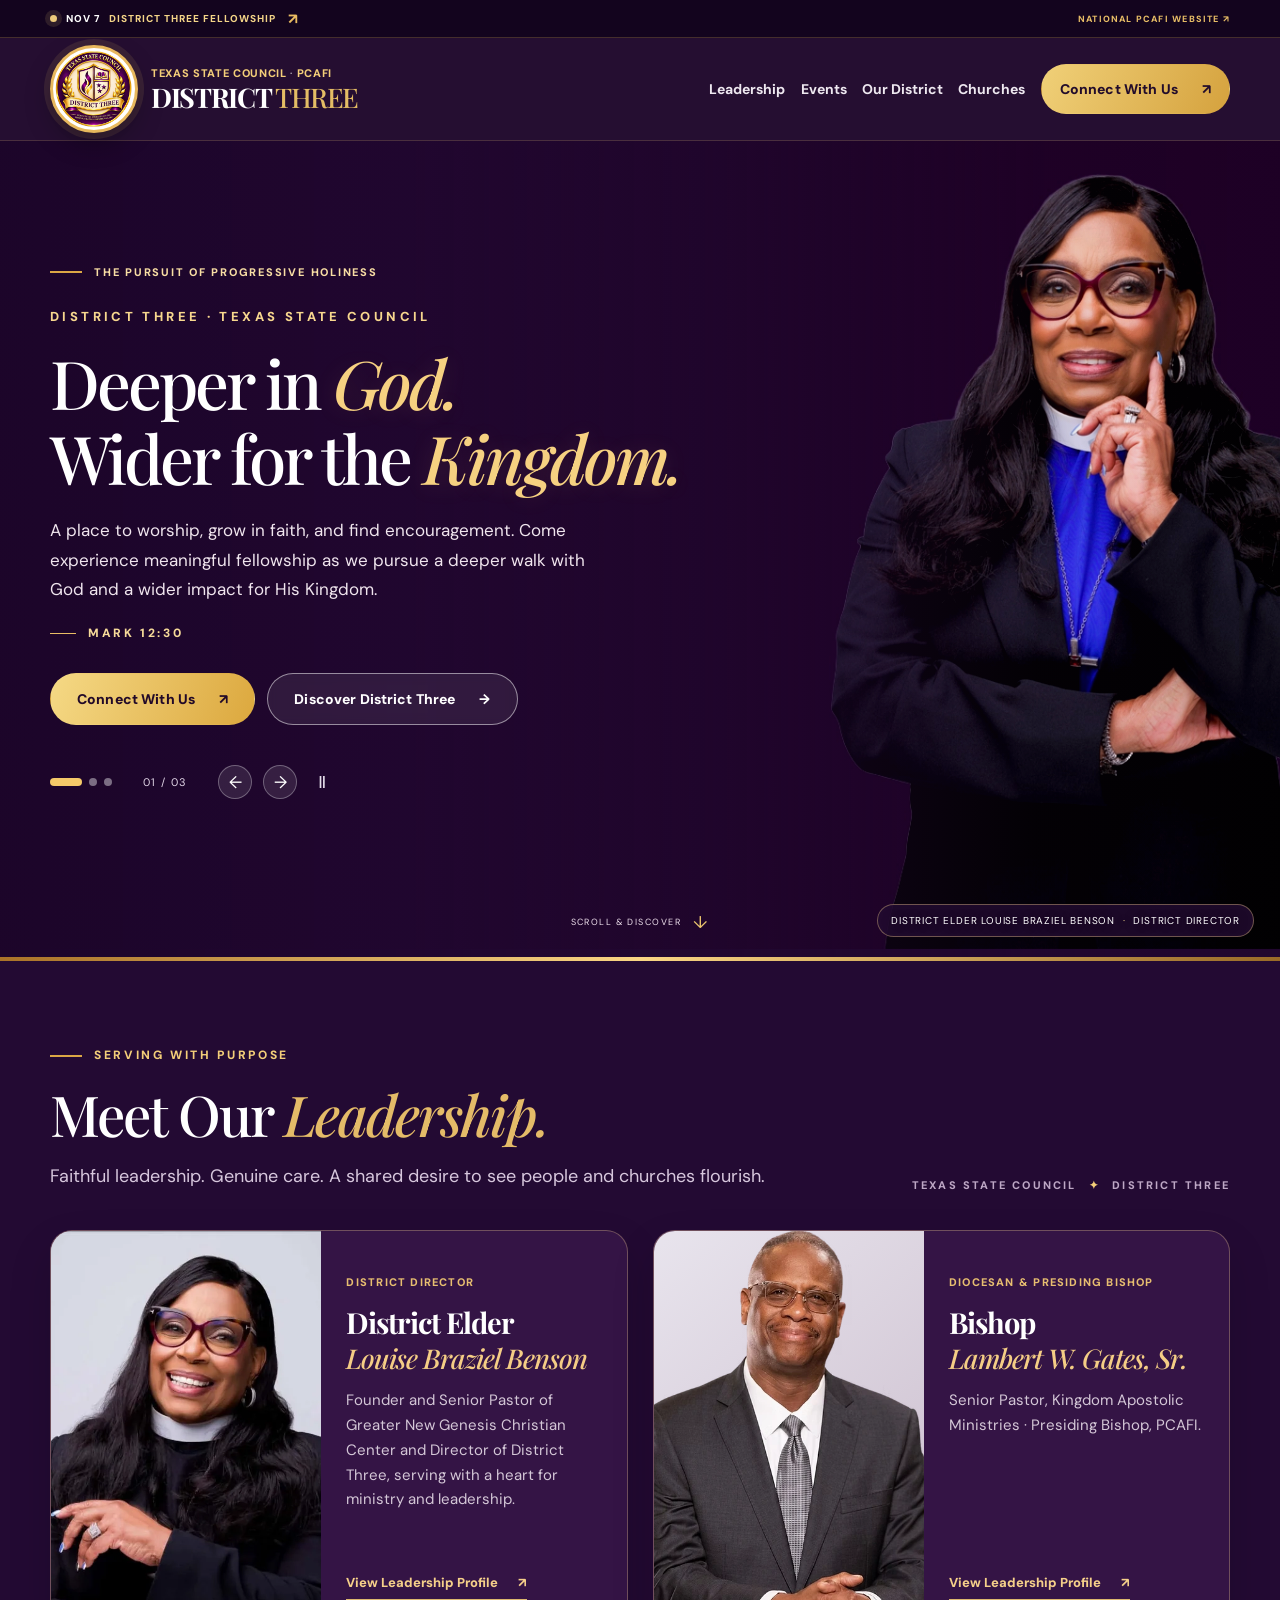
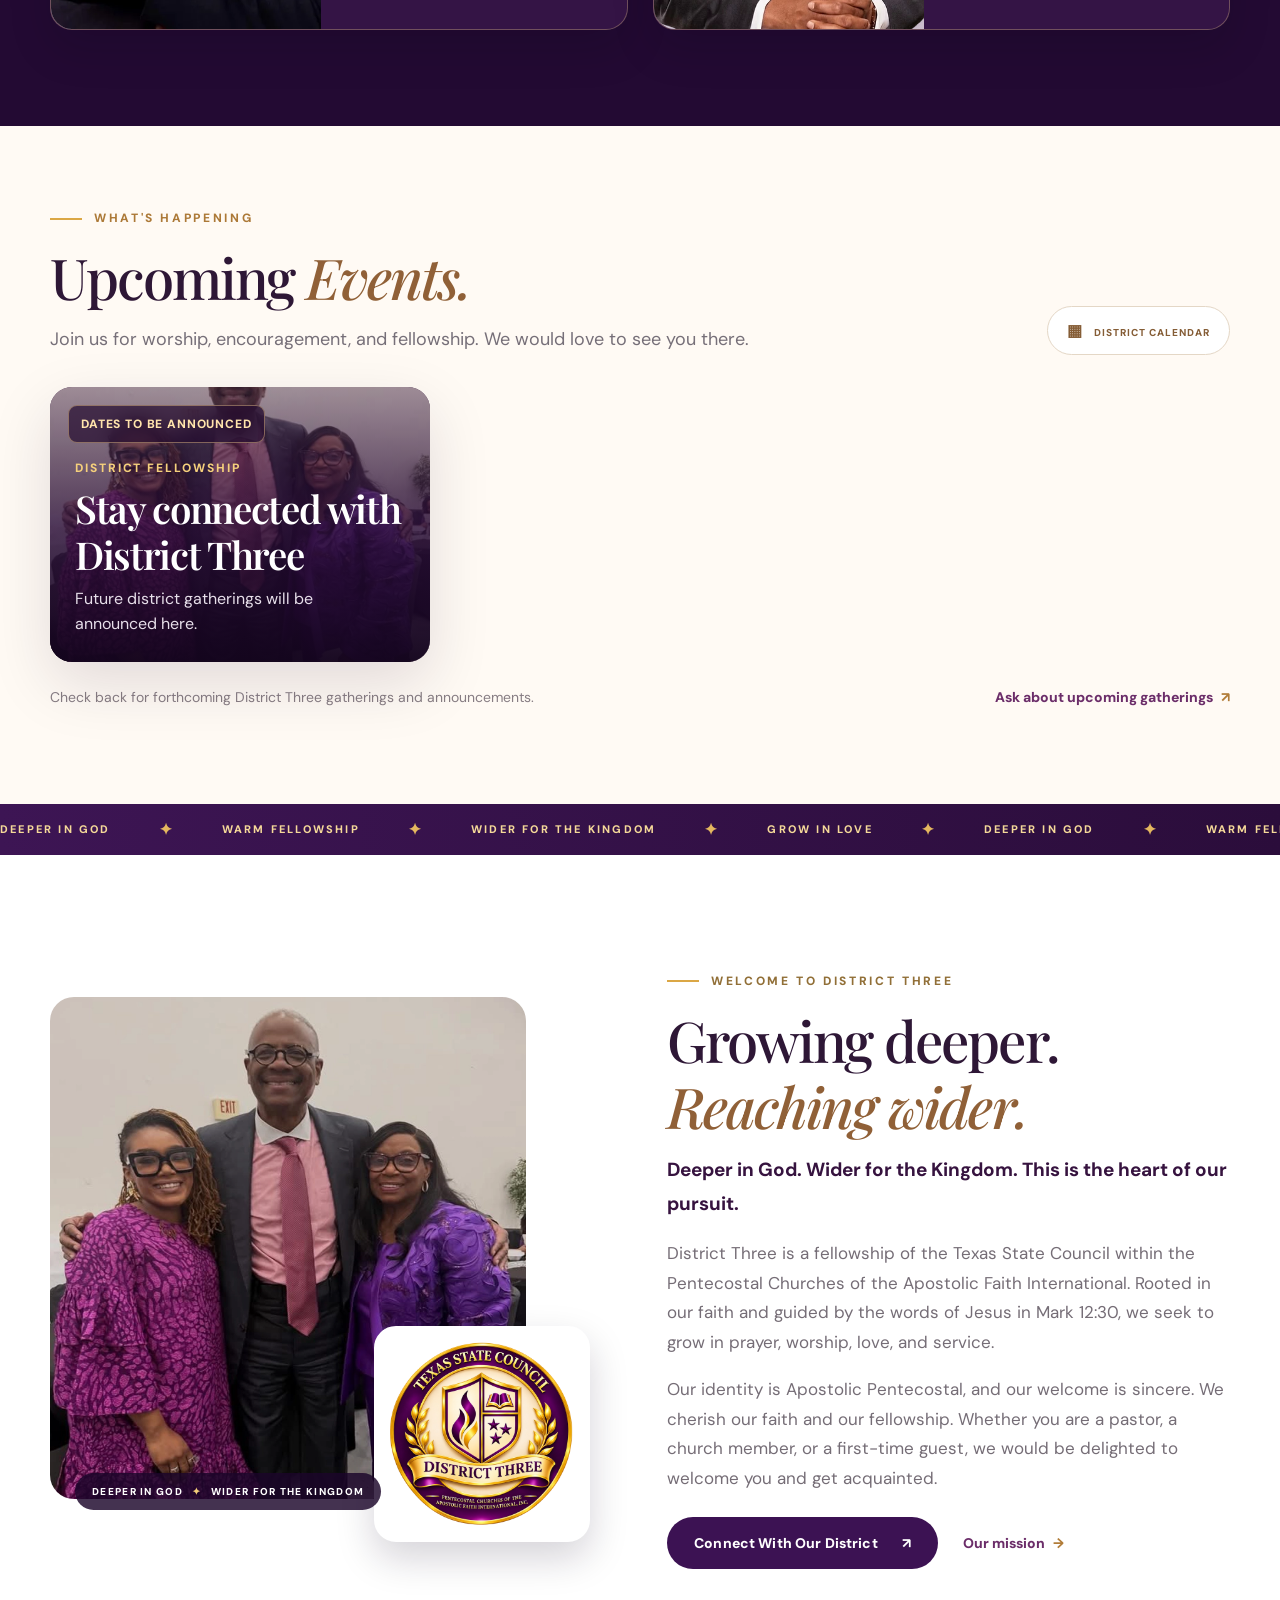
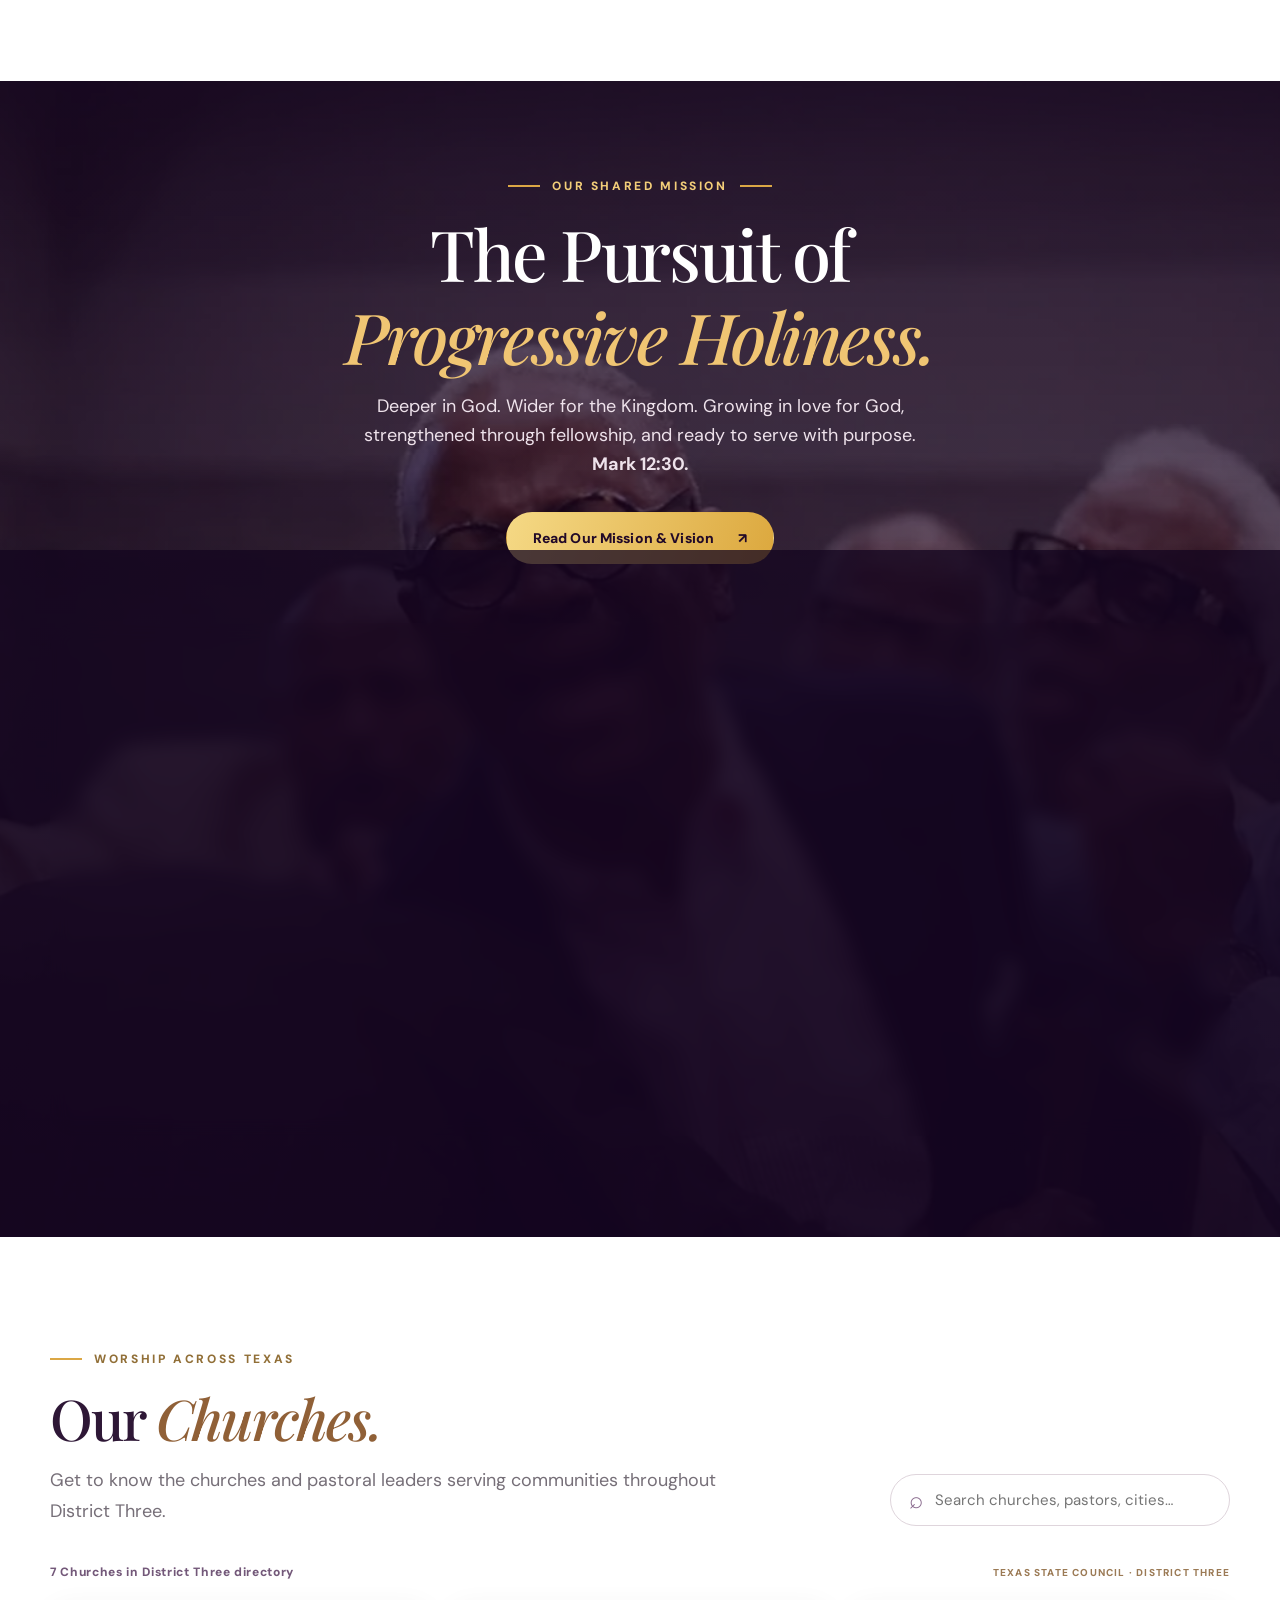
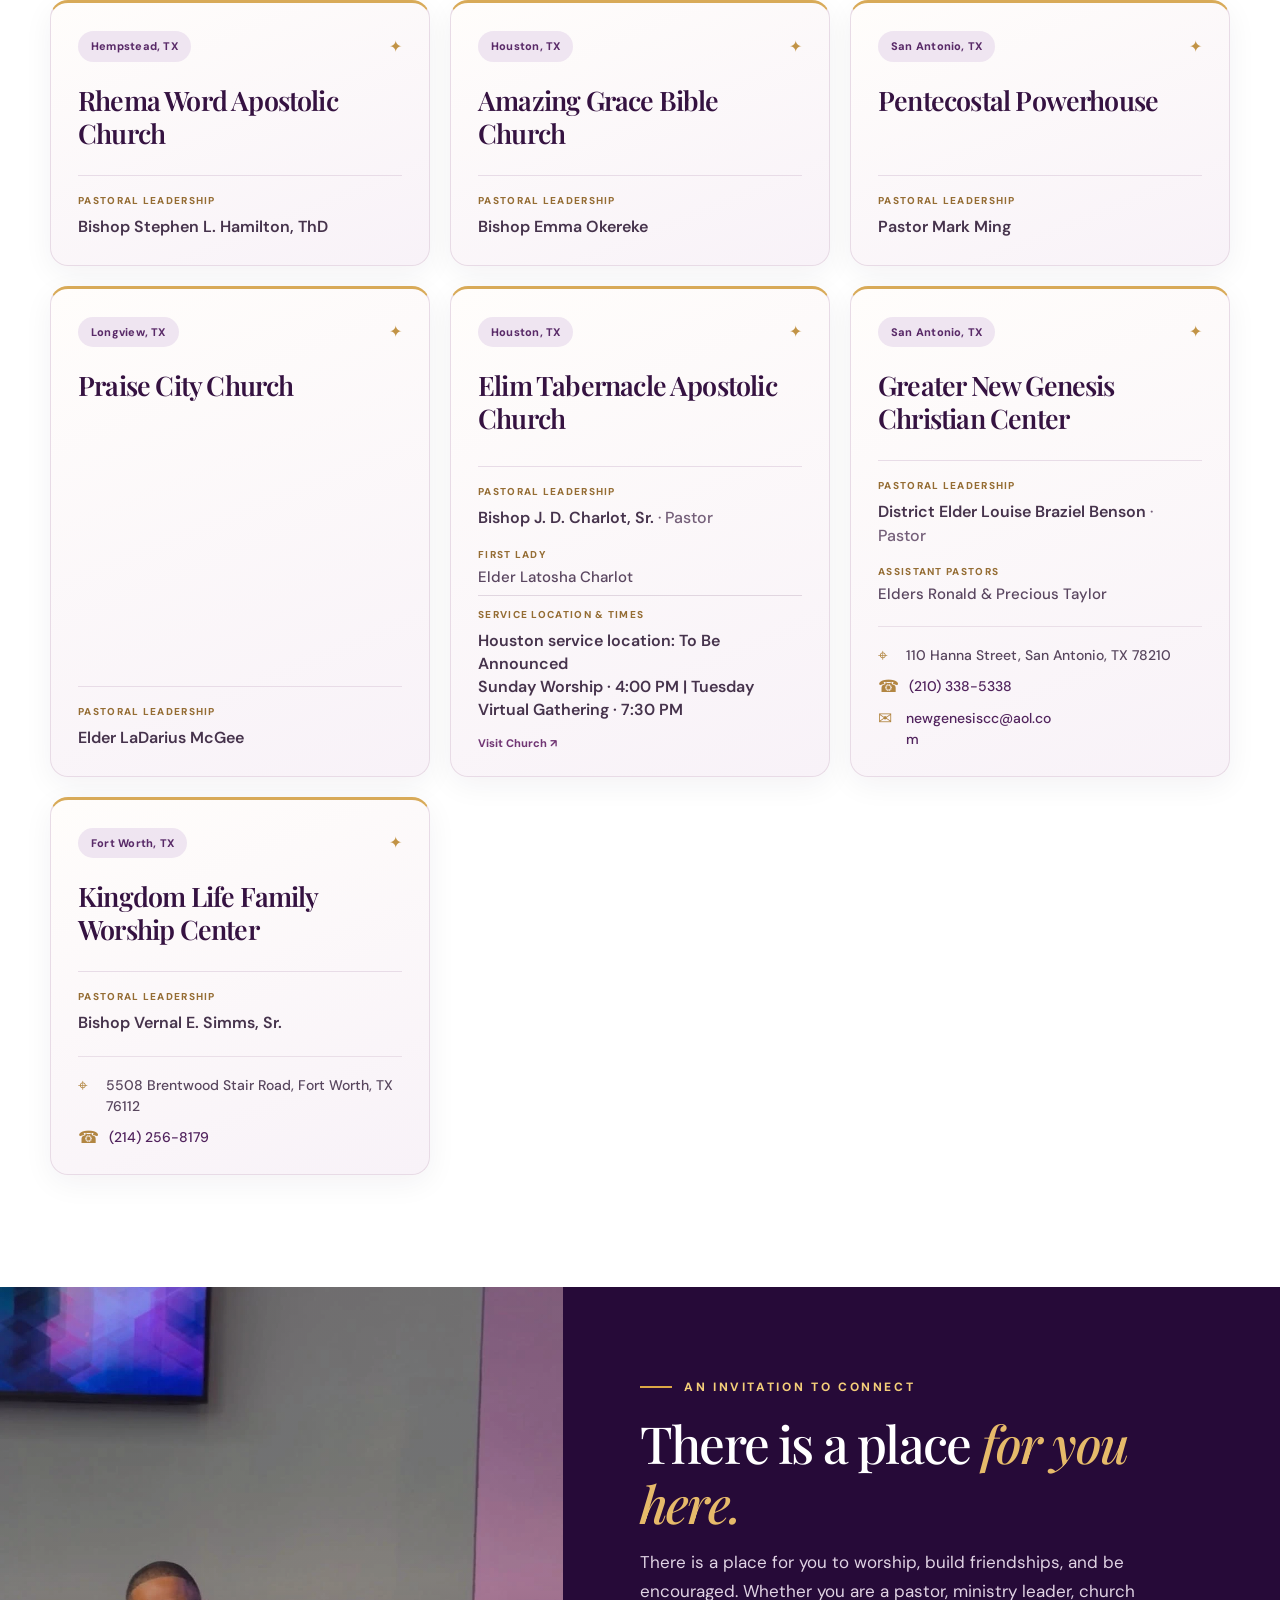
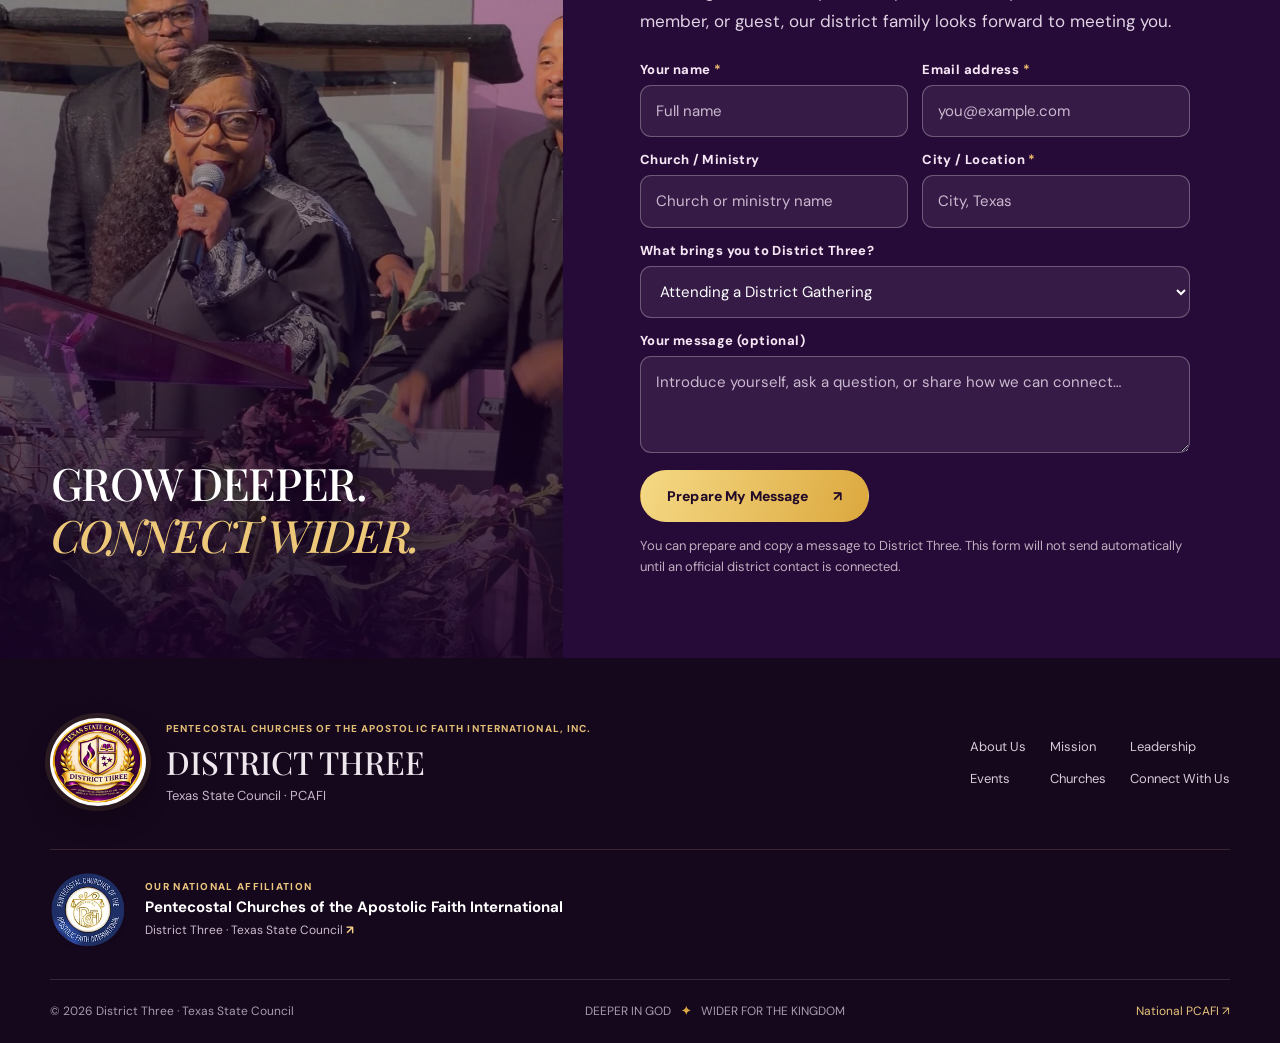
<file: index.html>
<!DOCTYPE html>

<html lang="en">
<head>
<meta charset="utf-8"/>
<meta content="width=device-width, initial-scale=1" name="viewport"/>
<meta content="#21072f" name="theme-color"/>
<meta content="The Pursuit of Progressive Holiness: Deeper in God. Wider for the Kingdom. District Three of the Texas State Council, PCAFI — Mark 12:30." name="description"/>
<meta content="District Three | Texas State Council · PCAFI" property="og:title"/>
<meta content="Deeper in God. Wider for the Kingdom. The Pursuit of Progressive Holiness · Mark 12:30." property="og:description"/>
<meta content="website" property="og:type"/>
<link href="assets/district-three-crest.webp" rel="icon" type="image/webp"/>
<link href="https://fonts.googleapis.com" rel="preconnect"/>
<link crossorigin="" href="https://fonts.gstatic.com" rel="preconnect"/>
<link href="https://fonts.googleapis.com/css2?family=DM+Sans:wght@400;500;600;700;800&amp;family=Playfair+Display:ital,wght@0,500;0,600;0,700;1,500;1,600&amp;display=swap" rel="stylesheet"/>
<link href="styles.css" rel="stylesheet"/>
<script defer="" src="script.js"></script>
<title>District Three | Texas State Council · PCAFI</title>
</head>
<body>
<a class="skip-link" href="#main">Skip to main content</a>
<div aria-hidden="true" class="scroll-progress" id="scrollProgress"></div>
<div class="announcement"><div class="site-width announcement-inner"><a class="announcement-event" href="#events"><span class="announcement-pulse"></span><strong>NOV 7</strong> DISTRICT THREE FELLOWSHIP <span aria-hidden="true" class="announcement-arrow">↗</span></a><a class="announcement-national" href="https://www.pcafintl.org/" rel="noopener noreferrer" target="_blank">NATIONAL PCAFI WEBSITE <span aria-hidden="true">↗</span></a></div></div>
<header class="site-header" id="siteHeader">
<div class="site-width nav-inner">
<a aria-label="District Three, return to homepage" class="brand" href="#home">
<span class="brand-seal"><img alt="District Three Texas State Council PCAFI crest" height="65" src="assets/district-three-crest.webp" width="65"/></span>
<span class="brand-words"><small>TEXAS STATE COUNCIL <b>·</b> PCAFI</small><strong>DISTRICT <em>THREE</em></strong></span>
</a>
<button aria-controls="mainNav" aria-expanded="false" aria-label="Open navigation" class="menu-toggle" id="menuToggle" type="button"><span></span><span></span><span></span></button>
<nav aria-label="Main navigation" class="main-nav" id="mainNav"><a href="#leadership">Leadership</a><a href="#events">Events</a><a href="#about">Our District</a><a href="#churches">Churches</a><a class="nav-join" href="#connect">Connect With Us <span aria-hidden="true">↗</span></a></nav>
</div>
</header>
<main id="main">
<section aria-label="District Three welcome" class="hero" id="home">
<div aria-hidden="true" class="hero-backdrop" data-parallax="0.12"></div>
<div aria-hidden="true" class="hero-shade"></div>
<div class="hero-mobile-photo" aria-hidden="true"><img src="assets/director-hero.webp" alt=""/></div>
<div class="site-width hero-content">
<div class="hero-intro"><span class="line"></span> THE PURSUIT OF PROGRESSIVE HOLINESS</div>
<div aria-live="off" class="hero-carousel">
<div class="slide-copy" id="heroSlideCopy">
<p class="hero-kicker" id="slideKicker">DISTRICT THREE · TEXAS STATE COUNCIL</p>
<h1 id="slideTitle">Deeper in <em>God.</em><br/>Wider for the <em>Kingdom.</em></h1>
<p class="hero-description" id="slideDescription">A place to worship, grow in faith, and find encouragement. Come experience meaningful fellowship as we pursue a deeper walk with God and a wider impact for His Kingdom.</p>
<div class="hero-scripture"><span class="hero-scripture-line"></span> MARK 12:30</div>
</div>
<div class="hero-actions"><a class="button button-gold" href="#connect" id="slideButton">Connect With Us <span aria-hidden="true">↗</span></a><a class="button button-glass" href="#about">Discover District Three <span aria-hidden="true">→</span></a></div>
</div>
<div class="hero-controls"><div aria-label="Choose a featured message" class="hero-dots" role="group"><button aria-label="Featured message 1" aria-pressed="true" class="hero-dot is-active" data-slide="0" type="button"></button><button aria-label="Featured message 2" aria-pressed="false" class="hero-dot" data-slide="1" type="button"></button><button aria-label="Featured message 3" aria-pressed="false" class="hero-dot" data-slide="2" type="button"></button></div><span class="slide-counter" id="slideCounter">01 / 03</span><button aria-label="Previous featured message" class="round-arrow" id="heroPrev" type="button">←</button><button aria-label="Next featured message" class="round-arrow" id="heroNext" type="button">→</button><button aria-label="Pause rotating messages" class="slide-pause" id="slidePause" type="button">Ⅱ</button></div>
</div>

<div class="hero-photo-note">DISTRICT ELDER LOUISE BRAZIEL BENSON <span>·</span> DISTRICT DIRECTOR</div>
<a class="hero-scroll-label" href="#leadership"><span>SCROLL &amp; DISCOVER</span><span aria-hidden="true">↓</span></a>
</section><section aria-labelledby="leadershipHeading" class="section leaders-section" id="leadership"><div class="site-width"><div class="section-top leaders-heading"><div><p class="eyebrow gold"><span class="line"></span> SERVING WITH PURPOSE</p><h2 id="leadershipHeading">Meet Our <em>Leadership.</em></h2><p class="section-lead">Faithful leadership. Genuine care. A shared desire to see people and churches flourish.</p></div><div class="leader-side-note">TEXAS STATE COUNCIL <span>✦</span> DISTRICT THREE</div></div><div class="leaders-grid"><article class="leader-card reveal"><div class="leader-photo"><img alt="District Elder Louise Braziel Benson" src="assets/louise-braziel.webp"/></div><div class="leader-card-body"><p class="leader-role">DISTRICT DIRECTOR</p><h3>District Elder<br/><em>Louise Braziel Benson</em></h3><p>Founder and Senior Pastor of Greater New Genesis Christian Center and Director of District Three, serving with a heart for ministry and leadership.</p><button class="leader-link" data-leader="braziel" type="button">View Leadership Profile <span aria-hidden="true">↗</span></button></div></article><article class="leader-card reveal"><div class="leader-photo gates-photo"><img alt="Bishop Lambert W. Gates, Sr." src="assets/lambert-gates.webp"/></div><div class="leader-card-body"><p class="leader-role">DIOCESAN &amp; PRESIDING BISHOP</p><h3>Bishop<br/><em>Lambert W. Gates, Sr.</em></h3><p>Senior Pastor, Kingdom Apostolic Ministries · Presiding Bishop, PCAFI.</p><button class="leader-link" data-leader="gates" type="button">View Leadership Profile <span aria-hidden="true">↗</span></button></div></article></div></div></section>
<!-- A signature floating event rail bridges the immersive header and main content. -->

<section aria-labelledby="eventsHeading" class="events-section section" id="events">
<div class="site-width">
<div class="section-top events-top"><div><p class="eyebrow gold"><span class="line"></span> WHAT'S HAPPENING</p><h2 id="eventsHeading">Upcoming <em>Events.</em></h2><p class="section-lead">Join us for worship, encouragement, and fellowship. We would love to see you there.</p></div><span class="calendar-tag"><span aria-hidden="true">▦</span> DISTRICT CALENDAR</span></div>
<div aria-live="polite" class="events-grid" id="eventsContainer"></div>
<div class="events-carousel-nav" id="eventsCarouselNav" aria-label="Browse upcoming events">
  <span class="events-carousel-caption">BROWSE OUR EVENTS</span>
  <div class="events-carousel-actions">
    <button class="events-carousel-arrow" id="eventsPrev" type="button" aria-label="Previous event">←</button>
    <span class="events-carousel-count" id="eventsCount" aria-live="polite">01 / 02</span>
    <button class="events-carousel-arrow" id="eventsNext" type="button" aria-label="Next event">→</button>
  </div>
</div>
<div class="events-foot"><p id="eventDisclosure">Saturday, November 7, 2026 · Greater New Genesis Christian Center · 110 Hanna St., San Antonio, TX 78210.</p><a class="text-arrow" href="#connect">Ask about upcoming gatherings <span aria-hidden="true">↗</span></a></div>
</div>
</section>
<div aria-hidden="true" class="moving-ribbon"><div class="ribbon-track"><span>DEEPER IN GOD</span><i>✦</i><span>WARM FELLOWSHIP</span><i>✦</i><span>WIDER FOR THE KINGDOM</span><i>✦</i><span>GROW IN LOVE</span><i>✦</i><span>DEEPER IN GOD</span><i>✦</i><span>WARM FELLOWSHIP</span><i>✦</i><span>WIDER FOR THE KINGDOM</span><i>✦</i><span>GROW IN LOVE</span><i>✦</i></div></div>

<section aria-labelledby="aboutHeading" class="section about-section" id="about">
<div class="site-width about-grid">
<div class="about-images reveal"><div class="about-photo"><img alt="Church leaders and members gathered in fellowship" src="assets/worship-close.webp"/></div><div class="about-photo-small"><img alt="District Three crest" src="assets/district-three-crest.webp"/></div><div class="about-photo-caption">DEEPER IN GOD <span>✦</span> WIDER FOR THE KINGDOM</div></div>
<div class="about-copy reveal"><p class="eyebrow"><span class="line"></span> WELCOME TO DISTRICT THREE</p><h2 id="aboutHeading">Growing deeper. <em>Reaching wider.</em></h2><p class="lead-strong">Deeper in God. Wider for the Kingdom. This is the heart of our pursuit.</p><p>District Three is a fellowship of the Texas State Council within the Pentecostal Churches of the Apostolic Faith International. Rooted in our faith and guided by the words of Jesus in Mark 12:30, we seek to grow in prayer, worship, love, and service.</p><p>Our identity is Apostolic Pentecostal, and our welcome is sincere. We cherish our faith and our fellowship. Whether you are a pastor, a church member, or a first-time guest, we would be delighted to welcome you and get acquainted.</p><div class="about-actions"><a class="button button-purple" href="#connect">Connect With Our District <span aria-hidden="true">↗</span></a><a class="text-arrow" href="#mission">Our mission <span aria-hidden="true">→</span></a></div></div>
</div>
</section>
<section aria-labelledby="missionHeading" class="parallax-statement" id="mission"><div aria-hidden="true" class="parallax-backdrop" data-parallax="0.10"></div><div aria-hidden="true" class="parallax-overlay"></div><div class="site-width parallax-inner reveal"><p class="eyebrow gold centered"><span class="line"></span> OUR SHARED MISSION <span class="line"></span></p><h2 id="missionHeading">The Pursuit of<br/><em>Progressive Holiness.</em></h2><p>Deeper in God. Wider for the Kingdom. Growing in love for God, strengthened through fellowship, and ready to serve with purpose. <strong>Mark 12:30.</strong></p><button class="button button-gold" id="openMission" type="button">Read Our Mission &amp; Vision <span aria-hidden="true">↗</span></button>
  <div class="mission-gallery media-strip gallery-strip" aria-labelledby="fellowshipHeading">
    <div class="media-heading-row">
      <div>
        <p class="eyebrow"><span class="line"></span> OUR MISSION IN MOMENTS</p>
        <h3 id="fellowshipHeading">Moments of <em>Fellowship.</em></h3>
        <p class="media-deck">A glimpse of worship, ministry, and the relationships that make our fellowship special.</p>
      </div>
      <div class="media-nav" aria-label="Browse moments of fellowship">
        <button type="button" id="galleryPrev" aria-label="Previous photo" class="media-arrow">←</button>
        <button type="button" id="galleryNext" aria-label="Next photo" class="media-arrow">→</button>
      </div>
    </div>
    <div id="galleryTrack" class="media-track gallery-track" role="region" aria-roledescription="carousel" aria-label="Moments of Fellowship photos" tabindex="0"></div>
    <p class="media-tip">Select a photograph to view it larger.</p>
  </div>
</div></section>



<section aria-labelledby="churchesHeading" class="churches-section section" id="churches"><div class="site-width"><div class="section-top"><div><p class="eyebrow"><span class="line"></span> WORSHIP ACROSS TEXAS</p><h2 id="churchesHeading">Our <em>Churches.</em></h2><p class="section-lead">Get to know the churches and pastoral leaders serving communities throughout District Three.</p></div><div class="directory-search"><label class="sr-only" for="churchSearch">Search church directory</label><span aria-hidden="true">⌕</span><input autocomplete="off" id="churchSearch" placeholder="Search churches, pastors, cities…" type="search"/></div></div><div aria-live="polite" class="church-results" id="churchResults"></div></div></section>
<section aria-labelledby="connectHeading" class="join-section" id="connect"><div class="join-visual"><img alt="Minister speaking during a church worship service" src="assets/worship-moment.webp"/><div class="join-visual-overlay"></div><div class="join-statement">GROW DEEPER.<br/><em>CONNECT WIDER.</em></div></div><div class="join-body"><p class="eyebrow gold"><span class="line"></span> AN INVITATION TO CONNECT</p><h2 id="connectHeading">There is a place <em>for you here.</em></h2><p>There is a place for you to worship, build friendships, and be encouraged. Whether you are a pastor, ministry leader, church member, or guest, our district family looks forward to meeting you.</p><form class="inquiry-form" id="inquiryForm"><div class="input-row"><div class="field"><label for="fullName">Your name <span>*</span></label><input autocomplete="name" id="fullName" name="fullName" placeholder="Full name" required=""/></div><div class="field"><label for="email">Email address <span>*</span></label><input autocomplete="email" id="email" name="email" placeholder="you@example.com" required="" type="email"/></div></div><div class="input-row"><div class="field"><label for="church">Church / Ministry</label><input id="church" name="church" placeholder="Church or ministry name"/></div><div class="field"><label for="city">City / Location <span>*</span></label><input id="city" name="city" placeholder="City, Texas" required=""/></div></div><div class="field"><label for="interest">What brings you to District Three?</label><select id="interest" name="interest"><option>Attending a District Gathering</option><option>Visiting or Attending a Service</option><option>Seeking Fellowship and Encouragement</option><option>Interested in PCAFI Fellowship</option><option>Church Planting / Ministry Support</option><option>General Question or Greeting</option></select></div><div class="field"><label for="message">Your message (optional)</label><textarea id="message" name="message" placeholder="Introduce yourself, ask a question, or share how we can connect…" rows="3"></textarea></div><button class="button button-gold form-submit" type="submit">Prepare My Message <span aria-hidden="true">↗</span></button><p class="form-note" id="formNote">You can prepare and copy a message to District Three. This form will not send automatically until an official district contact is connected.</p></form></div></section>
</main>
<footer class="site-footer"><div class="site-width"><div class="footer-main"><div class="footer-brand"><img alt="District Three crest" height="88" src="assets/district-three-crest.webp" width="88"/><div><small>PENTECOSTAL CHURCHES OF THE APOSTOLIC FAITH INTERNATIONAL, INC.</small><strong>DISTRICT THREE</strong><span>Texas State Council · PCAFI</span></div></div><div class="footer-links"><a href="#about">About Us</a><a href="#mission">Mission</a><a href="#leadership">Leadership</a><a href="#events">Events</a><a href="#churches">Churches</a><a href="#connect">Connect With Us</a></div></div><div class="national-affiliation"><a href="https://www.pcafintl.org/" target="_blank" rel="noopener noreferrer" class="national-affiliation-link"><img src="assets/national-pcafi-logo.png" alt="National seal of the Pentecostal Churches of the Apostolic Faith International" width="90" height="90" loading="lazy"><span class="national-affiliation-copy"><small>OUR NATIONAL AFFILIATION</small><strong>Pentecostal Churches of the Apostolic Faith International</strong><span>District Three · Texas State Council <b aria-hidden="true">↗</b></span></span></a></div><div class="footer-bottom"><span>© <span id="currentYear">2026</span> District Three · Texas State Council</span><span>DEEPER IN GOD <b>✦</b> WIDER FOR THE KINGDOM</span><a href="https://www.pcafintl.org/" rel="noopener noreferrer" target="_blank">National PCAFI ↗</a></div></div></footer>
<button aria-label="Back to top" class="back-to-top" id="backToTop" type="button">↑</button>
<div aria-live="polite" class="toast" id="toast" role="status"></div>

<dialog aria-labelledby="leaderDialogTitle" class="dialog" id="leaderDialog"><button aria-label="Close leadership profile" class="dialog-close" data-close="leaderDialog" type="button">×</button><div class="leader-dialog-layout"><img alt="" id="leaderDialogImage" src="assets/louise-braziel.webp"/><div><p class="eyebrow">LEADERSHIP PROFILE</p><p class="modal-role" id="leaderDialogRole"></p><h2 id="leaderDialogTitle"></h2><div id="leaderDialogText"></div></div></div></dialog>
<dialog aria-labelledby="missionDialogTitle" class="dialog mission-dialog" id="missionDialog"><button aria-label="Close mission statement" class="dialog-close" data-close="missionDialog" type="button">×</button><h2 id="missionDialogTitle">District Three · Mission &amp; Vision</h2><img alt="District Three mission, vision and core commitments infographic" src="assets/mission-statement.webp"/></dialog>

<dialog class="dialog flyer-dialog" id="flyerDialog" aria-labelledby="flyerDialogTitle">
  <button type="button" class="dialog-close" data-close="flyerDialog" aria-label="Close event flyers">×</button>
  <div class="media-heading-row flyer-dialog-heading">
    <div>
      <p class="eyebrow"><span class="line"></span> FROM DISTRICT THREE</p>
      <h2 id="flyerDialogTitle">Upcoming <em>Flyers.</em></h2>
      <p class="media-deck">District gatherings, fellowship notices, and announcements.</p>
    </div>
    <div class="media-nav" aria-label="Browse event flyers">
      <button type="button" id="flyerPrev" aria-label="Previous flyer" class="media-arrow">←</button>
      <button type="button" id="flyerNext" aria-label="Next flyer" class="media-arrow">→</button>
    </div>
  </div>
  <div id="flyerTrack" class="media-track flyer-track" role="region" aria-roledescription="carousel" aria-label="Event flyers" tabindex="0"></div>
  <p class="media-tip">Use the arrows or swipe to browse the flyers. Close this window to return to the website.</p>
</dialog>
<dialog class="dialog gallery-lightbox" id="galleryDialog" aria-labelledby="galleryDialogTitle">
  <button type="button" class="dialog-close" data-close="galleryDialog" aria-label="Close photo gallery">×</button>
  <figure><img id="galleryDialogImage" src="assets/worship-close.webp" alt=""/><figcaption><h2 id="galleryDialogTitle"></h2><p id="galleryDialogCaption"></p></figcaption></figure>
</dialog>
<dialog aria-labelledby="inquiryDialogTitle" class="dialog inquiry-dialog" id="inquiryDialog"><button aria-label="Close prepared inquiry" class="dialog-close" data-close="inquiryDialog" type="button">×</button><p class="eyebrow">DISTRICT THREE CONNECTION</p><h2 id="inquiryDialogTitle">Your message is ready.</h2><p id="inquiryDialogInstructions">Your message has not been sent. Copy or download it to share with approved district leadership.</p><textarea aria-label="Prepared pastoral inquiry" id="preparedInquiry" readonly="" rows="11"></textarea><div class="modal-actions"><button class="button button-purple" id="copyInquiry" type="button">Copy Message</button><button class="button button-outline" id="downloadInquiry" type="button">Download Text</button><a class="button button-outline" hidden="" href="#" id="emailInquiry">Email District ↗</a></div></dialog>
</body>
</html>
</file>
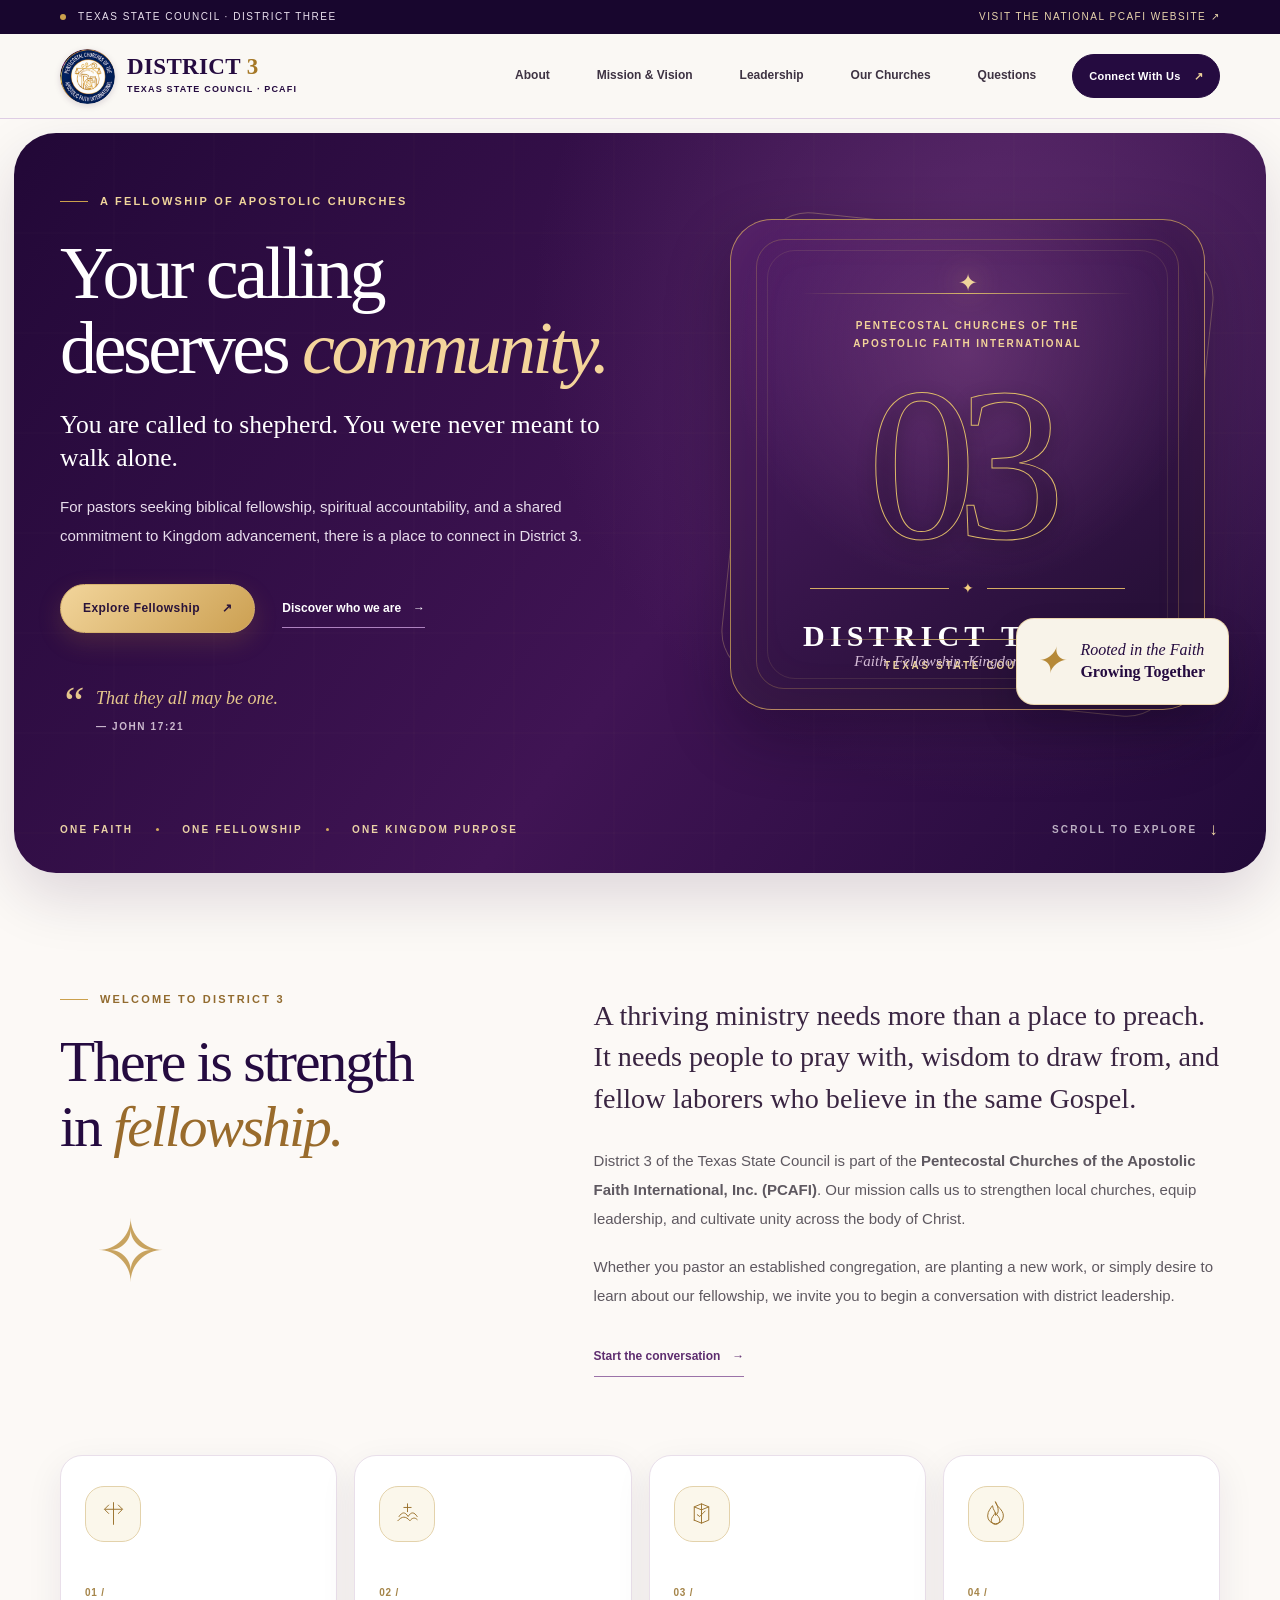
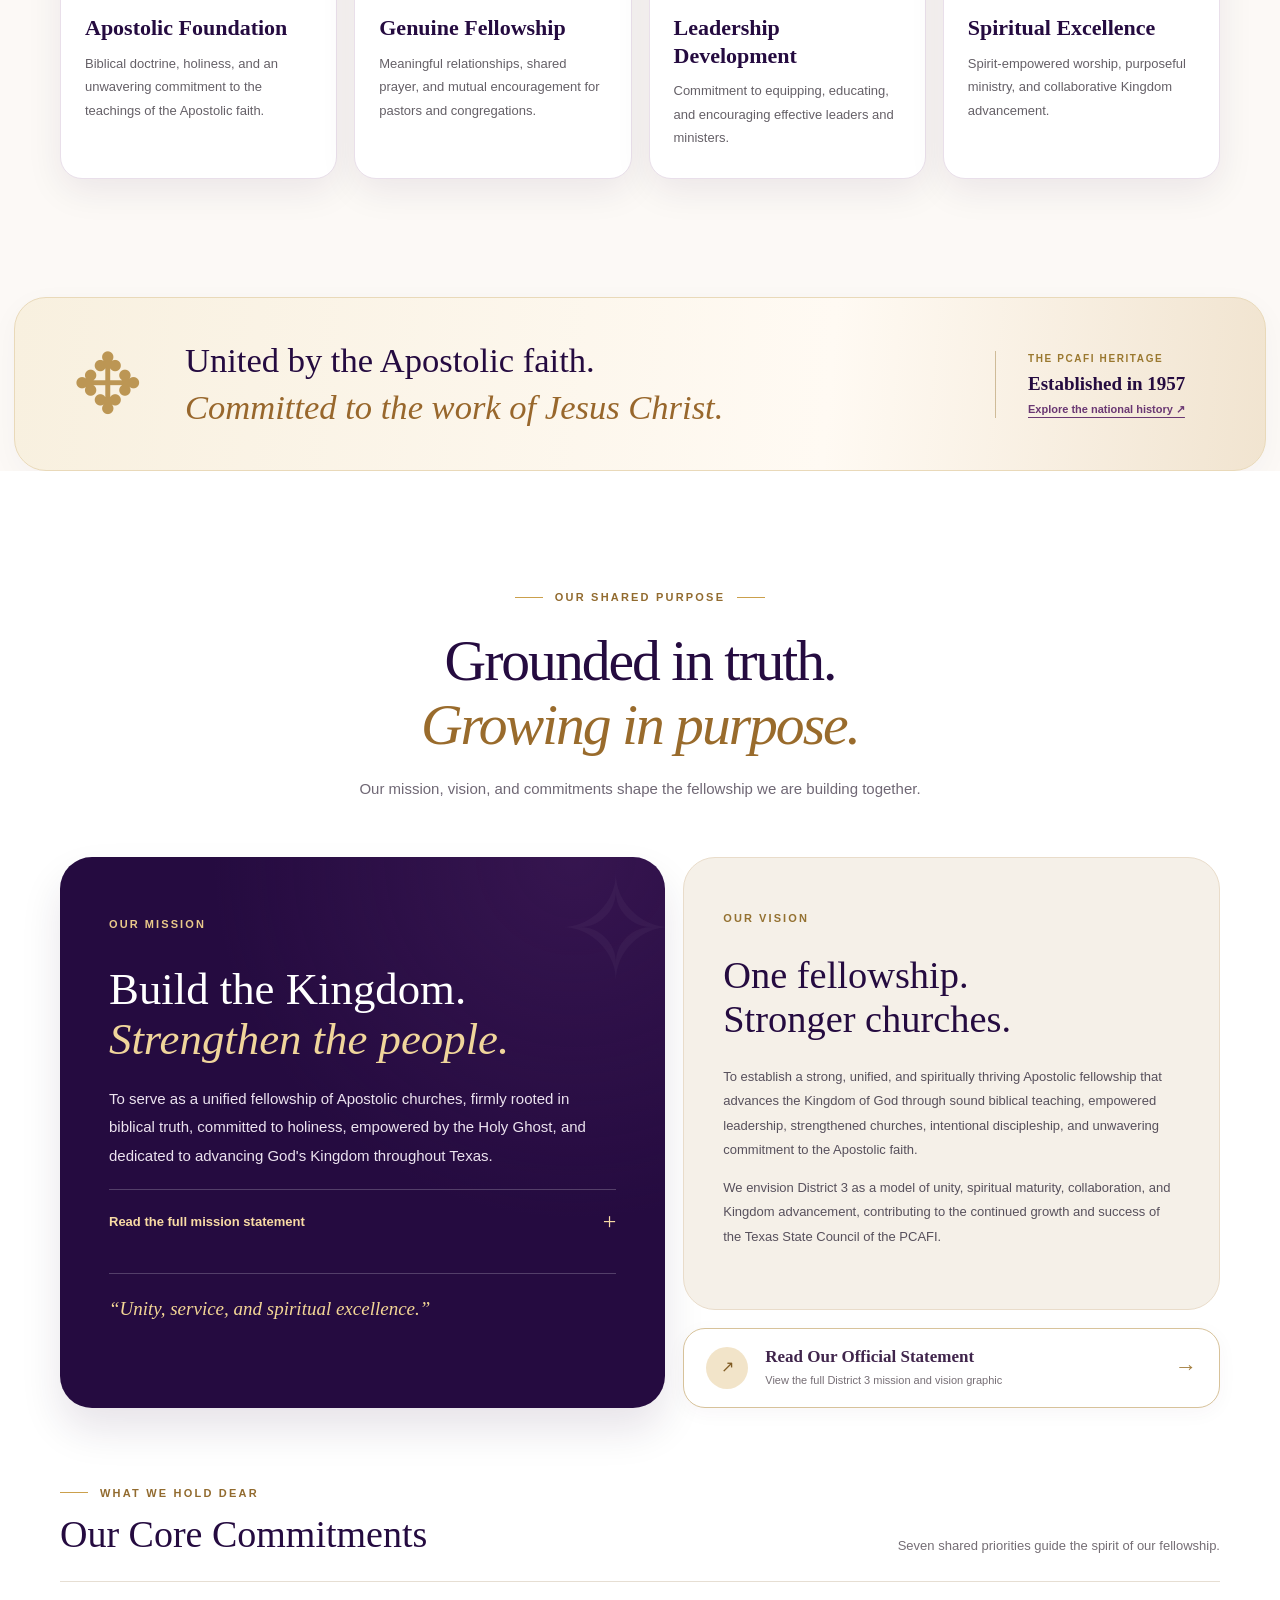
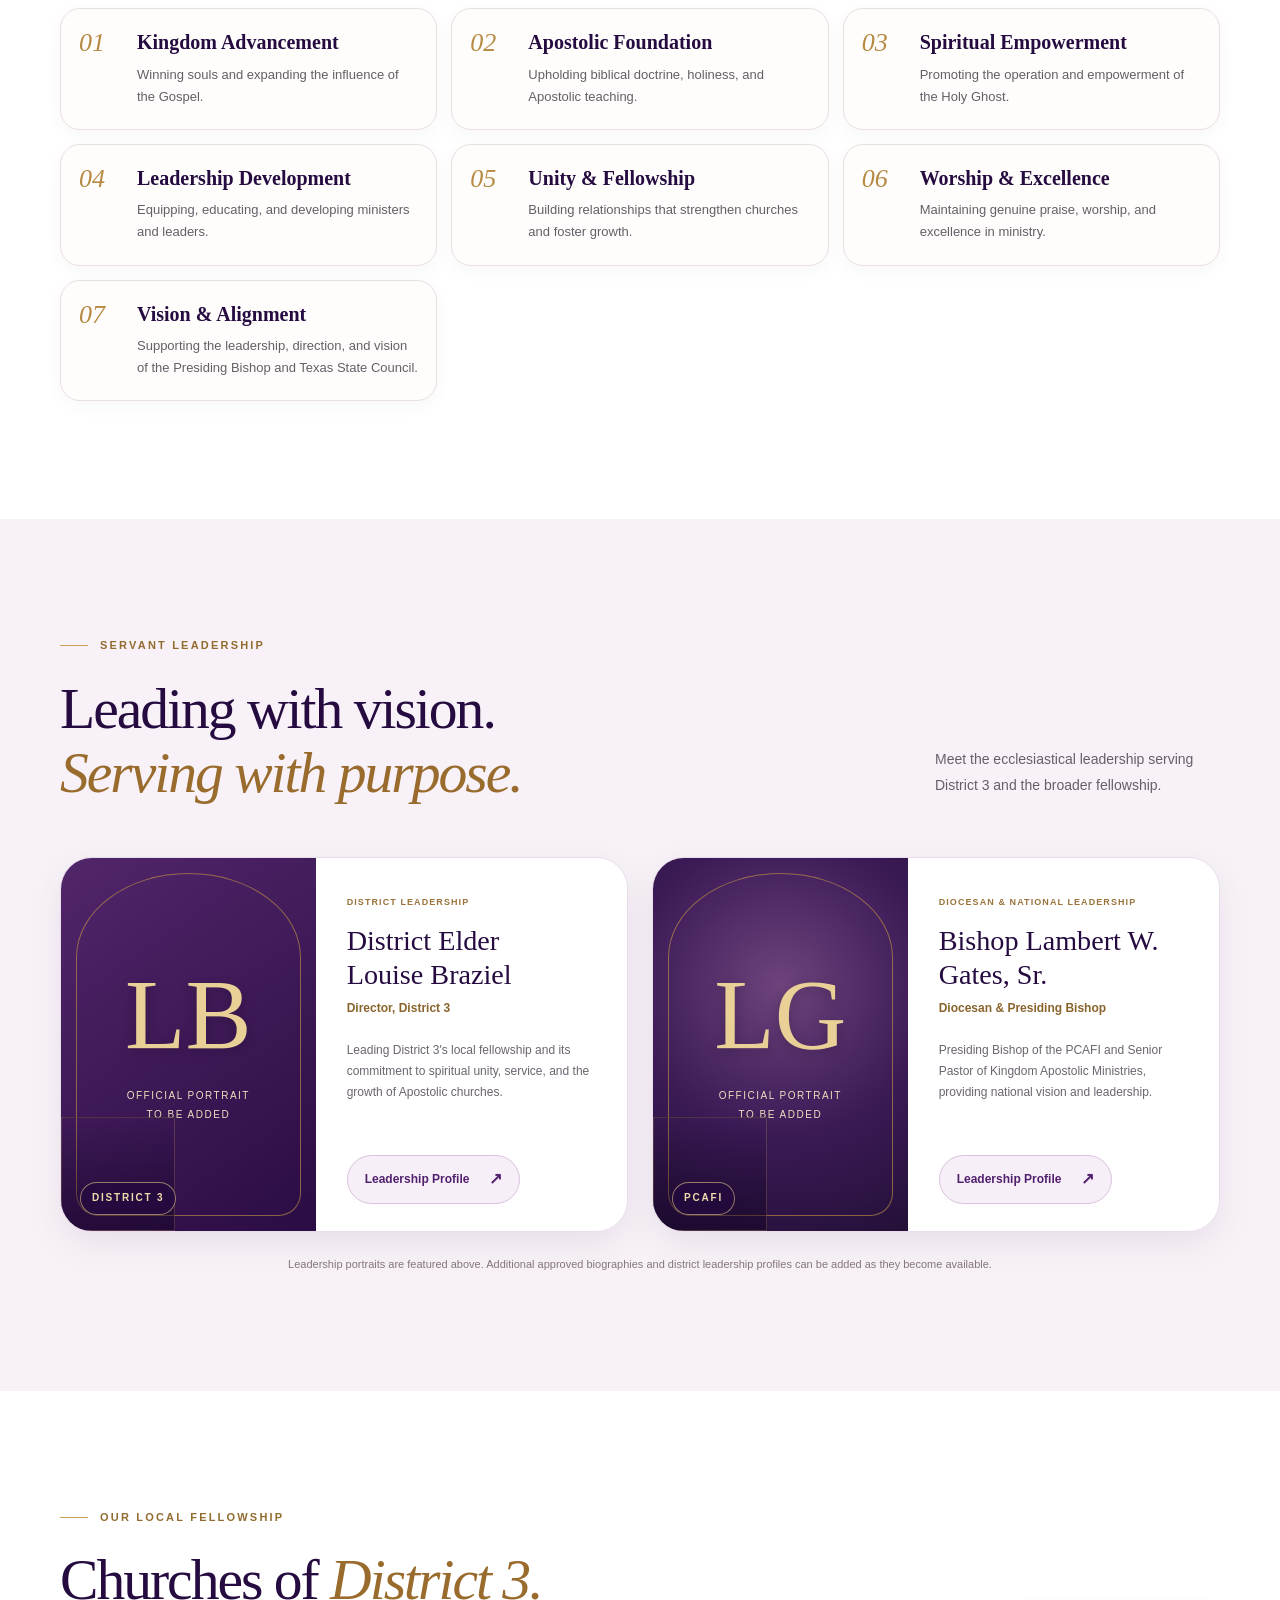
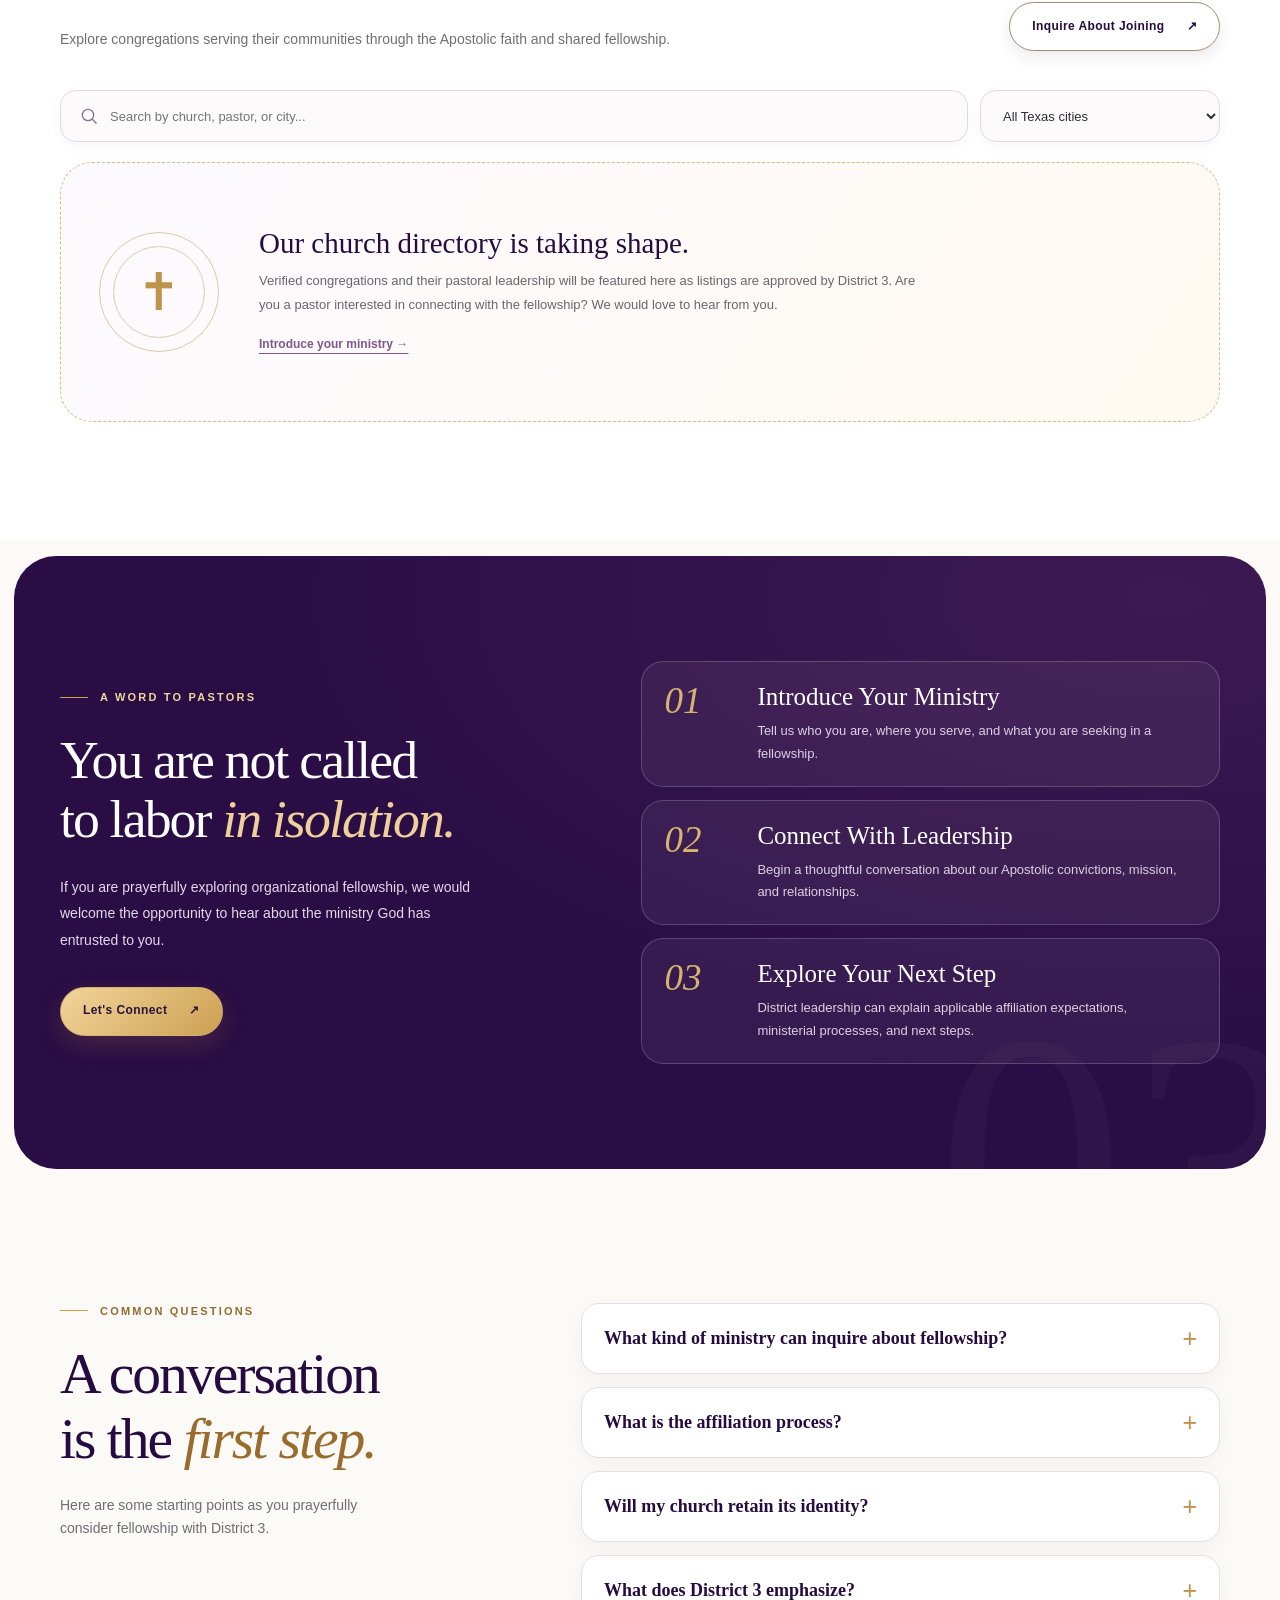
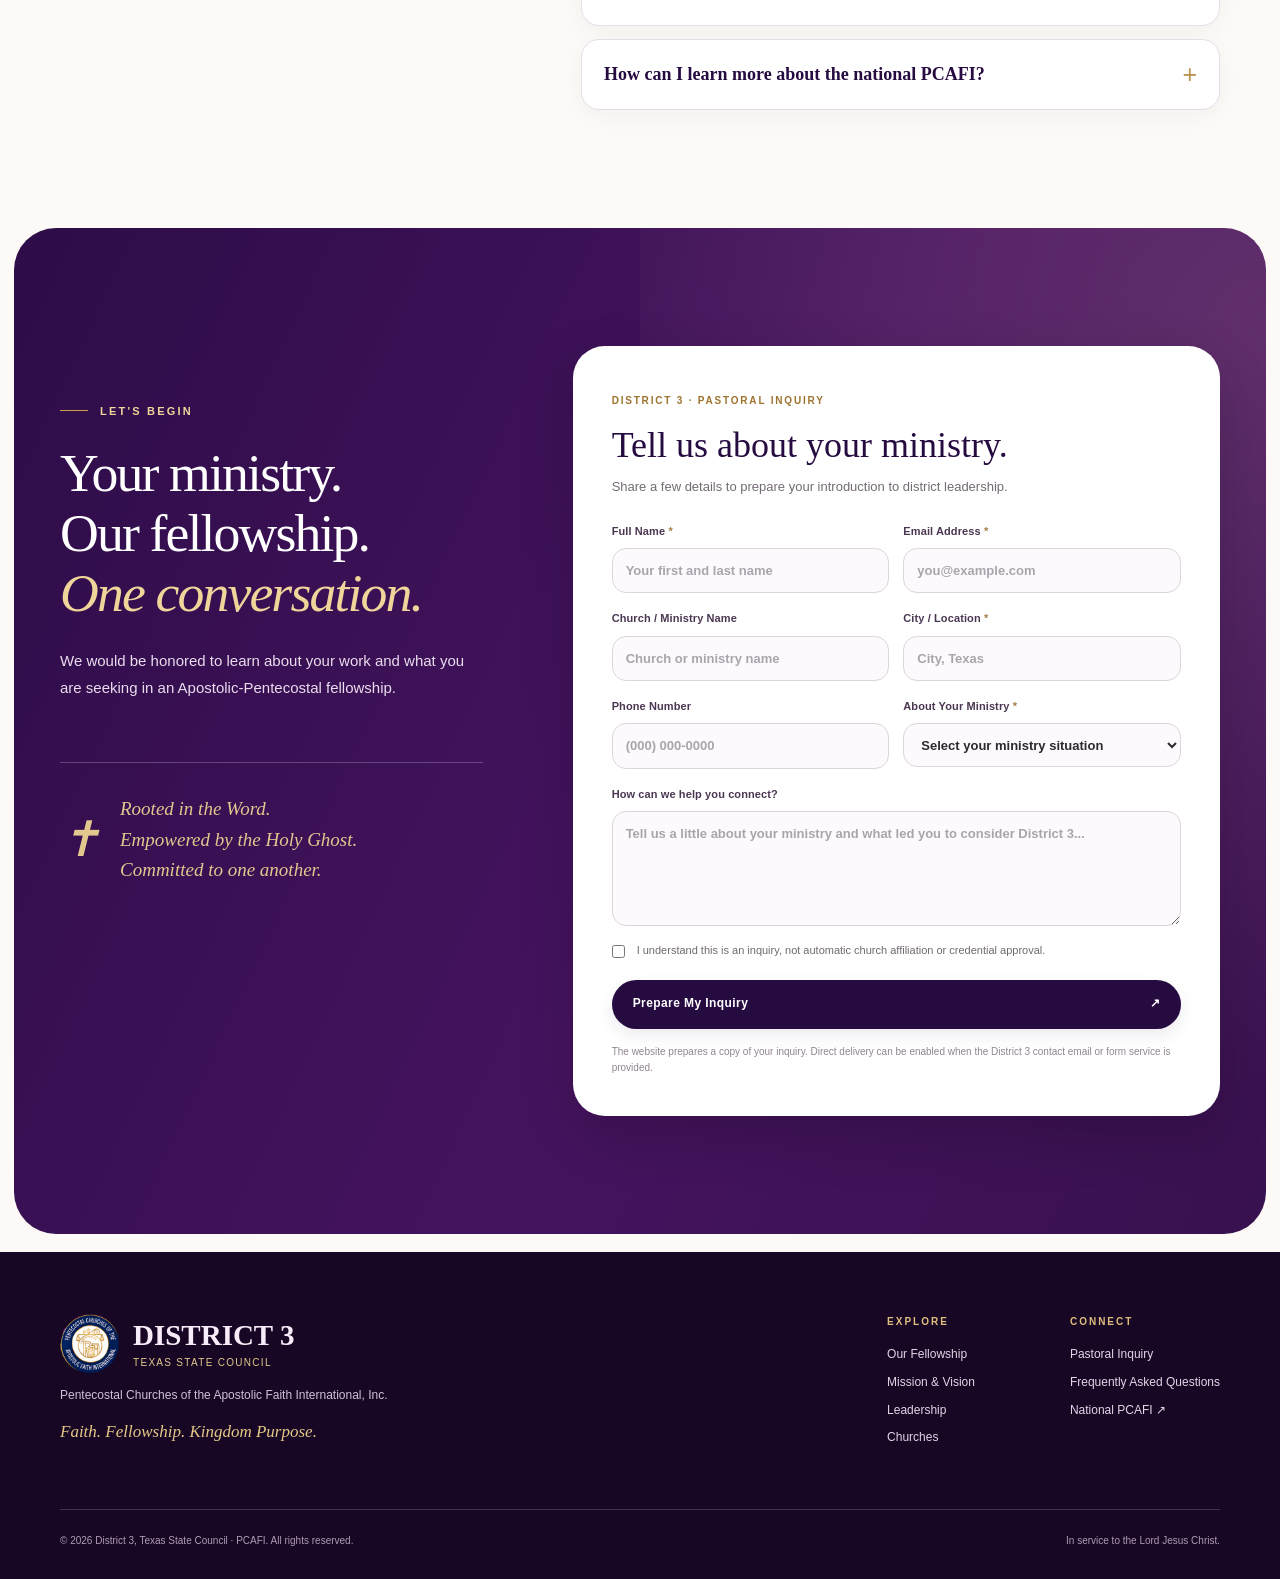
<file: district3-website-leadership/index.html>
<!doctype html>
<html lang="en">
<head>
  <meta charset="utf-8">
  <meta name="viewport" content="width=device-width, initial-scale=1">
  <meta name="theme-color" content="#250b40">
  <meta name="description" content="District 3 of the Texas State Council, Pentecostal Churches of the Apostolic Faith International. Explore our fellowship, meet our leadership, and begin a conversation about your ministry.">
  <meta property="og:title" content="District 3 | Texas State Council | PCAFI">
  <meta property="og:description" content="Rooted in the Apostolic faith. United for Kingdom advancement. A place for pastors and churches to belong, connect, and grow.">
  <meta property="og:type" content="website">
  <title>District 3 | Texas State Council · PCAFI</title>
  <link rel="icon" type="image/png" href="assets/district-3-seal.png">
  <link rel="stylesheet" href="styles.css">
  <script src="script.js" defer></script>
</head>
<body>
  <a class="skip-link" href="#main">Skip to main content</a>
  <div id="scrollProgress" class="scroll-progress" aria-hidden="true"></div>

  <div class="topline">
    <div class="container topline-inner">
      <span><span class="topline-dot"></span> Texas State Council · District Three</span>
      <a href="https://www.pcafintl.org/" target="_blank" rel="noopener noreferrer">Visit the National PCAFI Website <span aria-hidden="true">↗</span></a>
    </div>
  </div>

  <header class="site-header" id="siteHeader">
    <div class="container nav-wrap">
      <a class="brand" href="#home" aria-label="District 3, back to top">
        <img src="assets/district-3-seal.png" alt="Pentecostal Churches of the Apostolic Faith International seal" width="60" height="60">
        <span class="brand-wordmark"><strong>DISTRICT <em>3</em></strong><small>TEXAS STATE COUNCIL · PCAFI</small></span>
      </a>
      <button class="nav-toggle" id="navToggle" type="button" aria-controls="navMenu" aria-expanded="false" aria-label="Open navigation">
        <span></span><span></span><span></span>
      </button>
      <nav class="main-nav" id="navMenu" aria-label="Main navigation">
        <a href="#about">About</a>
        <a href="#mission">Mission &amp; Vision</a>
        <a href="#leadership">Leadership</a>
        <a href="#churches">Our Churches</a>
        <a href="#questions">Questions</a>
        <a class="nav-cta" href="#connect">Connect With Us <span aria-hidden="true">↗</span></a>
      </nav>
    </div>
  </header>

  <main id="main">
    <section class="hero" id="home" aria-labelledby="heroTitle">
      <div class="hero-lines" aria-hidden="true"></div>
      <div class="container hero-grid">
        <div class="hero-copy reveal">
          <div class="eyebrow light"><span class="eyebrow-line"></span> A Fellowship of Apostolic Churches</div>
          <h1 id="heroTitle">Your calling<br>deserves <span>community.</span></h1>
          <p class="hero-lead">You are called to shepherd. You were never meant to walk alone.</p>
          <p class="hero-intro">For pastors seeking biblical fellowship, spiritual accountability, and a shared commitment to Kingdom advancement, there is a place to connect in District 3.</p>
          <div class="hero-actions">
            <a class="btn btn-gold" href="#connect">Explore Fellowship <span aria-hidden="true">↗</span></a>
            <a class="text-link light-link" href="#about">Discover who we are <span aria-hidden="true">→</span></a>
          </div>
          <div class="hero-verse"><span class="verse-mark">“</span><span>That they all may be one.<small>— John 17:21</small></span></div>
        </div>
        <div class="hero-art reveal delay-1" aria-label="District 3 fellowship emblem">
          <div class="hero-art-inner">
            <div class="art-arc art-arc-one"></div><div class="art-arc art-arc-two"></div>
            <span class="art-sun" aria-hidden="true">✦</span>
            <div class="art-topline">PENTECOSTAL CHURCHES OF THE APOSTOLIC FAITH INTERNATIONAL</div>
            <div class="art-three">03</div>
            <div class="art-rule"><span>✦</span></div>
            <div class="art-district">DISTRICT THREE</div>
            <div class="art-location">TEXAS STATE COUNCIL</div>
            <div class="art-footnote">Faith. Fellowship. Kingdom Purpose.</div>
          </div>
          <div class="hero-corner-tag"><span class="tag-sparkle">✦</span><span>Rooted in the Faith<br><strong>Growing Together</strong></span></div>
        </div>
      </div>
      <div class="hero-bottom container"><span>ONE FAITH</span><i></i><span>ONE FELLOWSHIP</span><i></i><span>ONE KINGDOM PURPOSE</span><span class="hero-scroll">SCROLL TO EXPLORE <b aria-hidden="true">↓</b></span></div>
    </section>

    <section class="section welcome" id="about" aria-labelledby="aboutTitle">
      <div class="container welcome-grid">
        <div class="section-side reveal">
          <div class="eyebrow"><span class="eyebrow-line"></span> Welcome to District 3</div>
          <h2 id="aboutTitle">There is strength<br>in <em>fellowship.</em></h2>
          <div class="side-flourish" aria-hidden="true">✧</div>
        </div>
        <div class="welcome-body reveal delay-1">
          <p class="statement">A thriving ministry needs more than a place to preach. It needs people to pray with, wisdom to draw from, and fellow laborers who believe in the same Gospel.</p>
          <p>District 3 of the Texas State Council is part of the <strong>Pentecostal Churches of the Apostolic Faith International, Inc. (PCAFI)</strong>. Our mission calls us to strengthen local churches, equip leadership, and cultivate unity across the body of Christ.</p>
          <p>Whether you pastor an established congregation, are planting a new work, or simply desire to learn about our fellowship, we invite you to begin a conversation with district leadership.</p>
          <a class="text-link dark-link" href="#connect">Start the conversation <span aria-hidden="true">→</span></a>
        </div>
      </div>
      <div class="container value-grid" aria-label="Our fellowship values">
        <article class="value-card reveal"><div class="value-icon" aria-hidden="true"><svg viewBox="0 0 48 48"><path d="M24 6v36M10 17h28M16 10l-7 7 7 7M32 10l7 7-7 7"/></svg></div><span class="value-num">01 /</span><h3>Apostolic Foundation</h3><p>Biblical doctrine, holiness, and an unwavering commitment to the teachings of the Apostolic faith.</p></article>
        <article class="value-card reveal delay-1"><div class="value-icon" aria-hidden="true"><svg viewBox="0 0 48 48"><path d="M10 29c5-8 10-8 15 0 5-8 10-8 15 0M8 36c7-8 13-8 20 0 4-5 8-6 12-2M24 8v13M18 14h12"/></svg></div><span class="value-num">02 /</span><h3>Genuine Fellowship</h3><p>Meaningful relationships, shared prayer, and mutual encouragement for pastors and congregations.</p></article>
        <article class="value-card reveal delay-2"><div class="value-icon" aria-hidden="true"><svg viewBox="0 0 48 48"><path d="M12 35V13l12-5 12 5v22l-12 5-12-5zM24 8v32M12 13l12 5 12-5M17 26l4 3 9-9"/></svg></div><span class="value-num">03 /</span><h3>Leadership Development</h3><p>Commitment to equipping, educating, and encouraging effective leaders and ministers.</p></article>
        <article class="value-card reveal delay-3"><div class="value-icon" aria-hidden="true"><svg viewBox="0 0 48 48"><path d="M24 5c2 9 13 12 13 23a13 13 0 1 1-26 0c0-8 6-14 8-17 1 8 6 10 5 16 6-3 6-12 0-22zM24 23c3 5 7 7 7 12a7 7 0 0 1-14 0c0-4 4-8 7-12z"/></svg></div><span class="value-num">04 /</span><h3>Spiritual Excellence</h3><p>Spirit-empowered worship, purposeful ministry, and collaborative Kingdom advancement.</p></article>
      </div>
    </section>

    <section class="identity-band" aria-label="Our heritage">
      <div class="container identity-inner">
        <div class="identity-star" aria-hidden="true">✥</div>
        <p>United by the Apostolic faith.<br><em>Committed to the work of Jesus Christ.</em></p>
        <div class="identity-mini"><span>THE PCAFI HERITAGE</span><strong>Established in 1957</strong><a href="https://www.pcafintl.org/copy-of-history" target="_blank" rel="noopener noreferrer">Explore the national history ↗</a></div>
      </div>
    </section>

    <section class="section mission-section" id="mission" aria-labelledby="missionTitle">
      <div class="container">
        <div class="section-heading center reveal">
          <div class="eyebrow center-eyebrow"><span class="eyebrow-line"></span> Our Shared Purpose <span class="eyebrow-line"></span></div>
          <h2 id="missionTitle">Grounded in truth.<br><em>Growing in purpose.</em></h2>
          <p>Our mission, vision, and commitments shape the fellowship we are building together.</p>
        </div>
        <div class="mission-layout">
          <article class="mission-primary reveal">
            <span class="card-kicker">OUR MISSION</span>
            <h3>Build the Kingdom.<br><em>Strengthen the people.</em></h3>
            <p>To serve as a unified fellowship of Apostolic churches, firmly rooted in biblical truth, committed to holiness, empowered by the Holy Ghost, and dedicated to advancing God's Kingdom throughout Texas.</p>
            <details class="mission-details"><summary>Read the full mission statement <span aria-hidden="true">+</span></summary><div class="mission-full"><p>We are committed to winning souls to Jesus Christ, equipping believers for spiritual growth and effective ministry, developing strong leadership, strengthening local churches, and cultivating an atmosphere where worship, praise, and spiritual excellence are demonstrated without limitation.</p><p>Through prayer, fellowship, biblical education, leadership development, and collaborative ministry, we endeavor to support the continued growth and advancement of the Texas State Council while strengthening and developing District 3 as a place of spiritual unity, accountability, and Kingdom purpose.</p><p>In alignment with the vision and leadership of our Presiding Bishop, Bishop Lambert W. Gates, Sr., we are committed to working together in faith, purpose, and excellence to fulfill the mandate of the Gospel, build stronger churches, develop effective leaders, and impact our communities for the glory of God.</p></div></details>
            <div class="mission-quote">“Unity, service, and spiritual excellence.”</div>
          </article>
          <div class="mission-right reveal delay-1">
            <article class="vision-card"><span class="card-kicker">OUR VISION</span><h3>One fellowship.<br>Stronger churches.</h3><p>To establish a strong, unified, and spiritually thriving Apostolic fellowship that advances the Kingdom of God through sound biblical teaching, empowered leadership, strengthened churches, intentional discipleship, and unwavering commitment to the Apostolic faith.</p><p>We envision District 3 as a model of unity, spiritual maturity, collaboration, and Kingdom advancement, contributing to the continued growth and success of the Texas State Council of the PCAFI.</p></article>
            <button class="poster-button" type="button" id="openPoster"><span class="poster-icon" aria-hidden="true">↗</span><span><strong>Read Our Official Statement</strong><small>View the full District 3 mission and vision graphic</small></span><span aria-hidden="true">→</span></button>
          </div>
        </div>
        <div class="commitments-head reveal"><div><div class="eyebrow"><span class="eyebrow-line"></span> What We Hold Dear</div><h3>Our Core Commitments</h3></div><p>Seven shared priorities guide the spirit of our fellowship.</p></div>
        <div class="commitments-grid" id="commitmentGrid">
          <article class="commitment reveal"><span>01</span><div><h4>Kingdom Advancement</h4><p>Winning souls and expanding the influence of the Gospel.</p></div></article>
          <article class="commitment reveal delay-1"><span>02</span><div><h4>Apostolic Foundation</h4><p>Upholding biblical doctrine, holiness, and Apostolic teaching.</p></div></article>
          <article class="commitment reveal delay-2"><span>03</span><div><h4>Spiritual Empowerment</h4><p>Promoting the operation and empowerment of the Holy Ghost.</p></div></article>
          <article class="commitment reveal"><span>04</span><div><h4>Leadership Development</h4><p>Equipping, educating, and developing ministers and leaders.</p></div></article>
          <article class="commitment reveal delay-1"><span>05</span><div><h4>Unity &amp; Fellowship</h4><p>Building relationships that strengthen churches and foster growth.</p></div></article>
          <article class="commitment reveal delay-2"><span>06</span><div><h4>Worship &amp; Excellence</h4><p>Maintaining genuine praise, worship, and excellence in ministry.</p></div></article>
          <article class="commitment reveal"><span>07</span><div><h4>Vision &amp; Alignment</h4><p>Supporting the leadership, direction, and vision of the Presiding Bishop and Texas State Council.</p></div></article>
        </div>
      </div>
    </section>

    <section class="section leadership-section" id="leadership" aria-labelledby="leadershipTitle">
      <div class="container">
        <div class="section-heading leadership-heading reveal"><div><div class="eyebrow"><span class="eyebrow-line"></span> Servant Leadership</div><h2 id="leadershipTitle">Leading with vision.<br><em>Serving with purpose.</em></h2></div><p>Meet the ecclesiastical leadership serving District 3 and the broader fellowship.</p></div>
        <div class="leadership-grid">
          <article class="leader-card reveal">
            <div class="portrait portrait-braziel"><img src="assets/louise-braziel.png" alt="Portrait of District Elder Louise Braziel" loading="lazy" data-fallback="portraitFallbackBraziel"><div class="portrait-fallback" id="portraitFallbackBraziel"><span>LB</span><small>Official portrait<br>to be added</small></div><div class="portrait-corner">DISTRICT 3</div></div>
            <div class="leader-info"><span class="leader-eyebrow">DISTRICT LEADERSHIP</span><h3>District Elder<br>Louise Braziel</h3><p class="leader-role">Director, District 3</p><p class="leader-desc">Leading District 3's local fellowship and its commitment to spiritual unity, service, and the growth of Apostolic churches.</p><button class="leader-link" type="button" data-bio="braziel">Leadership Profile <span aria-hidden="true">↗</span></button></div>
          </article>
          <article class="leader-card reveal delay-1">
            <div class="portrait portrait-gates"><img src="assets/lambert-gates.png" alt="Portrait of Bishop Lambert W. Gates, Sr." loading="lazy" data-fallback="portraitFallbackGates"><div class="portrait-fallback" id="portraitFallbackGates"><span>LG</span><small>Official portrait<br>to be added</small></div><div class="portrait-corner">PCAFI</div></div>
            <div class="leader-info"><span class="leader-eyebrow">DIOCESAN &amp; NATIONAL LEADERSHIP</span><h3>Bishop Lambert W.<br>Gates, Sr.</h3><p class="leader-role">Diocesan &amp; Presiding Bishop</p><p class="leader-desc">Presiding Bishop of the PCAFI and Senior Pastor of Kingdom Apostolic Ministries, providing national vision and leadership.</p><button class="leader-link" type="button" data-bio="gates">Leadership Profile <span aria-hidden="true">↗</span></button></div>
          </article>
        </div>
        <p class="leadership-note">Leadership portraits are featured above. Additional approved biographies and district leadership profiles can be added as they become available.</p>
      </div>
    </section>

    <section class="section churches-section" id="churches" aria-labelledby="churchesTitle">
      <div class="container">
        <div class="churches-top reveal"><div><div class="eyebrow"><span class="eyebrow-line"></span> Our Local Fellowship</div><h2 id="churchesTitle">Churches of <em>District 3.</em></h2><p>Explore congregations serving their communities through the Apostolic faith and shared fellowship.</p></div><a class="btn btn-outline" href="#connect">Inquire About Joining <span aria-hidden="true">↗</span></a></div>
        <div class="directory-controls" id="directoryControls"><label class="search-field"><span class="sr-only">Search church directory</span><svg viewBox="0 0 24 24" aria-hidden="true"><circle cx="10.8" cy="10.8" r="6.8"/><path d="m16 16 5 5"/></svg><input id="churchSearch" type="search" placeholder="Search by church, pastor, or city..." autocomplete="off"></label><label class="filter-field"><span class="sr-only">Filter by city</span><select id="cityFilter"><option value="all">All Texas cities</option></select></label></div>
        <div id="directoryResults" class="directory-results" aria-live="polite"></div>
      </div>
    </section>

    <section class="journey-section" id="pastors" aria-labelledby="journeyTitle">
      <div class="container journey-grid">
        <div class="journey-intro reveal"><div class="eyebrow light"><span class="eyebrow-line"></span> A Word to Pastors</div><h2 id="journeyTitle">You are not called<br>to labor <em>in isolation.</em></h2><p>If you are prayerfully exploring organizational fellowship, we would welcome the opportunity to hear about the ministry God has entrusted to you.</p><a class="btn btn-gold" href="#connect">Let's Connect <span aria-hidden="true">↗</span></a></div>
        <div class="journey-steps"><article class="journey-step reveal"><span>01</span><div><h3>Introduce Your Ministry</h3><p>Tell us who you are, where you serve, and what you are seeking in a fellowship.</p></div></article><article class="journey-step reveal delay-1"><span>02</span><div><h3>Connect With Leadership</h3><p>Begin a thoughtful conversation about our Apostolic convictions, mission, and relationships.</p></div></article><article class="journey-step reveal delay-2"><span>03</span><div><h3>Explore Your Next Step</h3><p>District leadership can explain applicable affiliation expectations, ministerial processes, and next steps.</p></div></article></div>
      </div>
    </section>

    <section class="section faq-section" id="questions" aria-labelledby="faqTitle"><div class="container faq-layout"><div class="faq-intro reveal"><div class="eyebrow"><span class="eyebrow-line"></span> Common Questions</div><h2 id="faqTitle">A conversation<br>is the <em>first step.</em></h2><p>Here are some starting points as you prayerfully consider fellowship with District 3.</p></div><div class="faq-list reveal delay-1">
      <details><summary>What kind of ministry can inquire about fellowship?<span aria-hidden="true">+</span></summary><p>Pastors, church planters, and ministers who are exploring Apostolic-Pentecostal fellowship are welcome to make an inquiry. District leadership can clarify any applicable eligibility requirements.</p></details>
      <details><summary>What is the affiliation process?<span aria-hidden="true">+</span></summary><p>Begin by introducing your ministry through the inquiry form. This is an expression of interest, not an application approval. District leadership will discuss current organizational requirements and any formal next steps.</p></details>
      <details><summary>Will my church retain its identity?<span aria-hidden="true">+</span></summary><p>Questions about church governance, affiliation, and ministerial credentials deserve a direct answer from authorized leadership. We encourage pastors to discuss all expectations before making any commitment.</p></details>
      <details><summary>What does District 3 emphasize?<span aria-hidden="true">+</span></summary><p>Our mission highlights sound Apostolic teaching, holiness, prayer, genuine fellowship, spiritual empowerment, leadership development, and strengthening local churches.</p></details>
      <details><summary>How can I learn more about the national PCAFI?<span aria-hidden="true">+</span></summary><p>You can visit the <a href="https://www.pcafintl.org/" target="_blank" rel="noopener noreferrer">official PCAFI website</a> for its history, leadership, ministries, and current organizational resources.</p></details>
    </div></div></section>

    <section class="section contact-section" id="connect" aria-labelledby="contactTitle">
      <div class="container contact-grid">
        <div class="contact-copy reveal"><div class="eyebrow light"><span class="eyebrow-line"></span> Let's Begin</div><h2 id="contactTitle">Your ministry.<br>Our fellowship.<br><em>One conversation.</em></h2><p>We would be honored to learn about your work and what you are seeking in an Apostolic-Pentecostal fellowship.</p><div class="contact-encouragement"><span class="contact-cross" aria-hidden="true">✝</span><span>Rooted in the Word.<br>Empowered by the Holy Ghost.<br>Committed to one another.</span></div></div>
        <div class="form-card reveal delay-1"><div class="form-intro"><span class="form-eyebrow">DISTRICT 3 · PASTORAL INQUIRY</span><h3>Tell us about your ministry.</h3><p>Share a few details to prepare your introduction to district leadership.</p></div><form id="inquiryForm"><div class="form-row"><label>Full Name <span>*</span><input type="text" name="fullName" placeholder="Your first and last name" autocomplete="name" required maxlength="120"></label><label>Email Address <span>*</span><input type="email" name="email" placeholder="you@example.com" autocomplete="email" required maxlength="160"></label></div><div class="form-row"><label>Church / Ministry Name<input type="text" name="church" placeholder="Church or ministry name" maxlength="160"></label><label>City / Location <span>*</span><input type="text" name="city" placeholder="City, Texas" required maxlength="120"></label></div><div class="form-row"><label>Phone Number<input type="tel" name="phone" placeholder="(000) 000-0000" autocomplete="tel" maxlength="40"></label><label>About Your Ministry <span>*</span><select name="ministryStage" required><option value="" selected disabled>Select your ministry situation</option><option>Pastor of an established church</option><option>Church planter / new work</option><option>Minister exploring fellowship</option><option>Other ministry leader</option></select></label></div><label class="message-label">How can we help you connect?<textarea name="message" rows="4" placeholder="Tell us a little about your ministry and what led you to consider District 3..." maxlength="1800"></textarea></label><label class="consent-check"><input type="checkbox" name="acknowledge" required><span>I understand this is an inquiry, not automatic church affiliation or credential approval.</span></label><button class="btn btn-form" type="submit">Prepare My Inquiry <span aria-hidden="true">↗</span></button><p class="form-note" id="formStatus">The website prepares a copy of your inquiry. Direct delivery can be enabled when the District 3 contact email or form service is provided.</p></form></div>
      </div>
    </section>
  </main>

  <footer class="footer"><div class="container footer-top"><div class="footer-brand"><div class="footer-brand-row"><img src="assets/district-3-seal.png" width="58" height="58" alt="PCAFI seal"><span><strong>DISTRICT 3</strong><small>TEXAS STATE COUNCIL</small></span></div><p>Pentecostal Churches of the Apostolic Faith International, Inc.</p><p class="footer-motto">Faith. Fellowship. Kingdom Purpose.</p></div><div class="footer-links"><div><span>EXPLORE</span><a href="#about">Our Fellowship</a><a href="#mission">Mission &amp; Vision</a><a href="#leadership">Leadership</a><a href="#churches">Churches</a></div><div><span>CONNECT</span><a href="#connect">Pastoral Inquiry</a><a href="#questions">Frequently Asked Questions</a><a href="https://www.pcafintl.org/" target="_blank" rel="noopener noreferrer">National PCAFI ↗</a></div></div></div><div class="container footer-bottom"><span>© <span id="currentYear">2026</span> District 3, Texas State Council · PCAFI. All rights reserved.</span><span>In service to the Lord Jesus Christ.</span></div></footer>

  <button class="back-to-top" id="backToTop" type="button" aria-label="Back to top">↑</button>
  <div id="toast" class="toast" role="status" aria-live="polite"></div>

  <dialog id="posterDialog" class="site-dialog poster-dialog" aria-labelledby="posterTitle"><div class="dialog-head"><h2 id="posterTitle">District 3 · Mission, Vision &amp; Commitments</h2><button type="button" class="dialog-close" data-close="posterDialog" aria-label="Close image">×</button></div><div class="poster-dialog-content"><img src="assets/district-3-mission.png" alt="Official District 3 mission, vision and core commitments infographic"></div></dialog>

  <dialog id="bioDialog" class="site-dialog bio-dialog" aria-labelledby="bioTitle"><div class="dialog-head"><span class="dialog-kicker">LEADERSHIP PROFILE</span><button type="button" class="dialog-close" data-close="bioDialog" aria-label="Close biography">×</button></div><div class="bio-dialog-content"><div class="bio-dialog-grid"><div class="bio-dialog-picture"><img id="bioPortrait" src="assets/louise-braziel.png" alt="" loading="lazy"></div><div class="bio-dialog-copy"><p id="bioRole" class="bio-dialog-role"></p><h2 id="bioTitle"></h2><div id="bioText"></div></div></div></div></dialog>

  <dialog id="inquiryDialog" class="site-dialog inquiry-dialog" aria-labelledby="inquiryTitle"><div class="dialog-head"><span class="dialog-kicker">YOUR PASTORAL INQUIRY</span><button type="button" class="dialog-close" data-close="inquiryDialog" aria-label="Close inquiry">×</button></div><div class="inquiry-dialog-content"><h2 id="inquiryTitle">Your introduction is ready.</h2><p id="inquiryInstructions">Copy or download this message to share with district leadership. Your information has not been sent automatically.</p><textarea id="inquiryText" rows="11" readonly aria-label="Prepared pastoral inquiry"></textarea><div class="dialog-actions"><button id="copyInquiry" type="button" class="btn btn-gold">Copy Inquiry</button><button id="downloadInquiry" type="button" class="btn btn-outline-purple">Download .txt</button><a id="emailInquiry" class="btn btn-outline-purple" href="#" hidden>Email District 3 ↗</a></div></div></dialog>
</body>
</html>
</file>
<file: styles.css>
:root{--purple:#240a36;--purple2:#3c1253;--deep:#14051e;--gold:#dba745;--goldlight:#f3ce79;--ivory:#faf7f1;--paper:#fffdf9;--ink:#2e1736;--muted:#766e78;--border:#eadfd3;--shadow:0 22px 62px rgba(33,9,46,.13);--ease:cubic-bezier(.22,.8,.28,1)}
*,*::before,*::after{box-sizing:border-box}html{scroll-behavior:smooth;scroll-padding-top:105px}body{margin:0;font-family:'DM Sans',Arial,sans-serif;background:var(--paper);color:var(--ink);-webkit-font-smoothing:antialiased}button,input,textarea,select{font:inherit}button{cursor:pointer}img{max-width:100%;display:block}a{text-decoration:none;color:inherit}p{line-height:1.75}h1,h2,h3,p{margin-top:0}h1,h2,h3{letter-spacing:-.035em}h1,h2,h3,.brand-words strong{font-family:'Playfair Display',Georgia,serif}em{font-weight:500}::selection{background:#d8b76d;color:var(--purple)}.sr-only{position:absolute;width:1px;height:1px;padding:0;margin:-1px;overflow:hidden;clip:rect(0,0,0,0);white-space:nowrap;border:0}.skip-link{position:absolute;left:12px;top:-100px;background:#fff;color:#111;padding:12px;z-index:9999}.skip-link:focus{top:12px}.site-width{width:min(1180px,calc(100% - 72px));margin-inline:auto}.section{padding:112px 0}.scroll-progress{position:fixed;inset:0 auto auto 0;width:0;height:3px;background:var(--goldlight);z-index:120}.announcement{background:#160620;color:#dfc3e4;position:relative;z-index:110}.announcement-inner{height:30px;display:flex;justify-content:space-between;align-items:center;gap:16px;font-size:9px;font-weight:800;letter-spacing:.18em}.announcement-inner a{color:#f4d588;transition:color .2s}.announcement-inner a:hover{color:#fff}.tiny-star{color:var(--gold);font-style:normal;margin-right:8px}.site-header{position:sticky;top:0;z-index:100;background:rgba(30,7,43,.97);color:#fff;border-bottom:1px solid rgba(240,200,123,.18);transition:background .3s,box-shadow .3s}.site-header.scrolled{background:rgba(27,6,38,.96);box-shadow:0 9px 45px rgba(15,5,25,.28);backdrop-filter:blur(18px)}.nav-inner{height:94px;display:flex;align-items:center;justify-content:space-between;gap:25px;transition:height .3s}.site-header.scrolled .nav-inner{height:73px}.brand{display:flex;align-items:center;gap:13px;min-width:263px}.brand-seal{width:84px;height:84px;border-radius:50%;background:#fff;display:grid;place-items:center;border:3px solid var(--gold);padding:2px;box-shadow:0 10px 28px rgba(0,0,0,.2),0 0 0 6px rgba(229,184,95,.14);transition:width .3s,height .3s,box-shadow .3s,transform .3s}.brand-seal img{width:100%;height:100%;object-fit:contain;border-radius:50%}.site-header.scrolled .brand-seal{width:64px;height:64px}.brand-words{display:flex;flex-direction:column;gap:3px}.brand-words small{font-size:10px;color:var(--goldlight);font-weight:800;letter-spacing:.06em}.brand-words small b{color:#fff;font-weight:400}.brand-words strong{font-size:25px;white-space:nowrap;line-height:1.1;font-weight:700;letter-spacing:-.05em}.brand-words em{color:#e4bd65;font-style:normal}.main-nav{display:flex;align-items:center;gap:clamp(12px,1.65vw,27px)}.main-nav>a:not(.nav-join){font-size:12px;font-weight:700;color:#eee8f0;transition:color .2s}.main-nav>a:not(.nav-join):hover,.main-nav>a.is-current{color:var(--goldlight)}.nav-join,.button{display:inline-flex;align-items:center;justify-content:center;gap:24px;border-radius:100px;font-size:12px;font-weight:800;letter-spacing:.01em;border:1px solid transparent;transition:transform .25s,background .25s,color .25s,box-shadow .25s}.nav-join{padding:14px 20px;background:linear-gradient(115deg,#f0d078,#d5a23e);color:#220c2b!important;white-space:nowrap}.button{min-height:50px;padding:16px 26px;cursor:pointer}.button:hover,.nav-join:hover{transform:translateY(-3px);box-shadow:0 10px 28px rgba(0,0,0,.12)}.button-gold{color:#210928;background:linear-gradient(110deg,#f5d985,#dca83e)}.button-purple{color:#fff;background:var(--purple2)}.button-glass{border-color:rgba(255,255,255,.5);color:#fff;background:rgba(255,255,255,.08);backdrop-filter:blur(5px)}.button-outline{background:transparent;color:var(--purple);border-color:#d2c5d4}.menu-toggle{display:none}.hero{height:clamp(690px,76vw,790px);min-height:650px;position:relative;color:#fff;overflow:hidden;background:#240a36}.hero-backdrop{position:absolute;inset:-12% -2%;background:url('assets/worship-hero.webp') center center/cover no-repeat;will-change:transform}.hero-shade{position:absolute;inset:0;background:linear-gradient(90deg,rgba(21,4,32,.98) 0%,rgba(33,8,50,.93) 27%,rgba(33,8,50,.62) 55%,rgba(27,9,27,.21) 87%),linear-gradient(0deg,rgba(18,3,28,.7),transparent 36%)}.hero-content{position:relative;z-index:2;padding-top:clamp(100px,12vw,154px)}.hero-intro{display:flex;align-items:center;gap:12px;color:#f8dea4;font-size:10px;line-height:1.5;letter-spacing:.22em;font-weight:800;max-width:640px}.line{display:inline-block;width:32px;min-width:32px;height:2px;background:var(--gold);vertical-align:middle}.hero-kicker{color:#f8cd70;font-size:12px;letter-spacing:.26em;font-weight:800;margin-top:26px;margin-bottom:16px}.hero h1{font-size:clamp(53px,6.25vw,95px);font-weight:500;line-height:1.075;max-width:930px;margin:0 0 22px;text-wrap:balance}.hero h1 em{color:#f6d181}.hero-description{max-width:540px;font-size:16px;line-height:1.9;color:#f0e5ee}.hero-actions{display:flex;align-items:center;flex-wrap:wrap;gap:12px;margin-top:32px}.hero-controls{display:flex;align-items:center;gap:11px;margin-top:65px}.hero-dots{display:flex;gap:7px;margin-right:20px}.hero-dot{height:8px;width:8px;padding:0;border:0;border-radius:20px;background:rgba(255,255,255,.42);transition:width .25s,background .25s}.hero-dot.is-active{width:32px;background:#f4c969}.slide-counter{font-size:11px;letter-spacing:.12em;color:#e0d4e6;margin-right:20px}.round-arrow{border-radius:50%;height:34px;width:34px;background:rgba(255,255,255,.1);color:#fff;border:1px solid rgba(255,255,255,.3);transition:background .2s}.round-arrow:hover,.slide-pause:hover{background:rgba(255,255,255,.25)}.slide-pause{border:0;background:transparent;color:#e4dce9;padding:8px 10px}.slide-copy{transition:opacity .25s,transform .25s}.slide-copy.changing{opacity:0;transform:translateY(12px)}.hero-corner-crest{position:absolute;right:max(4vw,40px);bottom:56px;width:220px;height:220px;z-index:2;border-radius:50%;padding:8px;background:#fff;box-shadow:0 26px 60px rgba(9,4,18,.42),0 0 0 12px rgba(229,184,95,.16);border:5px solid #d5a346}.hero-corner-crest img{width:100%;height:100%;object-fit:contain;border-radius:50%}.hero-photo-note{position:absolute;right:15px;bottom:12px;font-size:8px;color:#ffffffaf;letter-spacing:.08em;z-index:2}.hero-scroll-label{position:absolute;right:50%;transform:translateX(50%);bottom:28px;font-size:9px;letter-spacing:.16em;display:flex;gap:12px;align-items:center;color:#eee0ed;z-index:2}.hero-scroll-label span:last-child{font-size:17px;color:#ebc56e}.events-section{background:#fffaf5;padding-top:90px;padding-bottom:82px}.section-top{display:flex;align-items:end;justify-content:space-between;gap:30px;margin-bottom:38px}.eyebrow{font-weight:800;letter-spacing:.22em;font-size:10px;color:#916f37;display:flex;align-items:center;gap:12px;margin-bottom:15px}.eyebrow.gold{color:var(--goldlight)}.events-section .eyebrow.gold{color:#ac7937}.section-top h2,.about-copy h2,.parallax-inner h2,.join-body h2{font-weight:500;font-size:clamp(38px,4.4vw,63px);line-height:1.18;margin-bottom:14px;max-width:800px}.section-top h2 em,.about-copy h2 em{color:#906037}.section-lead{color:#766f78;max-width:570px;margin-bottom:0;font-size:14px}.calendar-tag{border:1px solid #e4d7c6;color:#855d36;background:#fff;font-weight:800;letter-spacing:.1em;padding:13px 19px;border-radius:100px;white-space:nowrap;font-size:10px}.calendar-tag span{font-size:16px;margin-right:8px}.events-grid{display:grid;grid-template-columns:repeat(3,minmax(0,1fr));gap:20px}.event-card{position:relative;min-height:275px;border-radius:22px;overflow:hidden;background:#32123f;color:#fff;box-shadow:var(--shadow);isolation:isolate;transition:transform .25s}.event-card:hover{transform:translateY(-5px)}.event-card::before{content:'';position:absolute;inset:0;background-size:cover;background-position:center;z-index:-2;transform:scale(1.03);transition:transform .5s}.event-card:hover::before{transform:scale(1.08)}.event-card::after{content:'';position:absolute;inset:0;z-index:-1;background:linear-gradient(0deg,rgba(20,5,30,.97),rgba(42,13,57,.78) 50%,rgba(50,16,67,.3))}.event-card.visual-worship::before{background-image:url('assets/worship-close.webp')}.event-card.visual-leadership::before{background-image:url('assets/louise-braziel.webp');background-position:center 28%}.event-card.visual-council::before{background-image:linear-gradient(25deg,#410f54,#75428e);opacity:.9}.event-card-content{height:100%;min-height:275px;padding:25px;display:flex;flex-direction:column;justify-content:flex-end;position:relative}.event-card .event-type{font-size:10px;letter-spacing:.16em;font-weight:800;color:#f5d07c;text-transform:uppercase;margin-bottom:9px}.event-card h3{font-size:27px;line-height:1.2;font-weight:600;margin:0 0 9px;color:#fff}.event-card p{font-size:12px;color:#e7dfea;line-height:1.55;margin:0}.event-date-corner{position:absolute;top:18px;left:18px;color:#ffe4ac;border-radius:9px;border:1px solid rgba(239,203,141,.45);background:rgba(31,6,44,.68);font-size:10px;font-weight:800;letter-spacing:.12em;padding:10px 12px;backdrop-filter:blur(10px)}.event-arrow{position:absolute;right:22px;bottom:22px;border:1px solid rgba(255,255,255,.44);border-radius:50%;display:grid;place-items:center;width:34px;height:34px;font-size:17px}.event-card p{padding-right:35px}.events-foot{display:flex;align-items:center;justify-content:space-between;gap:25px;margin-top:23px;font-size:11px;color:#877d83}.events-foot p{margin:0}.text-arrow{font-size:12px;font-weight:800;color:#6b2d69;white-space:nowrap}.text-arrow span{margin-left:5px;color:#b17c38}.moving-ribbon{overflow:hidden;background:linear-gradient(90deg,#3d1554,#2b0d3b);color:#f5d999;padding:15px 0}.ribbon-track{display:flex;align-items:center;gap:48px;white-space:nowrap;width:max-content;animation:ticker 44s linear infinite;font-size:11px;letter-spacing:.2em;font-weight:800}.ribbon-track i{font-style:normal;font-size:16px;color:#e5b85f}@keyframes ticker{to{transform:translateX(-50%)}}.about-section{background:#fff}.about-grid{display:grid;grid-template-columns:.96fr 1fr;gap:clamp(50px,6vw,103px);align-items:center}.about-images{height:545px;position:relative}.about-photo{width:88%;height:92%;border-radius:24px;overflow:hidden;background:#32123f}.about-photo img{width:100%;height:100%;object-fit:cover;object-position:center}.about-photo-small{position:absolute;right:0;bottom:0;width:40%;aspect-ratio:1;border:10px solid #fff;border-radius:22px;background:#fff;box-shadow:0 16px 38px rgba(23,9,37,.18);overflow:hidden;padding:4px}.about-photo-small img{width:100%;height:100%;object-fit:contain}.about-photo-caption{position:absolute;bottom:32px;left:25px;color:#fff;font-size:10px;font-weight:800;letter-spacing:.13em;background:rgba(27,6,42,.82);border-radius:100px;padding:12px 17px}.about-photo-caption span{color:var(--goldlight);margin:0 6px}.about-copy h2{max-width:600px}.about-copy p:not(.eyebrow){color:#756d76;font-size:14px}.about-copy .lead-strong{color:#36133f!important;font-size:17px!important;font-weight:700!important}.about-actions{display:flex;align-items:center;gap:25px;flex-wrap:wrap;margin-top:23px}.parallax-statement{height:min(630px,85svh);min-height:510px;position:relative;overflow:hidden;background:#2b083a;color:#fff;display:flex;align-items:center;text-align:center}.parallax-backdrop{position:absolute;inset:-12%;background:url('assets/worship-hero.webp') center 58%/cover no-repeat;will-change:transform}.parallax-overlay{position:absolute;inset:0;background:rgba(29,5,44,.79)}.parallax-inner{position:relative;z-index:2;display:flex;flex-direction:column;align-items:center}.eyebrow.centered{justify-content:center}.parallax-inner h2{max-width:900px;font-size:clamp(40px,5.5vw,79px)}.parallax-inner h2 em{color:#f0c573}.parallax-inner>p:not(.eyebrow){max-width:590px;color:#eee2eb;font-size:15px}.parallax-inner .button{margin-top:16px}.commitments{background:#fcf8f2}.right-lead{max-width:320px}.commitment-grid{display:grid;grid-template-columns:repeat(4,1fr);gap:15px}.commitment{padding:30px 25px 31px;background:#fff;border-radius:20px;border:1px solid #eee2d6;min-height:260px;transition:transform .25s,box-shadow .25s}.commitment:hover{transform:translateY(-5px);box-shadow:var(--shadow)}.commitment-index{font-size:10px;color:#bc9a6c;font-weight:800;letter-spacing:.12em}.commitment-icon{font-size:32px;color:#b4813b;margin:18px 0 10px;font-weight:400}.commitment h3{font-size:19px;line-height:1.28;margin:0 0 12px}.commitment p{font-size:12px;line-height:1.7;color:#7a7379;margin:0}.leaders-section{background:#230a33;color:#fff}.leaders-heading h2 em{color:#e4bb68}.leaders-heading .section-lead{color:#d7c7dd}.leader-side-note{font-size:10px;letter-spacing:.2em;font-weight:800;color:#bda7c5}.leader-side-note span{color:var(--goldlight);margin:0 7px}.leaders-grid{display:grid;grid-template-columns:1fr 1fr;gap:25px}.leader-card{border:1px solid rgba(238,205,143,.32);border-radius:22px;overflow:hidden;display:grid;grid-template-columns:47% 53%;min-height:370px;background:#341445;transition:transform .25s}.leader-card:hover{transform:translateY(-5px)}.leader-photo{position:relative;overflow:hidden;background:#e3dce7}.leader-photo img{width:100%;height:100%;object-fit:cover;object-position:center top}.leader-photo.gates-photo{background:linear-gradient(140deg,#e8e4ed,#cabccc)}.gates-photo img{object-fit:cover;object-position:center top;transform:scale(1.03)}.leader-card-body{padding:45px 25px 28px;display:flex;flex-direction:column;align-items:start}.leader-role{font-size:10px;letter-spacing:.15em;color:#e7be70;font-weight:800;margin-bottom:13px;line-height:1.6}.leader-card h3{font-size:27px;line-height:1.22;margin:0 0 13px;color:#fff}.leader-card h3 em{color:#f4cd85}.leader-card-body>p:not(.leader-role){color:#d4c7d7;font-size:12px;line-height:1.7;margin-bottom:18px}.leader-link{background:none;border:0;border-bottom:1px solid #dcb76f;color:#f5d08a;padding:0 0 8px;display:flex;align-items:center;gap:20px;font-size:11px;font-weight:800;margin-top:auto;text-align:left}.churches-section{background:#fff}.directory-search{display:flex;align-items:center;border:1px solid #dfd5dc;border-radius:100px;min-width:340px;padding:13px 18px;gap:10px}.directory-search span{font-size:24px;color:#8a6b8e;line-height:1}.directory-search input{border:0;outline:0;background:transparent;min-width:0;width:100%;font-size:12px;color:#32133e}.church-results{min-height:225px}.church-empty{display:grid;grid-template-columns:185px 1fr;align-items:center;gap:35px;border:1px solid #eee4da;background:#fdfaf6;border-radius:22px;padding:28px 45px}.church-empty-seal{width:178px;height:178px;background:#fff;border-radius:50%;border:1px solid #f0e5da;padding:10px}.church-empty h3{font-size:28px;margin:0 0 8px}.church-empty p{color:#776d76;font-size:13px;max-width:650px}.church-grid{display:grid;grid-template-columns:repeat(3,1fr);gap:19px}.church-card{border-radius:18px;border:1px solid #e5d9e6;padding:28px;background:#fbf7fc}.church-card h3{font-size:22px;margin:0 0 8px}.church-card p{font-size:12px;color:#706874;margin:0 0 9px}.church-card a{font-size:11px;font-weight:800;color:#713674}.join-section{display:grid;grid-template-columns:44% 56%;background:#260a38;color:#fff}.join-visual{position:relative;min-height:715px;overflow:hidden;background:#250936}.join-visual img{width:100%;height:100%;position:absolute;inset:0;object-fit:cover;object-position:center}.join-visual-overlay{position:absolute;inset:0;background:linear-gradient(0deg,rgba(25,4,38,.91),rgba(25,4,38,.1) 70%)}.join-statement{position:absolute;left:9%;bottom:10%;font:500 clamp(32px,3.5vw,55px)/1.16 'Playfair Display',Georgia,serif;letter-spacing:-.03em}.join-statement em{color:#edc879}.join-body{padding:90px clamp(33px,7vw,110px) 80px clamp(33px,6vw,86px);max-width:850px}.join-body h2{font-size:clamp(38px,4vw,58px)}.join-body h2 em{color:#e6ba6a}.join-body>p:not(.eyebrow){color:#e0d3e4;font-size:13px;max-width:570px}.inquiry-form{display:flex;flex-direction:column;gap:14px;margin-top:24px}.input-row{display:grid;grid-template-columns:repeat(2,1fr);gap:14px}.field{display:flex;flex-direction:column;gap:7px}.field label{font-weight:800;font-size:10px;letter-spacing:.03em;color:#f5e6f3}.field label span{color:#f3bf71}.field input,.field select,.field textarea{width:100%;border:1px solid rgba(255,255,255,.28);border-radius:11px;background:rgba(255,255,255,.07);color:#fff;padding:13px 15px;outline:none;font-size:12px;transition:border-color .2s}.field select{color:#fff}.field select option{color:#26102d}.field input::placeholder,.field textarea::placeholder{color:#cbb9cf}.field :is(input,select,textarea):focus{border-color:#f4c66f}.form-submit{align-self:flex-start;margin-top:3px}.form-note{font-size:10px!important;color:#bfaebf!important;line-height:1.55;margin:0}.site-footer{background:#15071c;color:#eee7ed;padding:60px 0 24px}.footer-main{display:flex;justify-content:space-between;align-items:center;gap:32px;padding-bottom:43px}.footer-brand{display:flex;align-items:center;gap:20px;max-width:610px}.footer-brand img{background:#fff;border-radius:50%;padding:2px;flex:0 0 96px;width:96px;box-shadow:0 12px 30px rgba(0,0,0,.22),0 0 0 5px rgba(229,184,95,.12)}.footer-brand div{display:flex;flex-direction:column;gap:4px}.footer-brand small{font-size:9px;letter-spacing:.11em;color:#e2bd75;font-weight:800;line-height:1.5}.footer-brand strong{font:500 32px 'Playfair Display',Georgia,serif}.footer-brand span{color:#c9b7ca;font-size:12px}.footer-links{display:grid;grid-template-columns:repeat(3,auto);gap:15px 24px}.footer-links a{font-size:11px;color:#d6cbd8}.footer-links a:hover{color:var(--goldlight)}.footer-bottom{border-top:1px solid #392641;padding-top:23px;display:flex;justify-content:space-between;gap:20px;font-size:10px;color:#a99bad}.footer-bottom b{color:var(--gold);margin:0 7px}.footer-bottom a{color:#e7c47c}.back-to-top{position:fixed;right:22px;bottom:23px;width:43px;height:43px;border:1px solid #d8a45a;border-radius:50%;background:#291139;color:#f2d486;box-shadow:var(--shadow);z-index:30;opacity:0;pointer-events:none;transform:translateY(10px);transition:opacity .2s,transform .2s}.back-to-top.visible{opacity:1;pointer-events:auto;transform:none}.reveal{transition:opacity .65s var(--ease),transform .65s var(--ease)}.js-enabled .reveal{opacity:0;transform:translateY(25px)}.js-enabled .reveal.is-visible{opacity:1;transform:none}.toast{position:fixed;right:24px;bottom:85px;padding:14px 20px;border-radius:12px;background:#22102d;color:#fff;box-shadow:var(--shadow);z-index:220;opacity:0;transform:translateY(15px);transition:opacity .25s,transform .25s;pointer-events:none;max-width:330px;font-size:12px}.toast.show{opacity:1;transform:none}.dialog{border:0;border-radius:20px;max-height:90vh;max-width:min(800px,calc(100% - 25px));width:750px;padding:45px;box-shadow:0 25px 100px #1608227d;color:#2d1534;background:#fffdf9}.dialog::backdrop{background:rgba(20,6,29,.75);backdrop-filter:blur(8px)}.dialog h2{font-size:39px;line-height:1.16}.dialog p{font-size:14px;color:#756d75}.dialog-close{position:absolute;right:17px;top:15px;border:0;border-radius:50%;background:#f1e9f0;color:#4a1953;width:35px;height:35px;font-size:24px}.leader-dialog-layout{display:grid;grid-template-columns:36% 1fr;gap:32px;align-items:center}.leader-dialog-layout>img{width:100%;height:335px;object-fit:contain;object-position:bottom;background:#e6dfe9;border-radius:15px}.leader-dialog-layout .modal-role{font-size:11px;font-weight:800;color:#946d38;letter-spacing:.14em}.mission-dialog{max-width:min(1050px,calc(100% - 25px));width:900px;padding:34px}.mission-dialog h2{font-size:25px;padding-right:36px}.mission-dialog img{max-height:72vh;width:100%;object-fit:contain}.inquiry-dialog textarea{width:100%;border-radius:12px;border:1px solid #e3d7e2;padding:15px;font-size:12px;background:#fcf8f9;color:#402447;resize:vertical}.modal-actions{display:flex;gap:10px;flex-wrap:wrap;margin-top:17px}.modal-actions .button{min-height:45px;padding:12px 18px}.inquiry-dialog p{font-size:12px}
@media(max-width:1120px){.site-width{width:min(100% - 52px,1180px)}.nav-inner{height:82px}.brand{min-width:220px}.brand-words strong{font-size:21px}.brand-words small{font-size:8px}.brand-seal{width:72px;height:72px}.main-nav{gap:12px}.main-nav>a:not(.nav-join){font-size:10px}.nav-join{font-size:10px;padding:12px 14px}.leader-card{grid-template-columns:45% 55%}.leader-card h3{font-size:23px}.leader-card-body{padding:35px 18px 25px}.join-body{padding:75px 35px}.join-section{grid-template-columns:42% 58%}}
@media(max-width:800px){.site-width{width:calc(100% - 38px)}.section{padding:80px 0}.announcement-inner{font-size:8px}.announcement-inner a{font-size:8px}.nav-inner{height:74px}.site-header.scrolled .nav-inner{height:67px}.menu-toggle{display:flex;width:41px;height:41px;border:1px solid #735779;border-radius:10px;background:transparent;flex-direction:column;justify-content:center;gap:5px;padding:10px;z-index:3}.menu-toggle span{background:#f0d59e;height:2px;width:100%;transition:transform .25s,opacity .25s}.menu-toggle.open span:first-child{transform:translateY(7px) rotate(45deg)}.menu-toggle.open span:nth-child(2){opacity:0}.menu-toggle.open span:last-child{transform:translateY(-7px) rotate(-45deg)}.main-nav{display:none;position:absolute;top:100%;left:0;right:0;background:#200b30;padding:18px 20px 24px;flex-direction:column;gap:0;align-items:stretch;box-shadow:0 20px 25px #18052044;border-top:1px solid #5b3459}.main-nav.open{display:flex}.main-nav>a:not(.nav-join){font-size:14px;padding:13px 4px;border-bottom:1px solid #3d2648}.nav-join{align-self:flex-start;margin-top:14px;font-size:12px}.hero{height:690px;min-height:650px}.hero-content{padding-top:120px}.hero-backdrop{background-position:62% center}.hero-shade{background:linear-gradient(90deg,rgba(24,5,36,.94),rgba(24,5,36,.66)),linear-gradient(0deg,rgba(22,3,31,.7),transparent)}.hero h1{font-size:clamp(55px,8.8vw,85px)}.hero-description{font-size:14px;max-width:600px}.hero-controls{margin-top:42px}.hero-corner-crest{right:24px;bottom:78px;width:150px;height:150px}.events-section{padding-top:70px}.events-grid{grid-template-columns:repeat(3,1fr);gap:12px}.event-card,.event-card-content{min-height:255px}.event-card-content{padding:20px 16px}.event-card h3{font-size:21px}.event-card p{font-size:11px}.event-date-corner{padding:8px;font-size:9px;top:12px;left:12px}.event-arrow{display:none}.about-grid{grid-template-columns:1fr;gap:40px}.about-images{height:480px;max-width:550px}.about-copy{max-width:650px}.commitment-grid{grid-template-columns:repeat(2,1fr)}.leaders-grid{gap:15px}.leader-card{grid-template-columns:1fr}.leader-photo{height:280px}.leader-card-body{min-height:270px}.join-section{grid-template-columns:1fr}.join-visual{min-height:320px}.join-visual img{object-position:top center}.join-statement{font-size:40px}.join-body{padding:65px 45px}.footer-main{align-items:start;flex-direction:column}.footer-bottom{flex-wrap:wrap}}
@media(max-width:570px){.site-width{width:calc(100% - 34px)}.announcement-inner{height:27px}.announcement-inner>a{display:none}.brand-seal{width:64px;height:64px}.brand-words strong{font-size:21px}.brand-words small{font-size:8px}.brand{gap:9px;min-width:0}.hero{height:720px}.hero-content{padding-top:105px}.hero-intro{font-size:8px;letter-spacing:.14em}.hero h1{font-size:clamp(50px,12.2vw,69px);line-height:1.08}.hero-description{font-size:14px;line-height:1.7}.hero-actions{align-items:stretch;flex-direction:column;max-width:325px}.hero-actions .button{font-size:12px}.hero-controls{margin-top:39px}.hero-corner-crest{right:18px;bottom:24px;width:118px;height:118px}.hero-scroll-label{left:18px;right:auto;transform:none;bottom:38px}.hero-photo-note{display:none}.section{padding:72px 0}.section-top{align-items:start;flex-direction:column;gap:15px;margin-bottom:27px}.section-top h2,.about-copy h2{font-size:44px}.calendar-tag{align-self:flex-start}.events-grid{grid-template-columns:1fr}.event-card,.event-card-content{min-height:230px}.event-card h3{font-size:28px}.event-card-content{padding:24px}.events-foot{align-items:start;flex-direction:column;gap:8px}.about-images{height:400px}.about-photo-caption{font-size:8px;left:14px;bottom:20px}.about-copy h2{font-size:43px}.parallax-statement{min-height:535px;height:570px}.parallax-inner h2{font-size:45px}.parallax-inner>p:not(.eyebrow){font-size:13px}.commitment-grid{grid-template-columns:1fr}.commitment{min-height:0}.leaders-grid{grid-template-columns:1fr;gap:25px}.leader-card{grid-template-columns:43% 57%;min-height:260px}.leader-photo{height:auto;min-height:255px}.leader-card-body{min-height:260px;padding:28px 15px 22px}.leader-card h3{font-size:22px}.leader-role{font-size:8px}.leader-card-body>p:not(.leader-role){font-size:11px}.leader-link{font-size:10px}.leader-side-note{display:none}.directory-search{min-width:0;width:100%}.church-empty{grid-template-columns:1fr;padding:29px}.church-empty-seal{width:110px;height:110px}.church-empty h3{font-size:26px}.church-grid{grid-template-columns:1fr}.join-visual{min-height:290px}.join-body{padding:58px 24px 65px}.join-body h2{font-size:48px}.input-row{grid-template-columns:1fr}.footer-brand img{width:67px;flex-basis:67px}.footer-brand strong{font-size:26px}.footer-brand small{font-size:8px}.footer-links{grid-template-columns:repeat(2,1fr)}.footer-bottom{flex-direction:column}.dialog{padding:38px 20px 23px}.dialog h2{font-size:30px}.leader-dialog-layout{grid-template-columns:1fr}.leader-dialog-layout>img{height:240px;max-width:230px}.modal-actions .button{width:100%}}
@media(prefers-reduced-motion:reduce){html{scroll-behavior:auto}*,*::before,*::after{animation-duration:.01ms!important;animation-iteration-count:1!important;transition-duration:.01ms!important}.reveal{opacity:1;transform:none}.hero-backdrop,.parallax-backdrop{transform:none!important}}
.event-card.custom-event::before{background-image:var(--event-image)}.event-card-link{display:inline-flex;align-self:flex-start;margin-top:14px;color:#ffdfa0;font-weight:800;font-size:11px;border-bottom:1px solid #ffdfa0;padding-bottom:4px}.event-card.custom-event .event-card-content{justify-content:flex-end}.event-card.custom-event .event-card-content>p{padding-right:10px}

.events-grid.single-event{grid-template-columns:minmax(0,560px);justify-content:start}.events-grid.single-event .event-card{min-height:320px}.events-grid.single-event .event-card-content{min-height:320px}

/* ──────────────────────────────────────────────────────────────────────────
   DISTRICT THREE · SIGNATURE EDITION
   The original cinematic identity is preserved and amplified.
   ────────────────────────────────────────────────────────────────────────── */
:root{--signature-purple:#250832;--signature-gold:#e7b85d;--signature-cream:#fffaf4}
.announcement{background:#13041e;border-bottom:1px solid rgba(230,186,92,.23)}
.announcement-inner{height:37px}
.announcement-event{display:flex;align-items:center;gap:9px;color:#fbe8b9;letter-spacing:.10em;font-size:10px}
.announcement-event strong{color:#fff;font-weight:800}
.announcement-arrow{color:#e9bb62;font-size:15px;margin-left:3px}
.announcement-national{font-size:9px;color:#e7bd66!important}
.announcement-pulse{width:7px;height:7px;border-radius:50%;background:#eecb7b;box-shadow:0 0 0 5px rgba(238,203,123,.12);animation:signal-pulse 2.4s ease-in-out infinite}
@keyframes signal-pulse{50%{box-shadow:0 0 0 9px rgba(238,203,123,.04);opacity:.7}}
.nav-inner{height:102px}.site-header.scrolled .nav-inner{height:77px}
.brand-seal{width:88px;height:88px;border:3px solid #e7b85d;box-shadow:0 10px 26px rgba(0,0,0,.32),0 0 0 6px rgba(236,195,99,.11)}
.site-header.scrolled .brand-seal{width:67px;height:67px}
.brand-words strong{font-size:27px}
.main-nav{gap:clamp(10px,1.35vw,22px)}
.hero{min-height:710px;height:clamp(715px,75vw,820px)}
.hero-backdrop{background-position:58% 50%;filter:saturate(1.12) contrast(1.04)}
.hero-shade{background:linear-gradient(90deg,rgba(21,3,30,.96),rgba(26,6,41,.9) 25%,rgba(26,6,41,.45) 60%,rgba(13,6,20,.22) 100%),linear-gradient(0deg,rgba(18,3,28,.62),transparent 38%)}
.hero::after{content:'';position:absolute;left:0;right:0;bottom:0;height:4px;background:linear-gradient(90deg,#aa7328,#f9d584,#996a27);z-index:4}
.hero-content{padding-top:clamp(108px,13vw,158px)}
.hero h1{max-width:840px;font-size:clamp(55px,6.15vw,90px)}
.hero h1 em{text-shadow:0 2px 25px rgba(251,205,110,.12)}
.hero-kicker{color:#f7d78e}
.hero-corner-crest{width:278px;height:278px;right:max(3.9vw,40px);bottom:96px;border-width:5px;padding:7px;box-shadow:0 24px 75px rgba(11,3,19,.65),0 0 0 11px rgba(232,184,79,.14);animation:seal-float 7s ease-in-out infinite}
.hero-corner-crest img{filter:drop-shadow(0 5px 9px rgba(24,4,38,.2))}
@keyframes seal-float{50%{transform:translateY(-11px)}}
.hero-description{max-width:530px}
.hero-controls{margin-top:54px}
.feature-rail-wrap{position:relative;z-index:12;background:linear-gradient(180deg,transparent 0 55px,var(--signature-cream) 55px);margin-top:-57px}
.feature-rail{display:grid;grid-template-columns:135px minmax(0,1fr) 120px;align-items:stretch;background:#fffdfa;border:1px solid #e5d4bd;border-radius:26px;overflow:hidden;box-shadow:0 19px 44px rgba(26,7,37,.16)}
.feature-rail-title{background:linear-gradient(155deg,#451257,#230630);color:#fff;padding:23px 13px 20px;display:flex;flex-direction:column;justify-content:center;align-items:center;text-align:center}
.feature-rail-eyebrow{font-size:9px;font-weight:800;letter-spacing:.17em;color:#f4ce7b}
.feature-rail-title strong{font:600 28px 'Playfair Display',Georgia,serif;line-height:1.1;margin:8px 0;color:#e8c46d}
.feature-rail-title strong span{font-size:58px;letter-spacing:-.07em}
.feature-rail-title small{font-size:9px;letter-spacing:.12em;color:#efe3f0}
.feature-rail-body{padding:23px 27px;display:flex;flex-direction:column;justify-content:center;gap:7px}
.feature-rail-overline{font-size:9px;font-weight:800;letter-spacing:.16em;color:#996d31}
.feature-rail-body h2{font-size:30px;color:#2d0e38;margin:0;line-height:1.17}
.feature-rail-times{display:flex;gap:10px 20px;align-items:center;flex-wrap:wrap;font-size:11px;color:#655a67}
.feature-rail-times b{color:#4b1a59;margin-right:5px}
.feature-rail-link{background:linear-gradient(145deg,#ecd085,#d3a34e);color:#2b0d37;display:flex;flex-direction:column;align-items:center;justify-content:center;gap:10px;text-align:center;font-weight:800;letter-spacing:.11em;font-size:10px;transition:filter .25s}
.feature-rail-link:hover{filter:brightness(1.05)}
.feature-rail-link i{display:grid;place-items:center;font:normal 21px sans-serif;border-radius:50%;border:1px solid #956a2b;width:33px;height:33px}
.events-section{padding-top:113px;background:var(--signature-cream)}
.events-grid.single-event{grid-template-columns:minmax(0,1fr)}
.featured-event{min-height:386px}
.featured-event .event-card-content{min-height:386px;padding:35px 42px;justify-content:flex-end;max-width:100%}
.featured-event::before{background-image:url('assets/worship-moment.webp')!important;background-position:center 36%}
.featured-event::after{background:linear-gradient(90deg,rgba(27,6,40,.98),rgba(37,8,50,.9) 45%,rgba(38,10,50,.36) 100%)}
.featured-event h3{font-size:clamp(31px,3.5vw,46px);max-width:690px}
.featured-event .event-type{letter-spacing:.19em}
.featured-event .event-card-content>p{max-width:680px;color:#f2e7f2;font-size:13px}
.featured-event .event-date-corner{top:25px;left:40px;font-size:11px;background:rgba(81,23,94,.8);border-color:rgba(247,213,149,.65);color:#ffe4a0;padding:12px 14px}
.event-schedule{display:flex;flex-wrap:wrap;gap:8px;margin-top:19px;margin-bottom:14px;max-width:750px}
.event-schedule span{display:flex;flex-direction:column;gap:5px;min-width:146px;background:rgba(255,255,255,.1);border:1px solid rgba(255,255,255,.22);border-radius:12px;padding:12px 15px;color:#fff;font-weight:700;font-size:12px;backdrop-filter:blur(5px)}
.event-schedule b{color:#f5d387;letter-spacing:.05em;font-size:11px}
.featured-event .event-venue{color:#e2cfde!important;font-size:11px!important;letter-spacing:.05em}
.storyways{background:var(--signature-cream);padding:28px 0 46px}
.storyway-grid{display:grid;grid-template-columns:repeat(3,minmax(0,1fr));gap:18px}
.storyway{height:258px;position:relative;overflow:hidden;border-radius:22px;background:#2d0d39;isolation:isolate;box-shadow:0 13px 32px rgba(27,8,38,.13);transition:transform .3s,box-shadow .3s}
.storyway:hover{transform:translateY(-7px);box-shadow:0 21px 41px rgba(27,8,38,.23)}
.storyway::after{content:'';position:absolute;inset:0;z-index:-1;background:linear-gradient(0deg,rgba(18,4,27,.95),rgba(18,4,27,.08) 70%)}
.storyway img{width:100%;height:100%;object-fit:cover;position:absolute;z-index:-2;transition:transform .65s}
.storyway:hover img{transform:scale(1.075)}
.storyway-two img{object-position:center 21%}
.storyway-no,.storyway-label,.storyway-arrow{position:absolute;color:#fff}
.storyway-no{top:20px;left:24px;color:#f0d78b;font-size:10px;font-weight:800;letter-spacing:.17em}
.storyway-label{bottom:28px;left:24px;font:500 29px 'Playfair Display',Georgia,serif;line-height:1.1}
.storyway-label em{display:block;color:#f4d48c}
.storyway-arrow{bottom:25px;right:23px;border:1px solid rgba(255,255,255,.6);border-radius:50%;width:35px;height:35px;display:grid;place-items:center}
.about-section{padding-top:116px}
.moments-section{background:#190622;color:#fff;position:relative;overflow:hidden}
.moments-section::before{content:'';position:absolute;inset:0;pointer-events:none;background:radial-gradient(ellipse at 80% 10%,rgba(132,58,142,.32),transparent 45%)}
.moments-heading h2 em{color:#eac777}
.moments-heading .section-lead{color:#d7cbdc}
.moments-kicker{font-size:12px;letter-spacing:.16em;color:#d1aecf;white-space:nowrap}
.moments-kicker b{font-size:41px;font-family:'Playfair Display',Georgia,serif;color:#eac777;margin-left:6px}
.moments-mosaic{display:grid;grid-template-columns:1.18fr .82fr;grid-template-rows:228px 228px;gap:17px}
.moment-tile{position:relative;display:block;padding:0;border:1px solid rgba(229,191,125,.27);border-radius:23px;background:#321144;color:#fff;overflow:hidden;text-align:left;isolation:isolate;cursor:pointer}
.moment-tile::after{content:'';position:absolute;inset:0;background:linear-gradient(0deg,rgba(15,3,23,.85),transparent 52%);pointer-events:none}
.moment-tile img{position:absolute;inset:0;width:100%;height:100%;object-fit:cover;transition:transform .6s}
.moment-tile:hover img{transform:scale(1.065)}
.moment-large{grid-row:span 2}
.moment-count,.moment-label{position:absolute;z-index:1}
.moment-count{top:20px;left:22px;font-size:10px;font-weight:800;letter-spacing:.13em;color:#f3d38b}
.moment-label{bottom:23px;left:25px;right:25px;font:500 25px 'Playfair Display',Georgia,serif;display:flex;align-items:end;justify-content:space-between;gap:15px}
.moment-label i{font:normal 22px sans-serif;color:#f1cd77}
.gallery-dialog{max-width:min(1050px,calc(100% - 28px));width:940px;background:#180621;color:#fff;padding:30px;border:1px solid rgba(222,180,97,.35)}
.gallery-dialog img{height:auto;width:100%;max-height:70vh;object-fit:contain;border-radius:12px;background:#290e36}
.gallery-dialog #galleryDialogCaption{font:500 25px 'Playfair Display',Georgia,serif;color:#efd79d;margin:14px 0 5px}
.gallery-dialog .gallery-disclaimer{color:#c7b4ce;font-size:11px;margin:0}

@media(max-width:1170px){.nav-inner{height:89px}.site-header.scrolled .nav-inner{height:71px}.brand-seal{width:73px;height:73px}.site-header.scrolled .brand-seal{width:60px;height:60px}.brand-words strong{font-size:22px}.main-nav{gap:12px}.main-nav>a:not(.nav-join){font-size:11px}.nav-join{padding:13px 16px;font-size:11px}.hero-corner-crest{width:230px;height:230px;bottom:85px}.feature-rail-body h2{font-size:26px}}
@media(max-width:850px){.nav-inner{height:78px}.site-header.scrolled .nav-inner{height:70px}.brand-seal{width:65px;height:65px}.site-header.scrolled .brand-seal{width:58px;height:58px}.hero-corner-crest{width:164px;height:164px;right:25px;bottom:75px}.feature-rail{grid-template-columns:109px minmax(0,1fr);border-radius:20px}.feature-rail-link{grid-column:1/-1;min-height:46px;flex-direction:row}.feature-rail-link i{width:26px;height:26px;font-size:16px}.feature-rail-body{padding:20px}.feature-rail-title strong span{font-size:46px}.feature-rail-times{gap:7px 13px}.storyway-grid{gap:10px}.storyway{height:225px}.storyway-label{font-size:24px}.storyway-arrow{bottom:15px;right:15px}.moment-tile{border-radius:17px}.moments-mosaic{grid-template-rows:200px 200px}}
@media(max-width:600px){.announcement-inner{height:32px}.announcement-event{font-size:8px;gap:6px}.announcement-national{display:none}.nav-inner{height:78px}.site-header.scrolled .nav-inner{height:68px}.brand-seal{width:60px;height:60px}.site-header.scrolled .brand-seal{width:53px;height:53px}.brand-words strong{font-size:19px}.brand-words small{font-size:8px}.hero{height:735px;min-height:700px}.hero-content{padding-top:100px}.hero h1{font-size:clamp(48px,11.8vw,66px)}.hero-kicker{font-size:10px}.hero-intro{max-width:350px}.hero-controls{margin-top:34px}.hero-corner-crest{width:110px;height:110px;right:20px;bottom:37px;border-width:3px;padding:3px;box-shadow:0 12px 34px rgba(0,0,0,.45),0 0 0 5px rgba(236,195,99,.15)}.hero-scroll-label{bottom:43px;left:18px;right:auto;transform:none}.feature-rail-wrap{margin-top:-16px;background:var(--signature-cream)}.feature-rail{grid-template-columns:90px minmax(0,1fr);border-radius:17px}.feature-rail-title{padding:15px 8px}.feature-rail-eyebrow{font-size:7px}.feature-rail-title strong{font-size:18px}.feature-rail-title strong span{font-size:40px}.feature-rail-title small{font-size:7px}.feature-rail-body{padding:14px}.feature-rail-overline{font-size:8px;line-height:1.4}.feature-rail-body h2{font-size:22px}.feature-rail-times{font-size:10px;gap:5px 9px}.feature-rail-times span{display:inline-flex;gap:3px;flex-wrap:wrap}.feature-rail-times b{margin:0}.events-section{padding-top:80px}.featured-event .event-card-content{padding:75px 23px 25px;min-height:580px}.featured-event .event-date-corner{left:20px;top:19px}.featured-event::after{background:linear-gradient(90deg,rgba(27,6,40,.96),rgba(37,8,50,.86) 63%,rgba(38,10,50,.42) 100%)}.featured-event h3{font-size:33px}.event-schedule{display:grid;grid-template-columns:1fr 1fr;width:100%;margin-top:15px}.event-schedule span{min-width:0;padding:12px 9px;font-size:11px}.event-schedule b{font-size:10px}.storyways{padding:18px 0 40px}.storyway-grid{grid-template-columns:1fr;gap:12px}.storyway{height:195px}.storyway-label{font-size:28px}.storyway-label em{display:inline;margin-left:5px}.storyway-two img{object-position:center 33%}.moments-mosaic{grid-template-columns:1fr;grid-template-rows:300px 205px 205px}.moment-large{grid-row:auto}.moment-label{font-size:23px}.moments-kicker{display:none}.gallery-dialog{padding:14px}.gallery-dialog #galleryDialogCaption{font-size:20px}}
@media(prefers-reduced-motion:reduce){.hero-corner-crest,.announcement-pulse{animation:none!important}}

.moment-leader{background:linear-gradient(125deg,#322044,#6a4765)}.moment-leader img{object-position:center 22%;opacity:.90}.moment-leader:last-child img{object-fit:contain;object-position:center 30%;padding:6px 20px 0}.moment-leader::after{background:linear-gradient(0deg,rgba(23,5,32,.97),rgba(28,5,38,.18) 68%)}

/* ───── Streamlined edition: bold essentials, no duplicated landing sections ───── */
.leaders-section{padding-top:84px;padding-bottom:96px}
.events-section{padding-top:82px;padding-bottom:94px}
.events-grid.single-event{grid-template-columns:minmax(0,1fr);max-width:none}
.events-grid.single-event .event-card{min-height:420px}
.events-grid.single-event .event-card-content{min-height:420px;padding:94px 46px 36px}
.events-grid.single-event .featured-event{border:1px solid rgba(229,185,100,.48);box-shadow:0 22px 55px rgba(34,7,48,.15)}
.events-grid.single-event .featured-event::before{background-position:74% 38%}
.events-grid.single-event .featured-event::after{background:linear-gradient(90deg,rgba(28,5,39,.98) 0%,rgba(37,8,50,.92) 45%,rgba(36,9,50,.22) 100%)}
.events-grid.single-event .event-schedule{max-width:870px;gap:10px}
.events-grid.single-event .event-schedule span{flex:1 1 174px;background:rgba(255,255,255,.13);border-color:rgba(238,198,123,.32)}
.events-grid.single-event .event-venue{margin-top:7px}
.events-section .section-top{margin-bottom:32px}
.leaders-section .leader-card{box-shadow:0 19px 44px rgba(9,1,15,.14)}
@media(max-width:800px){
 .leaders-section{padding-top:65px;padding-bottom:72px}
 .events-section{padding-top:65px;padding-bottom:72px}
 .events-grid.single-event .event-card-content{min-height:440px;padding:89px 28px 29px}
 .events-grid.single-event .featured-event::after{background:linear-gradient(90deg,rgba(28,5,39,.97),rgba(36,9,50,.68))}
}
@media(max-width:570px){
 .leaders-section{padding-top:56px;padding-bottom:66px}
 .events-section{padding-top:55px;padding-bottom:60px}
 .events-grid.single-event .event-card-content{min-height:485px;padding:88px 22px 25px}
 .events-grid.single-event .featured-event h3{font-size:30px}
 .events-grid.single-event .event-schedule span{flex-basis:calc(50% - 10px);min-width:0;padding:11px 9px;font-size:11px}
 .events-grid.single-event .event-date-corner{top:20px;left:20px;font-size:10px}
}
/* Keep content visible throughout scroll; animate position, never hide essential content. */
.js-enabled .reveal{opacity:1;transform:translateY(8px)}
.js-enabled .reveal.is-visible{opacity:1;transform:none}
@media(prefers-reduced-motion:reduce){.js-enabled .reveal{transform:none}}

/* DISTRICT THREE: UPDATED NOVEMBER 7 FELLOWSHIP */
.event-details-layout{display:grid;grid-template-columns:minmax(0,1.15fr) minmax(0,1fr);gap:30px;margin-top:18px;align-items:start}
.event-group-heading{color:#f2d38c!important;font-weight:800;letter-spacing:.14em;font-size:10px!important;margin:0 0 10px!important}
.event-details-layout .event-schedule{margin:0;gap:8px}
.event-details-layout .event-schedule span{min-width:130px;flex:1 1 145px}
.event-location-block{background:rgba(38,7,52,.6);border:1px solid rgba(248,213,144,.25);border-radius:18px;padding:19px 20px;backdrop-filter:blur(8px)}
.event-location-block .event-venue{display:block;font-size:19px!important;color:#fff!important;font-family:'Playfair Display',Georgia,serif;line-height:1.22;margin:0 0 7px}
.event-address{display:block;font-size:12px;line-height:1.5;color:#f0dce9}
.event-people{display:grid;grid-template-columns:1fr 1fr;gap:15px;margin-top:17px;padding-top:14px;border-top:1px solid rgba(255,255,255,.2)}
.event-person{min-width:0}.event-person-label{font-size:9px;color:#f5d087;letter-spacing:.12em;font-weight:800;display:block;margin-bottom:6px}
.event-person strong{display:block;font-size:13px;color:#fff;line-height:1.4}.event-person small{display:block;color:#dfcfe0;line-height:1.45;margin-top:4px;font-size:11px}
.featured-event .event-intro{max-width:700px}
@media(max-width:820px){.event-details-layout{grid-template-columns:1fr;gap:16px}.event-people{gap:14px}}
@media(max-width:480px){.event-people{grid-template-columns:1fr}.event-location-block{padding:16px}.event-details-layout .event-schedule span{min-width:100%}}

/* District 3 Fellowship: event information LEFT, image aligned RIGHT. */
#eventsContainer .featured-event{
  display:grid;
  grid-template-columns:minmax(0,1.72fr) minmax(280px,.96fr);
  align-items:stretch;
  background:#291037;
  border-radius:24px;
  min-height:550px;
}
#eventsContainer .featured-event::before,
#eventsContainer .featured-event::after {display:none!important;content:none!important;}
#eventsContainer .featured-event .event-card-content{
  padding:86px 30px 32px 36px;
  min-height:550px;
  height:auto;
  max-width:none;
  justify-content:center;
  z-index:1;
}
#eventsContainer .featured-event .event-date-corner{top:27px;left:34px}
#eventsContainer .featured-event .event-details-layout{grid-template-columns:minmax(0,1fr) minmax(0,1fr);gap:15px}
#eventsContainer .featured-event .event-schedule span{min-width:120px;flex:1 1 120px;padding:10px 12px}
#eventsContainer .featured-event .event-location-block{padding:15px}
#eventsContainer .featured-event .event-people{grid-template-columns:1fr;gap:10px}
#eventsContainer .event-image-panel{
  position:relative;isolation:isolate;overflow:hidden;margin:0;
  min-height:100%;background:#3b164f;
  border-left:3px solid #e7b85d;
}
#eventsContainer .event-image-panel img{
  width:100%;height:100%;position:absolute;inset:0;
  object-fit:cover;object-position:62% center;
}
#eventsContainer .event-image-panel::after{
  content:'';position:absolute;inset:0;
  background:linear-gradient(90deg,rgba(41,16,55,.16),transparent 35%);
  pointer-events:none;
}
@media(max-width:1050px){
  #eventsContainer .featured-event{grid-template-columns:1fr;}
  #eventsContainer .featured-event .event-card-content{min-height:0;padding:84px 28px 30px;}
  #eventsContainer .featured-event .event-date-corner{left:28px;top:24px;}
  #eventsContainer .event-image-panel{height:320px;min-height:320px;border-left:0;border-top:3px solid #e7b85d;}
  #eventsContainer .event-image-panel img{object-position:center 42%;}
}
@media(max-width:570px){
  #eventsContainer .featured-event .event-card-content{padding:77px 21px 27px;}
  #eventsContainer .featured-event .event-date-corner{left:21px;top:19px;}
  #eventsContainer .featured-event .event-details-layout{grid-template-columns:1fr;}
  #eventsContainer .featured-event .event-schedule span{min-width:0;flex:1 1 calc(50% - 8px);}
  #eventsContainer .event-image-panel{height:250px;min-height:250px;}
}


/* === 2026 Kingdom Connection editorial refresh / improved legibility === */
:root { --reading-size: 17px; }
body { font-size: var(--reading-size); }
.announcement-inner { height: 37px; font-size: 11px; letter-spacing: .11em; }
.brand-words small { font-size: 11px; }
.main-nav>a:not(.nav-join) { font-size: 14px; }
.nav-join, .button { font-size: 14px; }
.nav-join { padding: 15px 18px; }
.main-nav { gap: clamp(11px,1.2vw,21px); }
.hero-intro { font-size: 11px; letter-spacing: .16em; }
.hero-kicker { font-size: 13px; }
.hero h1 { font-size: clamp(57px,6vw,89px); }
.hero-description { font-size: 19px; line-height: 1.65; max-width: 640px; }
.eyebrow { font-size: 12px; }
.section-lead { font-size: 18px; line-height: 1.7; max-width: 730px; }
.leader-card { min-height: 400px; }
.leader-card-body { padding: 43px 25px 29px; }
.leader-role { font-size: 11px; letter-spacing: .11em; }
.leader-card h3 { font-size: 29px; }
.leader-card-body>p:not(.leader-role) { font-size: 15px; line-height: 1.65; }
.leader-link { font-size: 13px; }
.leader-side-note { font-size: 11px; }
.event-card .event-type { font-size: 12px; }
.event-card h3 { font-size: clamp(32px,3vw,43px); }
.event-card p, .event-intro { font-size: 16px; line-height: 1.6; }
.event-group-heading { font-size: 12px !important; }
.event-date-corner { font-size: 12px; letter-spacing: .07em; }
.event-schedule span { font-size: 15px; line-height: 1.35; min-width: 0; }
.event-schedule b { font-size: 13px; }
.event-venue { font-size: 21px !important; }
.event-address { font-size: 15px; }
.event-person-label { font-size: 11px; }
.event-person strong { font-size: 16px; }
.event-person small { font-size: 13px; }
.events-foot { font-size: 14px; line-height: 1.6; }
.text-arrow { font-size: 14px; }
.about-copy p:not(.eyebrow) { font-size: 17px; line-height: 1.75; }
.about-copy .lead-strong { font-size: 19px !important; }
.parallax-inner>p:not(.eyebrow) { font-size: 18px; line-height: 1.6; }
.church-empty p, .church-card p { font-size: 16px; line-height: 1.7; }
.directory-search input { font-size: 15px; }
.join-body>p:not(.eyebrow) { font-size: 17px; line-height: 1.75; max-width: 660px; }
.field label { font-size: 13px; }
.field input, .field select, .field textarea { font-size: 15px; line-height: 1.5; padding: 14px 15px; }
.form-note { font-size: 13px !important; line-height: 1.6; }
.footer-brand small { font-size: 10px; }
.footer-brand span, .footer-links a { font-size: 13px; }
.footer-bottom { font-size: 12px; }
.dialog p { font-size: 16px; }
.inquiry-dialog p { font-size: 15px; }
/* The roomier event text is accommodated by the flexible right-image card. */
.featured-event .event-card-content { justify-content: center; }
.event-person { overflow-wrap: anywhere; }
@media(max-width:1100px) and (min-width:801px){
  .nav-inner { gap: 14px; }
  .brand { min-width: 220px; }
  .brand-words strong { font-size: 22px; }
  .brand-seal { width: 70px; height: 70px; }
  .main-nav { gap: 10px; }
  .main-nav>a:not(.nav-join) { font-size: 12px; }
  .nav-join { font-size: 12px; padding: 13px 14px; }
  .leader-card { grid-template-columns: 43% 57%; }
  .leader-card-body { padding: 30px 19px 24px; }
  .leader-card h3 { font-size: 25px; }
  .leader-card-body>p:not(.leader-role) { font-size: 14px; }
  .event-details-layout { gap: 15px; }
}
@media(max-width:800px){
  .announcement-inner { height: 34px; font-size: 10px; }
  .brand-words small { font-size: 10px; }
  .main-nav>a:not(.nav-join) { font-size: 16px; }
  .nav-join { font-size: 15px; }
  .hero-intro { font-size: 11px; }
  .hero-description { font-size: 17px; max-width: 560px; }
  .hero-kicker { font-size: 12px; }
  .section-lead { font-size: 17px; }
  .leader-card { min-height: 0; }
  .leader-card-body { min-height: 0; }
  .leader-card h3 { font-size: 26px; }
  .leader-card-body>p:not(.leader-role) { font-size: 15px; }
  .event-card p { font-size: 15px; }
  .event-person strong { font-size: 15px; }
  .about-copy p:not(.eyebrow) { font-size: 17px; }
  .join-body>p:not(.eyebrow) { font-size: 17px; }
  .footer-links a { font-size: 14px; }
}
@media(max-width:570px){
  .hero { min-height: 780px; height: auto; }
  .hero-content { padding-top: 96px; padding-bottom: 148px; }
  .hero h1 { font-size: clamp(46px,10.2vw,63px); }
  .hero-intro { font-size: 10px; }
  .hero-description { font-size: 17px; line-height: 1.65; }
  .hero-actions .button { font-size: 14px; }
  .hero-controls { margin-top: 32px; }
  .section-top h2,.about-copy h2 { font-size: clamp(38px,9vw,49px); }
  .eyebrow { font-size: 11px; }
  .section-lead { font-size: 16px; }
  .leader-card { grid-template-columns: 43% 57%; min-height: 290px; }
  .leader-photo { min-height: 290px; }
  .leader-card-body { padding: 23px 15px 20px; min-height: 290px; }
  .leader-role { font-size: 10px; }
  .leader-card h3 { font-size: clamp(21px,5.1vw,26px); }
  .leader-card-body>p:not(.leader-role) { font-size: 13px; line-height: 1.5; }
  .leader-link { font-size: 12px; gap: 7px; }
  .event-card h3 { font-size: 33px; }
  .event-date-corner { font-size: 11px; max-width: calc(100% - 30px); }
  .event-card .event-type { font-size: 11px; }
  .event-schedule span { font-size: 14px; padding: 12px; }
  .event-schedule b { font-size: 12px; }
  .event-person-label { font-size: 10px; }
  .event-person strong { font-size: 14px; }
  .event-person small { font-size: 12px; }
  .event-venue { font-size: 20px !important; }
  .event-address { font-size: 14px; }
  .about-copy p:not(.eyebrow) { font-size: 16px; }
  .about-copy .lead-strong { font-size: 18px !important; }
  .parallax-inner h2 { font-size: 41px; }
  .parallax-inner>p:not(.eyebrow) { font-size: 16px; }
  .join-body h2 { font-size: clamp(39px,10vw,49px); }
  .join-body>p:not(.eyebrow) { font-size: 16px; }
  .field label { font-size: 13px; }
  .field input,.field select,.field textarea { font-size: 16px; }
  .footer-bottom { font-size: 12px; }
}
@media(max-width:380px){
  .brand-words strong { font-size: 19px; }
  .brand-words small { font-size: 9px; }
  .hero h1 { font-size: 42px; }
  .leader-card { grid-template-columns: 40% 60%; }
  .leader-card-body { padding-inline: 12px; }
  .leader-card h3 { font-size: 20px; }
  .leader-card-body>p:not(.leader-role) { font-size: 12.5px; }
}
/* Ensure the event introduction and venue override the older feature-card rules. */
#eventsContainer .featured-event .event-card-content > p.event-intro { font-size: 16px; line-height: 1.65; }
#eventsContainer .featured-event .event-venue { font-size: 21px !important; }
@media(max-width:570px){
  #eventsContainer .featured-event .event-card-content > p.event-intro { font-size: 15px; }
  #eventsContainer .featured-event .event-venue { font-size: 20px !important; }
}


/* === District Three directory & guest speaker portrait === */
.church-results{min-height:0}
.church-results-meta{display:flex;justify-content:space-between;align-items:center;gap:16px;margin:4px 0 20px;color:#735879;font-size:12px;font-weight:800;letter-spacing:.055em}
.church-results-meta span:last-child{font-size:10px;color:#9b7a55;letter-spacing:.12em}
.church-grid{grid-template-columns:repeat(3,minmax(0,1fr));gap:20px}
.church-card{min-width:0;display:flex;flex-direction:column;min-height:250px;background:linear-gradient(158deg,#fffdfb 0%,#f8f2f8 100%);border:1px solid #e8dbe6;border-top:3px solid #d8aa58;padding:28px 27px 26px;border-radius:18px;box-shadow:0 8px 30px rgba(44,20,49,.055);transition:transform .2s ease,box-shadow .2s ease}
.church-card:hover{transform:translateY(-4px);box-shadow:0 15px 40px rgba(44,20,49,.09)}
.church-card-heading{display:flex;align-items:center;justify-content:space-between;gap:10px;margin-bottom:22px}
.church-city{display:inline-flex;background:#efe5f1;color:#592a68;border-radius:100px;padding:8px 13px;font-size:11px;line-height:1.3;font-weight:800;letter-spacing:.02em}
.church-decor{color:#c29345;font-size:16px}
.church-card h3{font-family:'Playfair Display',Georgia,serif;font-size:clamp(21px,2.1vw,28px);line-height:1.24;color:#351241;font-weight:600;letter-spacing:-.03em;margin:0 0 25px;overflow-wrap:break-word}
.church-card-footer{border-top:1px solid #e8dce7;padding-top:18px;margin-top:auto}
.church-pastor-label{display:block;color:#956d34;font-size:10px;font-weight:800;letter-spacing:.13em;margin-bottom:8px}
.church-card .church-card-footer p{font-size:16px;color:#46334c;font-weight:600;margin:0;line-height:1.45}
.church-role{font-weight:500;color:#745f79}
.church-card a{margin-top:14px;align-self:flex-start}
#eventsContainer .event-image-panel{background:#1e132b}
#eventsContainer .event-image-panel img{object-fit:cover;object-position:center 33%}
#eventsContainer .event-image-panel::after{background:linear-gradient(0deg,rgba(17,5,27,.9),rgba(29,7,41,.12) 35%,transparent 65%)}
#eventsContainer .event-speaker-caption{position:absolute;bottom:0;left:0;right:0;z-index:2;display:flex;flex-direction:column;align-items:flex-start;gap:5px;padding:33px 24px 23px;color:white;text-align:left}
#eventsContainer .event-speaker-caption>span{color:#f3ce79;letter-spacing:.16em;font-size:10px;font-weight:800}
#eventsContainer .event-speaker-caption>strong{font-family:'Playfair Display',Georgia,serif;font-size:24px;line-height:1.25;font-weight:600}
#eventsContainer .event-speaker-caption>small{font-size:12px;color:#ece0ee;line-height:1.45}
@media(max-width:1050px){
  .church-grid{grid-template-columns:repeat(2,minmax(0,1fr))}
  #eventsContainer .event-image-panel{height:400px;min-height:400px}
  #eventsContainer .event-image-panel img{object-position:center 27%}
}
@media(max-width:570px){
  .church-grid{grid-template-columns:1fr;gap:14px}
  .church-card{min-height:0;padding:22px 24px 23px}
  .church-card h3{font-size:25px;margin-bottom:22px}
  .church-results-meta{flex-wrap:wrap;gap:4px}
  .church-results-meta span:last-child{display:none}
  #eventsContainer .event-image-panel{height:345px;min-height:345px}
  #eventsContainer .event-image-panel img{object-position:center 26%}
  #eventsContainer .event-speaker-caption{padding:35px 23px 19px}
}

/* THE PURSUIT OF PROGRESSIVE HOLINESS — NOVEMBER 2026 REFRESH */
.hero{background:#250b37}
.hero-backdrop{inset:0;background:#e9e5ee url('assets/director-hero.webp') right 7% top 24%/auto 132% no-repeat;will-change:transform}
.hero-shade{background:linear-gradient(90deg,#20062d 0%,#230a35 23%,rgba(35,10,53,.97) 42%,rgba(34,10,51,.86) 53%,rgba(32,9,48,.28) 73%,rgba(24,5,35,.10) 100%),linear-gradient(0deg,rgba(23,5,34,.43),transparent 38%)}
.hero-content{padding-top:clamp(82px,9.6vw,125px)}
.hero h1{font-size:clamp(47px,5.25vw,77px);max-width:735px;line-height:1.11;letter-spacing:-.045em}
.hero-description{max-width:550px;line-height:1.72}
.hero-intro{max-width:730px}
.hero-scripture{display:flex;align-items:center;gap:12px;margin-top:18px;color:#f6da99;font-size:12px;letter-spacing:.22em;font-weight:800}
.hero-scripture-line{display:inline-block;width:26px;height:1px;background:#e9bd65}
.hero-controls{margin-top:38px}
.hero-corner-crest{right:max(3vw,24px);bottom:55px;width:158px;height:158px;border-width:3px}
.hero-photo-note{right:14px;bottom:10px;color:#f0eaf0;font-size:10px;text-shadow:0 1px 8px #18061c;letter-spacing:.02em}
.leader-card h3 em{font-size:.94em}
.national-affiliation{border-top:1px solid rgba(224,181,119,.18);padding:22px 0 26px}
.national-affiliation-link{display:inline-flex;gap:19px;align-items:center;color:#fff;max-width:530px}
.national-affiliation-link>img{flex:0 0 76px;width:76px;height:76px;object-fit:contain}
.national-affiliation-copy{display:flex;flex-direction:column;gap:4px}
.national-affiliation-copy small{font-size:10px;color:#ecc67e;letter-spacing:.13em;font-weight:800}
.national-affiliation-copy strong{font-size:15px;font-weight:700;line-height:1.4}
.national-affiliation-copy>span{font-size:12px;color:#cdbccd;line-height:1.45}
.national-affiliation-copy b{color:#efce86}
.national-affiliation-link:hover .national-affiliation-copy strong{color:#f5d28d}
@media(max-width:1100px){
  .hero-backdrop{background-position:right -32px top 24%;background-size:auto 119%}
  .hero-shade{background:linear-gradient(90deg,#20062d 0%,rgba(35,10,53,.98) 46%,rgba(34,10,51,.65) 72%,rgba(24,5,35,.16) 100%)}
  .hero h1{font-size:clamp(48px,5.8vw,68px);max-width:690px}
  .hero-corner-crest{width:125px;height:125px}
}
@media(max-width:800px){
  .hero-backdrop{background-position:right -80px top 10%;background-size:auto 116%}
  .hero-shade{background:linear-gradient(90deg,rgba(29,6,43,.97) 0%,rgba(29,6,43,.91) 40%,rgba(29,6,43,.73) 76%,rgba(29,6,43,.42) 100%)}
  .hero h1{font-size:clamp(46px,7.2vw,65px);max-width:650px}
  .hero-corner-crest{width:118px;height:118px;bottom:75px}
  .hero-photo-note{display:none}
}
@media(max-width:570px){
  .hero{min-height:710px;height:755px}
  .hero-backdrop{background-position:right -110px top 3%;background-size:auto 92%}
  .hero-shade{background:linear-gradient(90deg,rgba(29,6,43,.93) 0%,rgba(29,6,43,.88) 55%,rgba(29,6,43,.64) 100%),linear-gradient(0deg,rgba(20,4,30,.75),transparent 57%)}
  .hero-content{padding-top:80px}
  .hero-intro{font-size:9px;letter-spacing:.1em}
  .hero h1{font-size:clamp(43px,10vw,56px);max-width:100%;line-height:1.1}
  .hero-description{font-size:14px;line-height:1.62;max-width:95%}
  .hero-scripture{font-size:11px}
  .hero-controls{margin-top:25px}
  .hero-corner-crest{width:88px;height:88px;right:15px;bottom:20px;padding:3px}
  .national-affiliation-link>img{flex-basis:58px;width:58px;height:58px}
  .national-affiliation-copy strong{font-size:13px}
}
@media(prefers-reduced-motion:reduce){.hero-backdrop{will-change:auto}}

/* Refined composition: portrait-forward desktop hero, readable mobile hero. */
.hero{isolation:isolate}
.hero-backdrop{background-color:#d8d2dd;background-position:right 7% top 22%;background-size:auto 127%}
.hero-mobile-photo{display:none}
.hero-shade{background:linear-gradient(90deg,#21072f 0%,#250a36 20%,rgba(38,11,53,.99) 41%,rgba(35,10,50,.89) 52%,rgba(31,9,46,.19) 78%,rgba(31,9,46,.05) 100%),linear-gradient(0deg,rgba(28,6,40,.28),transparent 42%)}
.hero h1{max-width:720px;font-size:clamp(54px,5.25vw,78px);line-height:1.11}
.hero-description{font-size:17px;line-height:1.74;max-width:570px}
.hero-scripture{margin-top:20px;font-size:12px}
.hero-photo-note{background:rgba(34,11,49,.83);border:1px solid rgba(236,201,135,.4);padding:9px 13px;border-radius:50px;bottom:24px;right:26px;font-size:10px;letter-spacing:.08em;color:#fff}
.hero-photo-note span{color:#efd38b;margin-inline:4px}
.leader-card h3 em{font-size:.94em}
@media (min-width:801px) and (max-width:1170px){
  .hero-backdrop{background-position:right -90px top 18%;background-size:auto 119%}
  .hero-shade{background:linear-gradient(90deg,#21072f 0%,#250a36 23%,rgba(38,11,53,.97) 52%,rgba(31,9,46,.30) 100%)}
  .hero h1{font-size:clamp(50px,5.7vw,68px);max-width:660px}
}
@media(max-width:800px){
  .hero-backdrop{background-position:right -90px top 15%;background-size:auto 120%}
  .hero-photo-note{display:none}
  .hero-description{font-size:16px}
}
@media(max-width:570px){
  .hero{height:900px;min-height:900px;background:#21072f}
  .hero-backdrop{display:none}
  .hero-mobile-photo{display:block;position:absolute;z-index:0;right:0;left:0;bottom:0;height:350px;overflow:hidden;background:#d6d1dd}
  .hero-mobile-photo img{width:100%;height:100%;object-fit:cover;object-position:center 19%;opacity:.95}
  .hero-mobile-photo::before{content:"";position:absolute;z-index:1;inset:0;background:linear-gradient(180deg,#21072f 0%,rgba(33,7,47,.88) 5%,rgba(33,7,47,.17) 42%,rgba(33,7,47,.1) 80%,rgba(33,7,47,.54) 100%)}
  .hero-shade{display:none}
  .hero-content{padding-top:64px;z-index:2}
  .hero-intro{font-size:9px;letter-spacing:.115em;line-height:1.5}
  .hero h1{font-size:clamp(42px,10.25vw,57px);max-width:100%;line-height:1.105;margin-bottom:20px}
  .hero-description{font-size:14px;line-height:1.65;max-width:100%}
  .hero-scripture{margin-top:19px;font-size:10px}
  .hero-actions{margin-top:24px;gap:10px;max-width:100%}
  .hero-actions .button{min-height:46px;padding:13px 17px}
  .hero-controls{margin-top:24px;gap:9px}
  .hero-scroll-label{bottom:17px;color:#fff;text-shadow:0 1px 5px #21072f}
  .hero-photo-note{display:none}
}
@media(max-width:390px){.hero{height:930px;min-height:930px}.hero-content{padding-top:62px}.hero h1{font-size:42px}.hero-mobile-photo{height:340px}}

/* NOVEMBER 2026 — PHOTO AND FULL-WIDTH HERO REFINEMENTS */
.hero {
  width: 100%;
  max-width: 100%;
  overflow: hidden;
  background: #21072f;
}
.hero-backdrop {
  inset: 0;
  background-image: url('assets/worship-hero.webp');
  background-position: center top;
  background-size: cover;
  background-repeat: no-repeat;
  background-color: #21072f;
}
/* Preserve centered text legibility and the existing desktop purple gradient. */
.hero-shade {
  background: linear-gradient(90deg,
    rgba(28,5,42,.97) 0%,
    rgba(33,7,48,.91) 32%,
    rgba(33,8,48,.64) 55%,
    rgba(33,8,48,.10) 81%,
    rgba(33,8,48,.04) 100%);
}
.parallax-backdrop {
  background-image: url('assets/mission-worship.webp');
  background-position: center 32%;
  background-size: cover;
}
.parallax-overlay {
  background: linear-gradient(180deg,
    rgba(22,5,35,.80),
    rgba(22,5,35,.65) 48%,
    rgba(22,5,35,.82));
}
.join-visual img {
  object-fit: cover;
  object-position: 50% 36%;
}
@media (max-width: 800px) and (min-width: 571px) {
  .hero-backdrop {background-position: 60% top; background-size: cover;}
  .join-visual img {object-position: 50% 29%;}
}
@media (max-width: 570px) {
  .hero-backdrop {display: none;}
  .hero-mobile-photo {display: block;}
  .join-visual img {object-position: 50% 35%;}
}

/* 2026 district directory expansion and full leadership biography */
.leader-card h3 em { overflow-wrap: anywhere; }
.church-assistant { margin-top: 18px; }
.church-assistant .church-pastor-label { margin-bottom: 5px; }
.church-card .church-assistant p { font-size: 15px; line-height: 1.48; font-weight: 500; color: #5a4660; }
.church-contact { margin-top: 21px; padding-top: 18px; border-top: 1px solid #eadfe8; display:flex; flex-direction:column; gap:10px; }
.church-contact .church-detail { display:flex; align-items:flex-start; gap:10px; margin:0; color:#58465e; font-size:14px; line-height:1.5; font-weight:500; text-decoration:none; overflow-wrap:anywhere; }
.church-contact a.church-detail { color:#51235d; }
.church-contact a.church-detail:hover { color:#8c5e23; text-decoration:underline; }
.church-detail-icon { color:#b28642; font-size:17px; line-height:1.25; flex:0 0 18px; }
#leaderDialog { max-width:min(1100px, calc(100% - 30px)); width:950px; padding:40px; overflow-y:auto; }
#leaderDialog .leader-dialog-layout { grid-template-columns:minmax(190px, 31%) minmax(0, 1fr); align-items:start; gap:35px; }
#leaderDialog .leader-dialog-layout > img { position:sticky; top:0; height:365px; object-fit:contain; }
#leaderDialog #leaderDialogText > p {font-size:15px; line-height:1.78; color:#564d59; margin:0 0 17px;}
#leaderDialog #leaderDialogText > p.leader-bio-subtitle { color:#6a3472; font-size:15px; font-weight:800; margin-top:2px; }
#leaderDialog #leaderDialogText > .leader-bio-quote { border-left:3px solid #d9a94c; padding:10px 0 10px 16px; margin:12px 0 21px; color:#582860; font:italic 19px/1.55 'Playfair Display',Georgia,serif; }
#leaderDialog #leaderDialogText > p.leader-bio-closing { font-weight:800; color:#51295d; margin:25px 0 5px; }
@media (max-width:700px) { #leaderDialog { padding:36px 20px 23px; } #leaderDialog .leader-dialog-layout { grid-template-columns:1fr; gap:18px; } #leaderDialog .leader-dialog-layout > img {position:static; height:225px; max-width:225px; } #leaderDialog #leaderDialogText > p {font-size:14px;} }


/* Media sliders: flyer carousel and district photography gallery */
.events-media-suite{margin-top:56px;border-top:1px solid #e9dccc;padding-top:40px;display:grid;gap:54px}
.media-strip{min-width:0}.media-heading-row{display:flex;justify-content:space-between;align-items:end;gap:22px;margin-bottom:21px}
.media-heading-row .eyebrow{margin-bottom:9px;font-size:10px;color:#8e693f}
.media-heading-row h3{font:500 clamp(29px,3vw,43px)/1.13 'Playfair Display',Georgia,serif;color:#32103e;margin:0 0 10px;letter-spacing:-.035em}
.media-heading-row h3 em{color:#986b32}.media-deck{font-size:14px;line-height:1.6;color:#70677a;margin:0;max-width:590px}
.media-nav{display:flex;gap:10px;flex-shrink:0;padding-bottom:5px}.media-arrow{width:42px;height:42px;border:1px solid #d9c3a6;border-radius:50%;background:#fff;color:#401a47;font-size:21px;transition:background .2s,color .2s,transform .2s}
.media-arrow:hover:not(:disabled){background:#33113e;color:#f4d48b;transform:translateY(-2px)}.media-arrow:disabled{opacity:.3;cursor:default}
.media-track{display:grid;grid-auto-flow:column;grid-auto-columns:max-content;column-gap:19px;overflow-x:auto;overscroll-behavior-x:contain;scroll-snap-type:x mandatory;scrollbar-width:thin;scrollbar-color:#b89a67 #f3eade;padding-bottom:12px;border-radius:16px;scroll-behavior:smooth}
.media-track>*{scroll-snap-align:start}.media-track:focus-visible{outline:3px solid #d6ad64;outline-offset:3px}.media-tip{font-size:12px;color:#8a7d85;line-height:1.6;margin:10px 0 0}
.flyer-track{max-width:830px;grid-auto-columns:455px}.flyer-slide{height:500px;position:relative;overflow:hidden;border-radius:20px;box-shadow:0 18px 44px rgba(39,16,47,.14)}
.flyer-poster{padding:25px 28px 24px;color:#fff;isolation:isolate}
.poster-top{display:flex;justify-content:space-between;gap:10px;align-items:center;font-size:9px;letter-spacing:.14em;font-weight:800;color:#f6dc9c}
.poster-eyebrow{font-size:10px;letter-spacing:.23em;font-weight:800;margin:23px 0 8px;color:#f1cc7a}
.flyer-poster h4{font:500 46px/1.03 'Playfair Display',Georgia,serif;letter-spacing:-.05em;margin:0 0 13px}
.flyer-poster h4 em{color:#f4ca78}
.speaker-poster{background:radial-gradient(circle at 100% 0%,#73427c 0%,#350d43 48%,#22082f 100%)}
.poster-date{font-size:11px;letter-spacing:.12em;font-weight:700;margin-bottom:0;color:#fff5e2}
.poster-photo{position:absolute;z-index:-1;inset:42% -7% -8% 38%;opacity:.92;overflow:hidden;mask-image:linear-gradient(to bottom,transparent 0%,black 15%);-webkit-mask-image:linear-gradient(to bottom,transparent 0%,black 15%)}
.poster-photo img{height:100%;width:100%;object-fit:cover;object-position:center 13%}
.poster-bottom{position:absolute;bottom:25px;left:28px;max-width:270px;display:flex;flex-direction:column;gap:4px;text-shadow:0 2px 12px #100018}
.poster-bottom:before{content:'';display:block;height:2px;width:40px;background:#f3d087;margin-bottom:8px}
.poster-bottom span{font-size:9px;letter-spacing:.2em;font-weight:800;color:#f8d88d}
.poster-bottom strong{font:600 19px/1.2 'Playfair Display',Georgia,serif;color:#fff}
.poster-bottom small{font-size:10px;line-height:1.5;color:#f3e6f4}
.agenda-poster{background:linear-gradient(145deg,#391449,#1f0a2e 74%);border:1px solid rgba(238,201,119,.28)}
.agenda-poster::after{content:'✦';font:200 260px/1 Georgia,serif;color:rgba(228,191,111,.065);position:absolute;right:-60px;top:88px;pointer-events:none}
.agenda-poster h4{font-size:44px;line-height:1.0;margin:16px 0 17px}.poster-agenda{border-top:1px solid rgba(240,213,148,.30);padding-top:11px;position:relative;z-index:1}
.poster-agenda div{display:flex;justify-content:space-between;gap:12px;padding:8px 0;border-bottom:1px solid rgba(240,213,148,.17);font-size:12px}
.poster-agenda b{color:#efd083;font-size:11px;letter-spacing:.045em}.poster-agenda span{color:#fff8f2;text-align:right}
.poster-venue{display:flex;flex-direction:column;gap:6px;position:absolute;left:28px;right:26px;bottom:25px}
.poster-venue b{font-size:10px;letter-spacing:.1em;color:#f3d385}.poster-venue span{font-size:11px;color:#f8edf8}
.flyer-image-card{background:#291039;display:flex;flex-direction:column}.flyer-image-card img{width:100%;height:100%;object-fit:contain}.flyer-image-label{position:absolute;left:10px;right:10px;bottom:10px;border-radius:8px;padding:8px 12px;background:rgba(27,6,41,.8);color:#fff;font-size:12px}
.gallery-track{grid-auto-columns:minmax(290px,410px)}.gallery-photo{width:410px;height:315px;position:relative;display:block;overflow:hidden;border:0;padding:0;border-radius:19px;text-align:left;cursor:zoom-in;background:#281032;box-shadow:0 14px 33px rgba(30,10,40,.13)}
.gallery-photo img{width:100%;height:100%;object-fit:cover;object-position:center 32%;transition:transform .45s}
.gallery-photo:hover img,.gallery-photo:focus-visible img{transform:scale(1.05)}
.gallery-photo:after{content:'';position:absolute;inset:36% 0 0;background:linear-gradient(transparent,rgba(17,4,28,.94));pointer-events:none}
.gallery-photo-caption{position:absolute;z-index:1;left:22px;right:52px;bottom:24px;display:flex;flex-direction:column;gap:6px}
.gallery-photo-caption strong{font:500 24px/1.18 'Playfair Display',Georgia,serif;color:#fff}
.gallery-photo-caption small{font-size:12px;line-height:1.4;color:#eee3ee}
.gallery-enlarge{z-index:2;position:absolute;right:17px;bottom:25px;width:31px;height:31px;border:1px solid #f0c57d;color:#f4d58b;border-radius:50%;display:grid;place-items:center;font-size:16px}
.gallery-lightbox{width:min(980px,calc(100% - 25px));max-width:min(980px,calc(100% - 25px));padding:16px;background:#1c072a;color:#fff}
.gallery-lightbox figure{margin:0}.gallery-lightbox img{display:block;width:100%;height:auto;max-height:72vh;object-fit:contain;border-radius:10px}
.gallery-lightbox figcaption{padding:16px 12px 3px}.gallery-lightbox h2{font-size:24px;margin:0 0 6px;color:#fff}.gallery-lightbox p{color:#d9cbde;font-size:13px;margin:0}
.gallery-lightbox .dialog-close{z-index:4;top:21px;right:21px;background:#fff;color:#2b0c39}
.church-service{border-top:1px solid #e1d6e0;padding-top:12px;margin-top:7px}.church-service p{line-height:1.5;margin:6px 0;font-size:12px}
@media(max-width:800px){.events-media-suite{margin-top:44px;gap:38px}.flyer-track{grid-auto-columns:min(79vw,435px)}.gallery-track{grid-auto-columns:min(75vw,385px)}.gallery-photo{width:min(75vw,385px);height:290px}}
@media(max-width:570px){.media-heading-row{align-items:end;gap:8px}.media-heading-row h3{font-size:33px}.media-deck{font-size:12px}.media-nav{gap:6px}.media-arrow{width:36px;height:36px;font-size:17px}.flyer-track{grid-auto-columns:min(86vw,370px)}.flyer-slide{height:470px}.flyer-poster{padding:22px}.flyer-poster h4{font-size:40px}.poster-photo{inset:43% -6% -8% 34%}.poster-bottom{left:22px;bottom:22px}.poster-venue{left:22px;right:20px}.gallery-track{grid-auto-columns:84vw}.gallery-photo{width:84vw;height:260px}.gallery-photo-caption strong{font-size:21px}.gallery-lightbox{padding:10px}.gallery-lightbox img{max-height:68vh}}


/* 2026 District Three update: event flyers in a modal, photos within Our Shared Mission */
.flyer-trigger-row{margin-top:28px;padding:22px 26px;background:#f2eaf2;border:1px solid #e4d5e4;border-radius:20px;display:flex;align-items:center;justify-content:space-between;gap:22px}
.flyer-trigger-copy{min-width:0}
.flyer-trigger-label{display:block;color:#714477;font-size:11px;letter-spacing:.17em;font-weight:800;margin-bottom:6px}
.flyer-trigger-copy p{margin:0;font-size:15px;color:#5e4d65;line-height:1.5}
.flyer-trigger-button{flex-shrink:0;white-space:nowrap;font-size:14px;min-height:52px}
.flyer-dialog{width:min(980px,calc(100vw - 32px));max-width:min(980px,calc(100vw - 32px));padding:32px 34px 24px;max-height:92vh;overflow:auto;background:#fffcf9}
.flyer-dialog::backdrop{background:rgba(15,4,24,.84)}
.flyer-dialog .flyer-dialog-heading{padding-right:40px;align-items:end}
.flyer-dialog .eyebrow{color:#997042;margin-bottom:10px}
.flyer-dialog h2{font:500 clamp(30px,3vw,43px)/1.12 'Playfair Display',Georgia,serif;color:#31123c;margin:0 0 9px}
.flyer-dialog h2 em{color:#966b36}
.flyer-dialog .media-deck{font-size:14px}
.flyer-dialog .flyer-track{max-width:100%;grid-auto-columns:min(420px,calc(100% - 6px));padding:3px 3px 15px;scroll-padding-left:3px}
.flyer-dialog .media-tip{margin-top:9px}
.flyer-dialog .dialog-close{z-index:5;right:15px;top:15px}
#mission.parallax-statement{height:auto;min-height:0;padding:95px 0 100px;align-items:stretch}
#mission .parallax-inner{width:min(1180px,calc(100% - 72px));margin-inline:auto;justify-content:center;align-items:center}
#mission .mission-gallery{position:relative;z-index:3;width:100%;min-width:0;text-align:left;margin-top:59px;padding:31px 32px 25px;border:1px solid rgba(243,209,147,.32);border-radius:26px;background:rgba(21,6,32,.76);box-shadow:0 25px 65px rgba(14,3,25,.24);backdrop-filter:blur(9px)}
#mission .mission-gallery .media-heading-row{margin-bottom:24px}
#mission .mission-gallery .eyebrow{color:#e8c57f;font-size:10px;letter-spacing:.17em}
#mission .mission-gallery h3{color:#fff;font-size:clamp(30px,3.2vw,43px)}
#mission .mission-gallery h3 em{color:#efc67d}
#mission .mission-gallery .media-deck{color:#e8dbe9;max-width:580px}
#mission .mission-gallery .media-tip{color:#d7c6d9}
#mission .mission-gallery .media-arrow{background:rgba(255,255,255,.10);border-color:rgba(242,209,151,.5);color:#f7d98e}
#mission .mission-gallery .media-arrow:hover:not(:disabled){background:#edc678;color:#281031}
#mission .mission-gallery .gallery-track{width:100%;max-width:100%;grid-auto-columns:minmax(290px,390px);scrollbar-color:#cca467 #352043}
#mission .mission-gallery .gallery-photo{width:390px;height:285px}
@media(max-width:800px){
  #mission.parallax-statement{height:auto;min-height:0;padding:75px 0 78px}
  #mission .parallax-inner{width:calc(100% - 38px)}
  #mission .mission-gallery{margin-top:45px;padding:24px}
  #mission .mission-gallery .gallery-track{grid-auto-columns:min(72vw,365px)}
  #mission .mission-gallery .gallery-photo{width:min(72vw,365px);height:270px}
}
@media(max-width:600px){
  .flyer-trigger-row{padding:20px;flex-direction:column;align-items:stretch;gap:15px}
  .flyer-trigger-copy p{font-size:14px}
  .flyer-trigger-button{width:100%;white-space:normal}
  .flyer-dialog{width:calc(100vw - 18px);max-width:calc(100vw - 18px);padding:35px 14px 20px;max-height:94vh}
  .flyer-dialog .flyer-dialog-heading{padding-right:18px;gap:9px}
  .flyer-dialog h2{font-size:31px}
  .flyer-dialog .media-deck{font-size:12px}
  .flyer-dialog .flyer-track{grid-auto-columns:min(100%,355px)}
  .flyer-dialog .flyer-slide{height:460px}
  #mission.parallax-statement{padding:65px 0 70px;height:auto;min-height:0}
  #mission .parallax-inner{width:calc(100% - 34px)}
  #mission .mission-gallery{margin-top:39px;padding:19px 15px 18px;border-radius:19px}
  #mission .mission-gallery .media-heading-row{align-items:end;gap:9px}
  #mission .mission-gallery h3{font-size:30px}
  #mission .mission-gallery .media-deck{font-size:12px}
  #mission .mission-gallery .gallery-track{grid-auto-columns:min(73vw,320px)}
  #mission .mission-gallery .gallery-photo{width:min(73vw,320px);height:245px}
}


/* Event scrolling and flyer-style artwork updates */
.events-grid.multi-event{display:grid;grid-auto-flow:column;grid-auto-columns:minmax(min(92vw,1040px),1fr);overflow-x:auto;overscroll-behavior-x:contain;scroll-snap-type:x proximity;gap:22px;padding-bottom:10px;scrollbar-width:thin}
.events-grid.multi-event::-webkit-scrollbar{height:10px}
.events-grid.multi-event::-webkit-scrollbar-thumb{background:rgba(109,56,122,.35);border-radius:999px}
.events-grid.multi-event .event-card{scroll-snap-align:start}
.event-mini-note{font-size:14px;color:#efe2f3;margin:8px 0 0}
#eventsContainer .event-image-panel.fit-contain{background:#120919}
#eventsContainer .event-image-panel.fit-contain img{object-fit:contain;object-position:center center;padding:16px;background:#120919}
#eventsContainer .event-image-panel.fit-contain::after{background:linear-gradient(0deg,rgba(17,5,27,.28),rgba(17,5,27,.04) 38%,transparent 68%)}
@media(max-width:800px){.events-grid.multi-event{grid-auto-columns:minmax(88vw,1fr)}}


/* Refined flyer presentation for event cards */
.events-grid.multi-event{grid-auto-columns:minmax(min(94vw,1120px),1fr)}
#eventsContainer .featured-event{align-items:stretch}
#eventsContainer .event-image-panel{display:flex;align-items:center;justify-content:center;padding:0;background:#130919}
#eventsContainer .event-image-panel.fit-contain{padding:20px;background:radial-gradient(circle at top,#311148 0%,#1a0b25 62%,#120919 100%)}
#eventsContainer .event-image-panel.fit-contain img{width:100%;height:100%;object-fit:contain;object-position:center center;padding:0;filter:drop-shadow(0 16px 28px rgba(0,0,0,.22));}
#eventsContainer .event-image-panel.fit-contain::after{display:none}
@media(max-width:1000px){
  .events-grid.multi-event{grid-auto-columns:minmax(92vw,1fr)}
  #eventsContainer .event-image-panel.fit-contain{padding:16px}
}
@media(max-width:640px){
  #eventsContainer .event-image-panel{height:390px;min-height:390px}
  #eventsContainer .event-image-panel.fit-contain{padding:12px}
}


/* FIX: the old three-column event grid compressed carousel cards to ~100px. */
#eventsContainer.events-grid.multi-event {
  display: grid;
  grid-template-columns: none;
  grid-template-rows: auto;
  grid-auto-flow: column;
  grid-auto-columns: 100%;
  width: 100%;
  max-width: 100%;
  min-width: 0;
  gap: 20px;
  overflow-x: auto;
  overflow-y: hidden;
  scroll-snap-type: x mandatory;
  scroll-behavior: smooth;
  overscroll-behavior-inline: contain;
  scrollbar-width: none;
  padding: 0 0 5px;
}
#eventsContainer.events-grid.multi-event::-webkit-scrollbar{display:none}
#eventsContainer.events-grid.multi-event .event-card {
  width: 100%; min-width: 0; max-width: none;
  scroll-snap-align: start;
}
#eventsContainer.events-grid.multi-event .featured-event {
  display: grid;
  grid-template-columns: minmax(0,1.2fr) minmax(0,.8fr);
  align-items: stretch;
  min-width: 0;
  min-height: 595px;
}
#eventsContainer.events-grid.multi-event .featured-event .event-card-content {
  width: 100%; min-width: 0; min-height: 595px;
  padding: 91px 35px 35px;
}
#eventsContainer.events-grid.multi-event .event-image-panel {
  position: relative; min-width: 0; min-height: 595px;
  display: flex; align-items: center; justify-content: center;
  border-left: 2px solid rgba(244,204,124,.7);
  background: #160a1e;
  overflow: hidden;
}
#eventsContainer.events-grid.multi-event .event-image-panel.fit-contain {
  padding: 15px;
  background: linear-gradient(145deg,#2f0f3d,#12091a);
}
#eventsContainer.events-grid.multi-event .event-image-panel img {
  position: absolute; inset: 0; width: 100%; height: 100%;
  object-fit: contain; object-position: center;
  padding: 12px; background: none;
  filter: none;
}
#eventsContainer.events-grid.multi-event .event-image-panel::after {display:none}
#eventsContainer.events-grid.multi-event .event-image-panel.fit-contain img{padding:15px}
#eventsContainer.events-grid.multi-event .featured-event h3 {
  font-size: clamp(34px,3.4vw,47px);
  line-height: 1.13;
  overflow-wrap: normal;
  word-break: normal;
}
#eventsContainer.events-grid.multi-event .event-date-corner {max-width: calc(100% - 60px)}
#eventsContainer.events-grid.multi-event .event-details-layout {
  grid-template-columns: minmax(0,1fr) minmax(0,1fr);
}
#eventsContainer.events-grid.multi-event .event-schedule span {
  min-width: 0; flex: 1 1 120px;
}
#eventsContainer.events-grid.multi-event .event-card p {overflow-wrap: break-word}
#eventsContainer.events-grid.multi-event .event-card {box-shadow:none}
.events-carousel-nav {
  margin-top: 18px;
  display:flex; align-items:center; justify-content:space-between;
  gap:20px; color:#51325c;
}
.events-carousel-nav[hidden]{display:none!important}
.events-carousel-caption {font-weight:800;letter-spacing:.16em;font-size:11px}
.events-carousel-actions {display:flex;align-items:center;gap:11px}
.events-carousel-arrow {
  width:44px;height:44px;display:grid;place-items:center;
  background:#32113f;color:#fff;border:1px solid #4b2058;
  border-radius:50%;font-size:23px;line-height:1;
}
.events-carousel-arrow:hover:not(:disabled){background:#57316a}
.events-carousel-arrow:disabled{opacity:.34;cursor:default}
.events-carousel-count{font-weight:800;font-size:12px;letter-spacing:.1em;min-width:58px;text-align:center}
@media(max-width:1050px){
  #eventsContainer.events-grid.multi-event .featured-event {
    grid-template-columns: minmax(0,1fr);
  }
  #eventsContainer.events-grid.multi-event .featured-event .event-card-content {
    min-height: auto; padding: 87px 32px 34px;
  }
  #eventsContainer.events-grid.multi-event .event-image-panel {
    min-height: 440px;height:440px;border-left:0;
    border-top:2px solid rgba(244,204,124,.7);
  }
  #eventsContainer.events-grid.multi-event .event-image-panel img{padding:14px}
}
@media(max-width:640px){
  #eventsContainer.events-grid.multi-event {grid-auto-columns: 100%;}
  #eventsContainer.events-grid.multi-event .featured-event .event-card-content {
    padding:79px 22px 28px;
  }
  #eventsContainer.events-grid.multi-event .featured-event h3{font-size:35px}
  #eventsContainer.events-grid.multi-event .event-details-layout {grid-template-columns:1fr;}
  #eventsContainer.events-grid.multi-event .event-image-panel{height:430px;min-height:430px}
  #eventsContainer.events-grid.multi-event .event-image-panel.fit-contain img{padding:10px}
  .events-carousel-caption{font-size:10px}
  .events-carousel-arrow{width:40px;height:40px}
}
@media(prefers-reduced-motion: reduce){
  #eventsContainer.events-grid.multi-event{scroll-behavior:auto}
}

/* Keep the photo rail cards at their intended size across desktop and mobile. */
#mission .mission-gallery .gallery-track{display:flex;gap:16px;grid-auto-columns:unset;overflow-x:auto;overscroll-behavior-x:contain;scroll-snap-type:x proximity}
#mission .mission-gallery .gallery-photo{flex:0 0 min(76vw,390px);width:min(76vw,390px);min-width:0;height:285px;scroll-snap-align:start}
@media(max-width:570px){
  #mission .mission-gallery .gallery-track{gap:12px}
  #mission .mission-gallery .gallery-photo{flex:0 0 min(73vw,320px);width:min(73vw,320px);height:245px}
}
</file>
<file: district3-website-leadership/styles.css>
/* DISTRICT 3 | Purple, gold & ivory • No frameworks required */
:root{--purple:#250b40;--purple-2:#391056;--purple-3:#52216e;--gold:#cba04c;--gold-light:#f0d59b;--cream:#faf8f4;--white:#fff;--ink:#261f2a;--muted:#68606c;--border:#e8dfd0;--serif:Georgia,'Palatino Linotype','Times New Roman',serif;--sans:'Segoe UI',Arial,Helvetica,sans-serif;--container:1160px}
*{box-sizing:border-box}html{scroll-behavior:smooth;scroll-padding-top:108px}body{margin:0;background:var(--cream);color:var(--ink);font:16px/1.65 var(--sans);-webkit-font-smoothing:antialiased}body.dialog-open{overflow:hidden}a{color:inherit;text-decoration:none}button,input,select,textarea{font:inherit}button{cursor:pointer}img,svg{max-width:100%}::selection{background:var(--gold-light);color:var(--purple)}:focus-visible{outline:3px solid var(--gold);outline-offset:4px}.container{width:min(var(--container),calc(100% - 60px));margin-inline:auto}.sr-only{position:absolute;width:1px;height:1px;clip:rect(0,0,0,0);overflow:hidden;white-space:nowrap;clip-path:inset(50%)}.skip-link{position:fixed;z-index:300;top:-100px;left:18px;background:white;padding:12px 20px;color:var(--purple)}.skip-link:focus{top:12px}.scroll-progress{position:fixed;z-index:250;top:0;left:0;width:0;height:3px;background:linear-gradient(90deg,var(--gold),#f5dba7);transition:width .05s linear}.topline{background:#18062e;color:#e9dfed;font-size:10px;letter-spacing:.15em;text-transform:uppercase}.topline-inner{display:flex;align-items:center;justify-content:space-between;gap:12px;min-height:34px}.topline a{color:#e9d5ad}.topline a:hover{text-decoration:underline}.topline-dot{display:inline-block;width:6px;height:6px;background:var(--gold);border-radius:50%;margin-right:8px;vertical-align:middle}.site-header{position:sticky;top:0;z-index:100;background:rgba(250,248,244,.97);border-bottom:1px solid rgba(64,31,67,.09);transition:box-shadow .25s,background .25s;backdrop-filter:blur(15px)}.site-header.scrolled{box-shadow:0 8px 27px rgba(23,4,33,.09)}.nav-wrap{height:84px;display:flex;align-items:center;justify-content:space-between;gap:25px}.brand{display:flex;align-items:center;gap:12px;flex-shrink:0}.brand img{height:55px;width:55px;object-fit:contain;filter:drop-shadow(0 2px 3px #24092c28)}.brand-wordmark{display:flex;flex-direction:column;line-height:1.12;color:var(--purple)}.brand-wordmark strong{font:700 23px/1 var(--serif);letter-spacing:.015em}.brand-wordmark em{color:#a57826;font-style:normal}.brand-wordmark small{font:700 9px/1.5 var(--sans);letter-spacing:.13em;margin-top:5px}.main-nav{display:flex;align-items:center;gap:25px}.main-nav>a:not(.nav-cta){font-size:12px;font-weight:700;color:#3e3343;transition:color .2s}.main-nav>a:hover,.main-nav>a.active{color:#a16e1a}.nav-cta{padding:12px 16px;background:var(--purple);color:white;border:1px solid var(--purple);font-size:11px;font-weight:800;letter-spacing:.02em;transition:.25s}.nav-cta:hover{background:var(--purple-3)}.nav-cta span{margin-left:10px;color:var(--gold-light)}.nav-toggle{display:none;border:0;background:none;padding:9px}.nav-toggle span{display:block;width:25px;height:2px;background:var(--purple);margin:5px 0;transition:transform .25s,opacity .25s}
/* HERO */
.hero{background:radial-gradient(ellipse 650px 600px at 77% 27%,#61337355,transparent 75%),linear-gradient(120deg,#250b40 3%,#35104f 55%,#1f092f 100%);color:white;position:relative;overflow:hidden}.hero::before{content:"";position:absolute;inset:0;opacity:.22;background-image:url("data:image/svg+xml,%3Csvg viewBox='0 0 200 200' xmlns='http://www.w3.org/2000/svg'%3E%3Cpath d='M0 0h200v200H0z' fill='none' stroke='%23dbc18a' stroke-width='.3'/%3E%3C/svg%3E");background-size:100px 100px;pointer-events:none}.hero-lines{position:absolute;inset:0;pointer-events:none;background:linear-gradient(90deg,transparent 49.92%,#d9a65312 50%,transparent 50.08%),linear-gradient(0deg,transparent 49.92%,#d9a6530c 50%,transparent 50.08%);background-size:360px 360px}.hero-grid{min-height:670px;display:grid;grid-template-columns:1.06fr .94fr;gap:46px;align-items:center;padding-block:60px 65px;position:relative;z-index:1}.hero-copy{max-width:620px}.eyebrow{color:#926b2f;font-size:11px;line-height:1.5;font-weight:800;letter-spacing:.2em;text-transform:uppercase;display:flex;align-items:center;gap:12px}.eyebrow.light{color:var(--gold-light)}.eyebrow-line{width:28px;height:1px;background:var(--gold);display:inline-block;flex-shrink:0}.hero h1{font:400 clamp(54px,5.8vw,87px)/1.02 var(--serif);letter-spacing:-.045em;margin:26px 0 21px}.hero h1 span{display:inline-block;color:var(--gold-light);font-style:italic}.hero-lead{font:400 clamp(20px,2vw,27px)/1.3 var(--serif);color:white;margin:0 0 19px}.hero-intro{max-width:525px;color:#e8ddec;font-size:15px;line-height:1.9;margin:0}.hero-actions{display:flex;align-items:center;gap:27px;flex-wrap:wrap;margin-top:34px}.btn{border:1px solid transparent;display:inline-flex;align-items:center;justify-content:center;gap:22px;min-height:49px;padding:13px 22px;font-size:12px;font-weight:800;letter-spacing:.035em;transition:transform .22s,background .22s,color .22s,border-color .22s;white-space:nowrap}.btn:hover{transform:translateY(-3px)}.btn-gold{background:linear-gradient(135deg,#f2d59b,#cca052);color:#2a143a;border-color:#d8b46f}.btn-gold:hover{background:#ffdfaa}.text-link{display:inline-flex;align-items:center;gap:12px;font-weight:750;font-size:12px;padding-block:9px;border-bottom:1px solid currentColor}.light-link{color:white;border-color:#ae82c0}.dark-link{color:#5e2d6f;border-color:#9b72a8}.hero-verse{display:flex;gap:11px;align-items:flex-start;color:#e5c78c;margin-top:53px;font:italic 18px/1.35 var(--serif)}.verse-mark{font-size:45px;line-height:.75}.hero-verse small{display:block;font:700 10px/1.8 var(--sans);letter-spacing:.16em;text-transform:uppercase;color:#cbb9ce;margin-top:7px}.hero-art{position:relative;max-width:515px;margin-left:auto;width:100%;aspect-ratio:.93;display:flex;align-items:center;justify-content:center;padding:15px}.hero-art::before{content:"";position:absolute;inset:1%;border:1px solid #dcba7142;border-radius:50% 50% 0 0;transform:rotate(10deg)}.hero-art-inner{position:relative;width:100%;height:100%;border:1px solid #c99745a3;border-radius:50% 50% 2px 2px / 42% 42% 2px 2px;box-shadow:0 12px 65px #0002,inset 0 0 80px #e0be3112;background:radial-gradient(ellipse at 50% 39%,#874d9929,transparent 60%),linear-gradient(155deg,#4b1e65,#29103d 70%);display:flex;flex-direction:column;align-items:center;justify-content:center;overflow:hidden;padding:38px 26px}.hero-art-inner::before,.hero-art-inner::after{content:"";position:absolute;height:1px;width:70%;background:linear-gradient(90deg,transparent,#d5b468,transparent);left:15%}.hero-art-inner::before{top:15%}.hero-art-inner::after{bottom:14%}.art-arc{border:1px solid #cfaa5b47;position:absolute;inset:19px 25px 20px;border-radius:50% 50% 0 0 / 43% 43% 0 0;pointer-events:none}.art-arc-two{inset:30px 36px 30px;border-color:#d4b97822}.art-sun{font-size:24px;color:var(--gold-light);margin-top:8px;filter:drop-shadow(0 0 14px #ecc572)}.art-topline{max-width:275px;text-align:center;font:700 10px/1.8 var(--sans);letter-spacing:.19em;color:#f2d399;margin:15px 0 0}.art-three{font:400 clamp(135px,17vw,235px)/1.03 var(--serif);color:transparent;-webkit-text-stroke:1px #ddb968;text-shadow:0 6px 20px #0003;letter-spacing:-.09em;margin-left:-.1em}.art-rule{position:relative;display:flex;align-items:center;gap:13px;width:75%;font-size:14px;color:#f3ce7e}.art-rule::before,.art-rule::after{content:"";height:1px;background:#d5ac63;flex:1}.art-district{font:700 clamp(18px,2.35vw,31px)/1.4 var(--serif);letter-spacing:.17em;margin-top:15px;text-align:center}.art-location{font-size:10px;font-weight:800;letter-spacing:.27em;color:var(--gold-light)}.art-footnote{position:absolute;bottom:8%;font:italic 15px var(--serif);color:#d3bad5}.hero-corner-tag{position:absolute;right:-19px;bottom:26px;background:#f8f3e9;color:var(--purple);padding:17px 23px 17px 18px;display:flex;align-items:center;gap:15px;box-shadow:0 14px 35px #0003;font:italic 16px/1.4 var(--serif)}.hero-corner-tag strong{font-style:normal;font-weight:bold}.tag-sparkle{color:#b68938;font-size:36px}.hero-bottom{position:relative;display:flex;gap:23px;align-items:center;padding:15px 0 29px;color:#ead2a6;font-size:10px;letter-spacing:.22em;font-weight:700}.hero-bottom i{width:3px;height:3px;border-radius:50%;background:#d5aa5f}.hero-scroll{margin-left:auto;color:#bcb0c3;display:flex;gap:12px;align-items:center}.hero-scroll b{font-size:17px;color:#ecd3a2}
/* GENERAL SECTIONS */
.section{padding:118px 0}.section h2{font:400 clamp(41px,4.5vw,65px)/1.12 var(--serif);letter-spacing:-.035em;color:var(--purple);margin:23px 0}.section h2 em{font-weight:400;color:#996b2c}.welcome{background:var(--cream)}.welcome-grid{display:grid;grid-template-columns:.84fr 1.16fr;gap:80px;align-items:start}.section-side h2{margin-top:23px}.side-flourish{font-size:85px;color:#c8a35f;margin:0 0 -25px 35px}.welcome-body{padding-top:4px}.welcome-body .statement{font:400 clamp(23px,2.2vw,31px)/1.48 var(--serif);color:#3a2542;margin:0 0 26px}.welcome-body>p:not(.statement){color:#5e5860;font-size:15px;line-height:1.95;margin-bottom:18px}.welcome-body .text-link{margin-top:10px}.value-grid{display:grid;grid-template-columns:repeat(4,minmax(0,1fr));gap:14px;margin-top:78px}.value-card{border:1px solid var(--border);background:#fff;padding:30px 24px 29px;position:relative;transition:transform .28s,box-shadow .28s,border-color .28s}.value-card:hover{transform:translateY(-6px);border-color:#c4a66a;box-shadow:0 15px 35px #32223f0d}.value-card::before{content:"";position:absolute;left:0;top:0;width:0;height:3px;background:var(--gold);transition:width .35s}.value-card:hover::before{width:100%}.value-icon{border:1px solid #e3d2ab;background:#fbf7eb;border-radius:50%;height:56px;width:56px;display:grid;place-items:center;margin-bottom:36px}.value-icon svg{width:29px;height:29px;fill:none;stroke:#9b732d;stroke-width:1.6;stroke-linejoin:round;stroke-linecap:round}.value-num{font-size:10px;letter-spacing:.08em;color:#a5854a;font-weight:800}.value-card h3{font:600 22px/1.25 var(--serif);color:var(--purple);margin:10px 0}.value-card p{font-size:13px;line-height:1.8;color:#656067;margin:0}
.identity-band{background:#efeadf;border-top:1px solid #e4d6bb;border-bottom:1px solid #e4d6bb}.identity-inner{display:grid;grid-template-columns:95px 1fr 225px;align-items:center;gap:30px;padding:39px 0}.identity-star{font-size:83px;color:#bc9654;line-height:1;text-align:center}.identity-inner>p{font:400 clamp(22px,2.7vw,36px)/1.36 var(--serif);color:var(--purple);margin:0}.identity-inner>p em{color:#98672c}.identity-mini{border-left:1px solid #cfbb98;padding-left:32px;display:flex;flex-direction:column;align-items:flex-start;gap:5px}.identity-mini>span{color:#9a782f;letter-spacing:.16em;font-size:10px;font-weight:800}.identity-mini strong{color:var(--purple);font:600 19px var(--serif)}.identity-mini a{font-size:11px;font-weight:800;text-decoration:underline;text-underline-offset:4px;color:#6a3873}
/* MISSION */
.mission-section{background:white}.section-heading.center{text-align:center;max-width:720px;margin:0 auto 55px}.center-eyebrow{justify-content:center}.section-heading h2{margin-bottom:17px}.section-heading>p{font-size:15px;color:#706875;max-width:590px;margin:0 auto;line-height:1.8}.mission-layout{display:grid;grid-template-columns:1.06fr .94fr;gap:18px}.mission-primary{background:radial-gradient(circle at 85% 0,#5b2b714f,transparent 48%),var(--purple);color:#fff;padding:53px 49px;position:relative;overflow:hidden}.mission-primary::after{content:"✧";position:absolute;right:-12px;top:1px;font-size:145px;line-height:1;color:#ffffff09}.card-kicker{font-size:11px;font-weight:800;letter-spacing:.19em;color:#e9c98a}.mission-primary h3{font:400 clamp(31px,3.5vw,49px)/1.12 var(--serif);margin:28px 0 20px}.mission-primary h3 em{color:var(--gold-light)}.mission-primary>p{max-width:510px;font-size:15px;line-height:1.9;color:#ece3ef}.mission-details{margin-top:19px;border-top:1px solid #ffffff36;padding-top:18px;position:relative;z-index:1}.mission-details summary{list-style:none;display:flex;justify-content:space-between;gap:15px;align-items:center;cursor:pointer;font-size:13px;font-weight:700;color:#f8dba4}.mission-details summary::-webkit-details-marker{display:none}.mission-details summary span{font:400 24px var(--serif)}.mission-details[open] summary span{transform:rotate(45deg)}.mission-full{padding-top:15px;color:#e9e0eb;font-size:13px;line-height:1.9}.mission-full p{margin:0 0 16px}.mission-quote{margin-top:38px;padding-top:22px;border-top:1px solid #ffffff36;font:italic 19px/1.4 var(--serif);color:#f3d695}.mission-right{display:flex;flex-direction:column;gap:18px}.vision-card{background:#f5f0e8;padding:46px 39px;flex:1}.vision-card .card-kicker{color:#947131}.vision-card h3{font:400 clamp(30px,3vw,40px)/1.15 var(--serif);color:var(--purple);margin:23px 0}.vision-card p{font-size:13px;color:#57505c;line-height:1.89}.poster-button{border:1px solid #d7c29a;background:#fff;display:flex;align-items:center;text-align:left;gap:17px;padding:18px 22px;width:100%;color:#40254c;transition:background .2s}.poster-button:hover{background:#fbf5e9}.poster-icon{width:42px;height:42px;border-radius:50%;display:grid;place-items:center;flex-shrink:0;background:#f2e4c9;color:#815c25}.poster-button>span:nth-child(2){flex:1}.poster-button strong{display:block;font:600 17px var(--serif)}.poster-button small{display:block;font-size:11px;color:#766e75;margin-top:4px}.poster-button>span:last-child{font-size:22px;color:#a68142}.commitments-head{display:flex;justify-content:space-between;align-items:end;gap:20px;border-bottom:1px solid #e6ded3;margin-top:77px;padding-bottom:25px}.commitments-head h3{font:400 38px/1.1 var(--serif);color:var(--purple);margin:13px 0 0}.commitments-head>p{font-size:13px;color:#756e75;margin:0}.commitments-grid{display:grid;grid-template-columns:repeat(3,minmax(0,1fr));gap:0 27px}.commitment{padding:28px 0 29px;border-bottom:1px solid #e8e1d6;display:flex;gap:18px}.commitment>span{font:italic 26px/1 var(--serif);color:#b68a43;min-width:40px}.commitment h4{font:600 20px/1.28 var(--serif);color:var(--purple);margin:0 0 8px}.commitment p{font-size:13px;color:#655f67;line-height:1.7;margin:0}
/* LEADERSHIP */
.leadership-section{background:#f7f3ec}.leadership-heading{display:flex;justify-content:space-between;gap:60px;align-items:end;margin-bottom:51px}.leadership-heading h2{margin-bottom:0}.leadership-heading>p{max-width:285px;color:#655f69;font-size:14px;margin:0 0 8px}.leadership-grid{display:grid;grid-template-columns:repeat(2,minmax(0,1fr));gap:24px}.leader-card{background:#fff;display:grid;grid-template-columns:45% 55%;min-height:375px;border:1px solid #e8dfd4;transition:transform .25s,box-shadow .25s}.leader-card:hover{transform:translateY(-4px);box-shadow:0 15px 28px #39234111}.portrait{position:relative;background:linear-gradient(145deg,#51266a,#2b0c44);min-height:370px;overflow:hidden}.portrait::before{content:"";position:absolute;inset:15px;border:1px solid #bd8e46aa;border-radius:110px 110px 0 0 / 55px 55px 0 0}.portrait::after{content:"";position:absolute;left:-20%;bottom:-37%;width:130%;aspect-ratio:1;border-radius:50%;border:1px solid #bb955547}.portrait-gates{background:linear-gradient(140deg,#422159,#19092e)}.portrait>img{position:absolute;inset:0;width:100%;height:100%;object-fit:cover;z-index:2;display:none}.portrait>img.loaded{display:block}.portrait-fallback{height:100%;width:100%;display:flex;flex-direction:column;justify-content:center;align-items:center;gap:22px;color:#f0dba9;text-align:center;position:relative;z-index:1}.portrait-fallback span{font:400 99px/1 var(--serif);color:#e9d097;text-shadow:0 3px 12px #0003}.portrait-fallback small{font-size:10px;letter-spacing:.15em;text-transform:uppercase;line-height:1.9;color:#efdebf}.portrait-corner{position:absolute;z-index:4;bottom:16px;left:19px;font-size:10px;font-weight:800;letter-spacing:.18em;color:#efdaac}.leader-info{padding:37px 31px 27px;display:flex;flex-direction:column;align-items:flex-start}.leader-eyebrow{font:800 9px/1.6 var(--sans);letter-spacing:.12em;color:#9a743c;text-transform:uppercase}.leader-info h3{font:400 clamp(23px,2.2vw,32px)/1.19 var(--serif);color:var(--purple);margin:15px 0 8px}.leader-role{font-size:12px;font-weight:800;color:#8a642d;margin:0}.leader-desc{font-size:12px;line-height:1.75;color:#6c646f;margin:21px 0}.leader-link{margin-top:auto;border:0;border-bottom:1px solid #b89254;color:var(--purple);padding:9px 0;background:none;font-size:12px;font-weight:800;display:flex;align-items:center;gap:20px}.leader-link:hover{color:#96692e}.leader-link span{font-size:16px}.leadership-note{font-size:11px;color:#84787c;text-align:center;margin:23px 0 0}
/* CHURCH DIRECTORY */
.churches-section{background:white}.churches-top{display:flex;gap:35px;justify-content:space-between;align-items:end;margin-bottom:39px}.churches-top h2{margin-bottom:15px}.churches-top p{max-width:615px;font-size:14px;color:#736d74;margin:0}.btn-outline{color:var(--purple);border-color:#a18c6f;min-width:190px;background:transparent}.btn-outline:hover{background:#f5ecdc}.directory-controls{display:grid;grid-template-columns:1fr 240px;gap:12px;margin-bottom:20px}.directory-controls label{display:flex;align-items:center;position:relative}.directory-controls input,.directory-controls select{height:52px;width:100%;padding:12px 18px;background:#fcfaf7;border:1px solid #ded4c5;color:#332c35;outline:none;font-size:13px}.directory-controls input{padding-left:49px}.directory-controls svg{fill:none;stroke:#857289;stroke-width:1.6;width:20px;position:absolute;left:19px;z-index:1}.directory-controls input:focus,.directory-controls select:focus{border-color:#8e609e;box-shadow:0 0 0 3px #7d4b8e14}.directory-controls select{cursor:pointer}.directory-results{min-height:225px}.directory-grid{display:grid;grid-template-columns:repeat(3,minmax(0,1fr));gap:18px}.church-card{border:1px solid #e6dfd7;padding:25px;background:#fff;transition:box-shadow .2s,transform .2s}.church-card:hover{box-shadow:0 15px 25px #2912360f;transform:translateY(-3px)}.church-card .church-emblem{height:44px;width:44px;border-radius:50%;display:grid;place-items:center;background:#f0e5ce;color:#71487f;font:25px var(--serif);margin-bottom:22px}.church-card h3{font:600 23px/1.25 var(--serif);color:var(--purple);margin:0 0 6px}.church-card .church-pastor{font-size:12px;font-weight:800;color:#926c31;margin:0 0 17px}.church-card .church-place{font-size:12px;color:#69616c;margin:0}.church-card a{display:inline-block;margin-top:20px;text-decoration:underline;text-underline-offset:4px;font-size:12px;font-weight:800;color:#6a407a}.directory-count{color:#6e6472;font-size:12px;margin:0 0 15px}.directory-empty{min-height:260px;border:1px dashed #c8b89f;background:linear-gradient(120deg,#faf8f4,#f5f0e7);padding:38px;display:flex;align-items:center;gap:40px}.empty-symbol{border:1px solid #dccba8;width:120px;height:120px;display:grid;place-items:center;color:#bd944b;flex-shrink:0;position:relative}.empty-symbol::before,.empty-symbol::after{content:"";position:absolute;width:90px;height:90px;border:1px solid #e4d8c4;border-radius:50%}.empty-symbol span{font:52px var(--serif);z-index:1}.directory-empty h3{font:400 29px var(--serif);color:var(--purple);margin:0 0 9px}.directory-empty p{max-width:670px;font-size:13px;line-height:1.8;color:#6c646c;margin:0 0 14px}.directory-empty a{font-size:12px;text-decoration:underline;text-underline-offset:5px;font-weight:800;color:#80578c}
/* PASTOR JOURNEY */
.journey-section{background:radial-gradient(ellipse at 92% 7%,#6b36704b,transparent 60%),#2a0d45;color:white;overflow:hidden;position:relative}.journey-section::after{content:"03";position:absolute;right:-50px;bottom:-130px;font:400 380px/.7 var(--serif);color:#ffffff06;pointer-events:none}.journey-grid{position:relative;z-index:1;display:grid;grid-template-columns:.9fr 1.1fr;gap:108px;padding:105px 0;align-items:center}.journey-intro h2{font:400 clamp(40px,4.2vw,61px)/1.1 var(--serif);letter-spacing:-.035em;margin:25px 0}.journey-intro h2 em{color:#eed19a}.journey-intro p{font-size:14px;line-height:1.9;color:#e4d9e9;max-width:430px;margin:0 0 33px}.journey-steps{border-top:1px solid #ffffff42}.journey-step{display:flex;gap:28px;padding:27px 0;border-bottom:1px solid #ffffff42}.journey-step>span{font:italic 37px/1 var(--serif);color:#d4b46f;min-width:65px}.journey-step h3{font:400 25px/1.2 var(--serif);margin:0 0 8px}.journey-step p{font-size:13px;color:#ddd0e4;line-height:1.75;margin:0;max-width:430px}
/* FAQ */
.faq-section{background:#fcfaf6}.faq-layout{display:grid;grid-template-columns:.8fr 1.2fr;gap:95px}.faq-intro p{font-size:14px;max-width:330px;color:#746c75}.faq-list{border-top:1px solid #dfd6c7}.faq-list details{border-bottom:1px solid #dfd6c7}.faq-list summary{padding:22px 0;cursor:pointer;list-style:none;display:flex;gap:15px;justify-content:space-between;align-items:center;font:600 18px/1.5 var(--serif);color:var(--purple)}.faq-list summary::-webkit-details-marker{display:none}.faq-list summary span{font:400 25px var(--sans);color:#bc924c;transition:transform .2s}.faq-list details[open] summary span{transform:rotate(45deg)}.faq-list details p{color:#665e6a;font-size:13px;line-height:1.85;margin:0 28px 23px 0}.faq-list details p a{color:#704283;text-decoration:underline}
/* CONTACT */
.contact-section{background:linear-gradient(115deg,#2d0c48 0%,#45145f 55%,#38114f 100%);color:white;position:relative;overflow:hidden}.contact-section::before{content:"";position:absolute;right:0;top:0;width:50%;height:100%;background:radial-gradient(circle at 100% 10%,#a86c9550,transparent 70%);pointer-events:none}.contact-grid{position:relative;display:grid;grid-template-columns:.79fr 1.21fr;gap:90px;align-items:start}.contact-copy{padding-top:57px}.contact-copy h2{font-size:clamp(40px,4.2vw,59px);color:white;margin-top:24px}.contact-copy h2 em{color:var(--gold-light)}.contact-copy>p{color:#eaddee;max-width:405px;line-height:1.85;font-size:15px}.contact-encouragement{display:flex;gap:19px;align-items:center;margin-top:60px;border-top:1px solid #ffffff38;padding-top:31px;color:#e2c78f;font:italic 19px/1.6 var(--serif)}.contact-cross{font-size:49px;line-height:1}.form-card{padding:40px 39px;background:#fff;color:var(--purple);box-shadow:0 21px 60px #0002}.form-intro{margin-bottom:24px}.form-eyebrow{font-size:10px;font-weight:800;color:#9d732e;letter-spacing:.18em}.form-intro h3{font:400 36px/1.18 var(--serif);margin:12px 0 10px}.form-intro p{font-size:13px;color:#746b75;margin:0}.form-row{display:grid;grid-template-columns:1fr 1fr;gap:14px}.form-card label:not(.consent-check){display:block;font-size:11px;font-weight:800;letter-spacing:.01em;color:#4b3752;margin-bottom:16px}.form-card label span:not(.consent-check span){color:#a57e44}.form-card input:not([type=checkbox]),.form-card select,.form-card textarea{display:block;width:100%;margin-top:8px;border:1px solid #ddd5db;border-radius:0;background:#fdfcfa;color:#2d2930;font-size:13px;line-height:1.5;padding:12px 13px;outline:0;min-height:44px}.form-card textarea{min-height:115px;resize:vertical}.form-card input:focus,.form-card textarea:focus,.form-card select:focus{border-color:#8c619c;box-shadow:0 0 0 3px #8c619c1c}.form-card input::placeholder,.form-card textarea::placeholder{color:#aaa4ad}.consent-check{display:flex;align-items:flex-start;gap:12px;font:400 11px/1.6 var(--sans);color:#706970;margin:4px 0 20px;cursor:pointer}.consent-check input{accent-color:#5f2875;margin:3px 0 0;flex-shrink:0}.btn-form{background:var(--purple);color:white;width:100%;justify-content:space-between;padding-inline:20px}.btn-form:hover{background:#572371}.form-note{font-size:10px;color:#918591;line-height:1.6;margin:15px 0 0}
/* FOOTER */
.footer{background:#170725;color:#f7edf9}.footer-top{display:flex;justify-content:space-between;gap:60px;padding:62px 0 50px}.footer-brand{max-width:350px}.footer-brand-row{display:flex;align-items:center;gap:14px}.footer-brand-row img{height:59px;width:59px;object-fit:contain}.footer-brand-row span{display:flex;flex-direction:column;line-height:1.1}.footer-brand-row strong{font:600 29px var(--serif)}.footer-brand-row small{font-size:10px;color:#e2c98d;letter-spacing:.13em;margin-top:5px}.footer-brand>p{color:#d1c1d6;font-size:12px;line-height:1.7}.footer-brand .footer-motto{color:#e5c886;font:italic 17px var(--serif)}.footer-links{display:flex;gap:95px}.footer-links>div{display:flex;flex-direction:column;gap:8px}.footer-links>div>span{font-size:10px;letter-spacing:.2em;color:#dfbe80;font-weight:800;margin-bottom:7px}.footer-links a{color:#e3d5e5;font-size:12px}.footer-links a:hover{text-decoration:underline;color:#f2d9a6}.footer-bottom{display:flex;justify-content:space-between;gap:20px;border-top:1px solid #ffffff2c;padding:23px 0 30px;color:#ae9cb5;font-size:10px}
/* DIALOGS, TOAST, BACK TO TOP */
.back-to-top{position:fixed;right:24px;bottom:22px;z-index:90;height:44px;width:44px;border:1px solid #c49b55;background:var(--purple);color:#ffe3ac;font-size:24px;opacity:0;pointer-events:none;transform:translateY(10px);transition:.25s}.back-to-top.visible{opacity:1;pointer-events:auto;transform:translateY(0)}.toast{position:fixed;z-index:300;bottom:24px;left:50%;transform:translate(-50%,20px);background:#251039;color:white;padding:12px 22px;border:1px solid #d4ad6a;font-size:13px;box-shadow:0 12px 30px #0004;opacity:0;pointer-events:none;transition:.2s;max-width:calc(100% - 30px);text-align:center}.toast.show{opacity:1;transform:translate(-50%,0)}.site-dialog{border:1px solid #c5a066;padding:0;background:#fff;color:var(--purple);max-width:min(720px,calc(100vw - 36px));width:100%;max-height:calc(100vh - 44px);box-shadow:0 25px 90px #12051bb3}.site-dialog::backdrop{background:#180927c9;backdrop-filter:blur(4px)}.dialog-head{display:flex;align-items:center;justify-content:space-between;gap:15px;padding:15px 20px;border-bottom:1px solid #ebe2d7;background:#f8f5ef}.dialog-head h2{font:600 19px/1.25 var(--serif);margin:0}.dialog-kicker{color:#89652c;letter-spacing:.17em;font-size:10px;font-weight:800}.dialog-close{display:grid;place-items:center;width:32px;height:32px;background:transparent;border:1px solid #d3c5b6;color:var(--purple);font-size:26px;line-height:1}.dialog-close:hover{background:#e9e0d6}.poster-dialog{max-width:min(900px,calc(100vw - 28px))}.poster-dialog-content{padding:12px;background:#f7f3ea;overflow:auto;max-height:calc(100vh - 120px);text-align:center}.poster-dialog-content img{display:block;width:100%;max-width:790px;height:auto;margin:auto}.bio-dialog-content,.inquiry-dialog-content{padding:32px 35px 38px}.bio-dialog-role{color:#a47d3b;font-size:11px;font-weight:800;letter-spacing:.09em;text-transform:uppercase}.bio-dialog-content h2,.inquiry-dialog-content h2{font:400 37px/1.2 var(--serif);margin:10px 0 22px}.bio-dialog-content #bioText{color:#5a525d;font-size:15px;line-height:1.9}.inquiry-dialog-content>p{font-size:13px;color:#736b75}.inquiry-dialog-content textarea{width:100%;background:#fbf8f4;padding:13px;color:#3e3444;border:1px solid #ddd3c7;font-size:12px;line-height:1.65;resize:vertical}.dialog-actions{display:flex;gap:10px;flex-wrap:wrap;margin-top:19px}.btn-outline-purple{background:white;border-color:#8f6d9a;color:var(--purple)}.btn-outline-purple:hover{background:#f5edf8}.dialog-actions .btn{min-height:43px;padding:10px 15px}.dialog-actions a[hidden]{display:none}
/* MOTION */
.reveal{opacity:0;transform:translateY(28px);transition:opacity .7s ease,transform .7s ease}.reveal.visible{opacity:1;transform:translateY(0)}.delay-1{transition-delay:.12s}.delay-2{transition-delay:.22s}.delay-3{transition-delay:.31s}
@media(max-width:1100px){.nav-wrap{height:75px}.main-nav{gap:14px}.main-nav>a:not(.nav-cta){font-size:11px}.brand-wordmark strong{font-size:20px}.brand img{height:49px;width:49px}.hero-grid{gap:22px;min-height:620px}.hero h1{font-size:clamp(53px,6vw,72px)}.hero-corner-tag{right:-4px}.welcome-grid{gap:50px}.leader-card{grid-template-columns:42% 58%}.leader-info{padding:27px 22px}.journey-grid{gap:55px}.contact-grid{gap:45px}}
@media(max-width:900px){.container{width:min(var(--container),calc(100% - 42px))}.nav-toggle{display:block;z-index:2}.nav-toggle.is-open span:nth-child(1){transform:translateY(7px) rotate(45deg)}.nav-toggle.is-open span:nth-child(2){opacity:0}.nav-toggle.is-open span:nth-child(3){transform:translateY(-7px) rotate(-45deg)}.main-nav{position:absolute;left:0;right:0;top:100%;display:none;flex-direction:column;align-items:stretch;gap:0;background:#fbf9f5;padding:12px 22px 22px;border-bottom:1px solid #e1d2bd;box-shadow:0 18px 25px #16052817}.main-nav.open{display:flex}.main-nav>a:not(.nav-cta){font-size:14px;padding:12px 4px;border-bottom:1px solid #efe5dc}.main-nav .nav-cta{margin-top:14px;text-align:center}.hero-grid{grid-template-columns:1fr;min-height:auto;padding-top:75px;gap:50px}.hero-copy{max-width:740px}.hero-art{max-width:510px;margin:auto;aspect-ratio:1}.hero h1{font-size:clamp(59px,8vw,84px)}.hero-bottom{padding-bottom:24px}.welcome-grid{grid-template-columns:1fr;gap:10px}.side-flourish{display:none}.value-grid{grid-template-columns:repeat(2,1fr);margin-top:50px}.identity-inner{grid-template-columns:50px 1fr}.identity-star{font-size:55px}.identity-mini{grid-column:2;border-left:none;border-top:1px solid #ceb995;padding:13px 0 0;flex-direction:row;flex-wrap:wrap;gap:10px 17px}.identity-mini a{align-self:center}.mission-layout{grid-template-columns:1fr}.mission-primary{padding:45px}.mission-right{display:grid;grid-template-columns:1fr 1fr;gap:12px;align-items:stretch}.vision-card{padding:34px}.poster-button{flex-direction:column;justify-content:center;text-align:center;padding:28px 20px}.commitments-grid{grid-template-columns:repeat(2,minmax(0,1fr))}.leadership-grid{grid-template-columns:1fr}.leader-card{grid-template-columns:38% 62%;min-height:330px}.portrait{min-height:330px}.leader-info{padding:40px}.leader-info h3{font-size:34px}.journey-grid{grid-template-columns:1fr;gap:30px}.journey-intro p{max-width:650px}.faq-layout{grid-template-columns:1fr;gap:30px}.contact-grid{grid-template-columns:1fr;gap:40px}.contact-copy{padding-top:0}.contact-encouragement{margin-top:26px}.contact-section{padding-block:85px}.footer-links{gap:55px}}
@media(max-width:640px){html{scroll-padding-top:73px}.container{width:calc(100% - 34px)}.topline{font-size:9px;letter-spacing:.04em}.topline-inner{min-height:32px}.topline a{display:none}.nav-wrap{height:70px}.brand img{height:45px;width:45px}.brand-wordmark strong{font-size:21px}.brand-wordmark small{font-size:8px;letter-spacing:.11em}.hero-grid{padding:65px 0 35px;gap:30px}.eyebrow{font-size:9px;letter-spacing:.17em;gap:9px}.eyebrow-line{width:21px}.hero h1{font-size:clamp(46px,11vw,65px);margin:23px 0}.hero-lead{font-size:22px}.hero-intro{font-size:13px}.hero-actions{gap:15px}.hero-verse{margin-top:36px}.hero-art{width:min(96%,400px);padding:8px}.hero-art-inner{padding:28px 18px}.art-topline{font-size:8px;max-width:260px}.art-three{font-size:clamp(115px,31vw,185px)}.art-district{font-size:19px}.art-location{font-size:8px;letter-spacing:.2em}.art-footnote{font-size:13px}.hero-corner-tag{right:-6px;bottom:11px;padding:12px;font-size:12px}.tag-sparkle{font-size:22px}.hero-bottom{gap:9px;flex-wrap:wrap;font-size:8px;letter-spacing:.06em}.hero-scroll{display:none}.section{padding:75px 0}.section h2{font-size:clamp(39px,9vw,53px)}.welcome-grid{gap:12px}.welcome-body .statement{font-size:23px}.welcome-body>p:not(.statement){font-size:13px}.value-grid{grid-template-columns:1fr;gap:11px;margin-top:45px}.value-card{padding:23px 22px;display:grid;grid-template-columns:66px 1fr;gap:0 12px;align-items:start}.value-icon{grid-row:1/4;margin:2px 0}.value-num{grid-column:2}.value-card h3{grid-column:2;font-size:22px;margin:5px 0}.value-card p{grid-column:2}.identity-inner{gap:12px;grid-template-columns:30px 1fr;padding:29px 0}.identity-star{font-size:37px}.identity-inner>p{font-size:22px}.identity-mini{font-size:10px;gap:8px}.identity-mini strong{font-size:16px}.section-heading.center{margin-bottom:34px}.mission-primary{padding:33px 27px}.mission-primary h3{font-size:34px}.mission-primary>p{font-size:13px}.mission-quote{font-size:16px}.mission-right{grid-template-columns:1fr}.vision-card{padding:31px 27px}.vision-card h3{font-size:31px}.poster-button{flex-direction:row;text-align:left;justify-content:space-between}.commitments-head{align-items:start;flex-direction:column;gap:9px;margin-top:50px}.commitments-head h3{font-size:32px}.commitments-grid{grid-template-columns:1fr}.commitment{padding:20px 0;gap:12px}.commitment h4{font-size:19px}.leadership-heading{flex-direction:column;align-items:start;gap:14px;margin-bottom:30px}.leadership-heading>p{max-width:unset}.leader-card{grid-template-columns:1fr}.portrait{height:280px;min-height:280px}.portrait-fallback span{font-size:83px}.leader-info{padding:26px 27px 29px}.leader-info h3{font-size:31px}.leader-desc{margin:14px 0}.leader-link{margin-top:13px}.churches-top{flex-direction:column;align-items:start;gap:21px}.directory-controls{grid-template-columns:1fr}.directory-grid{grid-template-columns:1fr}.directory-empty{flex-direction:column;align-items:start;gap:23px;padding:28px 22px}.empty-symbol{width:76px;height:76px}.empty-symbol::before,.empty-symbol::after{width:58px;height:58px}.empty-symbol span{font-size:38px}.directory-empty h3{font-size:25px}.journey-grid{padding:75px 0}.journey-intro h2{font-size:44px}.journey-step>span{font-size:29px;min-width:46px}.journey-step h3{font-size:22px}.faq-list summary{font-size:16px;padding:19px 0}.contact-section{padding:70px 0}.contact-copy h2{font-size:45px}.form-card{padding:30px 21px}.form-intro h3{font-size:30px}.form-row{grid-template-columns:1fr;gap:0}.footer-top{flex-direction:column;gap:38px;padding:48px 0 37px}.footer-links{gap:35px;justify-content:space-between}.footer-bottom{flex-direction:column;gap:5px}.dialog-head h2{font-size:15px}.bio-dialog-content,.inquiry-dialog-content{padding:25px 18px}.bio-dialog-content h2,.inquiry-dialog-content h2{font-size:30px}.dialog-actions{flex-direction:column}.dialog-actions .btn{width:100%}.back-to-top{bottom:13px;right:13px}}
@media(prefers-reduced-motion:reduce){html{scroll-behavior:auto}*,*::before,*::after{transition:none!important;animation:none!important}.reveal{opacity:1;transform:none}}

/* =========================================================
   ROUND EDITION · November 2026
   Soft architectural corners, curved cards, pill actions,
   and a warmer, modern expression of purple + gold.
   All original responsive functionality is preserved.
   ========================================================= */
:root {
  --cream: #fcf9f6;
  --border: #e9deea;
  --radius-xs: 12px;
  --radius-sm: 16px;
  --radius-md: 22px;
  --radius-lg: 32px;
  --radius-xl: 42px;
  --radius-pill: 999px;
  --shadow-soft: 0 12px 36px rgba(40, 12, 63, .08);
  --shadow-lift: 0 20px 52px rgba(40, 12, 63, .14);
}
body { background: #fcf9f6; }

/* Header + navigation */
.site-header { border-bottom-color: #decde4; }
.brand img { border-radius: 50%; }
.main-nav > a:not(.nav-cta) {
  padding: 8px 11px;
  border-radius: var(--radius-pill);
  transition: color .25s, background .25s;
}
.main-nav > a:not(.nav-cta):hover,
.main-nav > a:not(.nav-cta).active { background: #f0e6f2; color: var(--purple); }
.nav-cta, .btn, .btn-form { border-radius: var(--radius-pill); }
.btn { box-shadow: 0 6px 16px rgba(40, 12, 63, .09); }
.btn-gold { box-shadow: 0 9px 25px rgba(197, 146, 54, .18); }
.nav-toggle { border-radius: var(--radius-sm); }
.skip-link { border-radius: var(--radius-pill); }

/* Hero becomes a grand, softly rounded feature card */
.hero {
  max-width: 1560px;
  margin: 14px auto 0;
  width: calc(100% - 28px);
  border-radius: var(--radius-xl);
  background:
    radial-gradient(ellipse 670px 680px at 80% 24%, rgba(116, 64, 128, .55), transparent 72%),
    linear-gradient(126deg, #220837 0%, #401454 56%, #220a39 100%);
  box-shadow: 0 24px 60px rgba(38, 8, 59, .14);
}
.hero::before, .hero-lines { border-radius: inherit; }
.hero-grid { min-height: 645px; }
.hero h1 { letter-spacing: -.048em; }
.hero h1 span { color: #f4d59b; }
.hero-art { aspect-ratio: .97; max-width: 505px; }
.hero-art::before {
  inset: 5%;
  border: 1px solid rgba(241, 206, 138, .33);
  border-radius: 48px;
  transform: rotate(6deg);
}
.hero-art-inner {
  border-radius: 42px;
  border: 1.5px solid rgba(230, 184, 97, .68);
  background:
    radial-gradient(circle at 50% 27%, rgba(149, 85, 150, .42), transparent 55%),
    linear-gradient(145deg, #511d68 0%, #281039 82%);
  box-shadow: 0 25px 64px rgba(11, 2, 23, .32), inset 0 0 65px rgba(215, 167, 79, .05);
}
.art-arc { border-radius: 28px; }
.hero-corner-tag {
  border-radius: 18px;
  right: -9px;
  bottom: 20px;
  border: 1px solid rgba(227, 197, 139, .64);
  box-shadow: 0 20px 36px rgba(13, 3, 27, .19);
}

/* Warm, rounded content cards */
.value-grid { gap: 17px; }
.value-card {
  border-radius: var(--radius-md);
  border-color: #e9dfea;
  box-shadow: var(--shadow-soft);
  overflow: hidden;
}
.value-card::before { top: 0; height: 4px; border-radius: 4px 4px 0 0; }
.value-card:hover { box-shadow: var(--shadow-lift); }
.value-icon { border-radius: 19px; }
.identity-band {
  max-width: 1560px;
  margin: 0 auto;
  width: calc(100% - 28px);
  border: 1px solid #e9d9b9;
  border-radius: var(--radius-lg);
  background: linear-gradient(95deg, #f8f0df, #fffaf3 65%, #f1e4d0);
  box-shadow: 0 8px 30px rgba(67, 28, 72, .035);
}
.mission-primary {
  border-radius: var(--radius-lg);
  box-shadow: 0 22px 42px rgba(36, 10, 54, .11);
  overflow: hidden;
}
.vision-card {
  border-radius: var(--radius-lg);
  border: 1px solid #e9dcca;
}
.poster-button {
  border-radius: var(--radius-md);
  box-shadow: 0 5px 20px rgba(67, 30, 73, .04);
}
.commitments-grid { gap: 14px; margin-top: 26px; }
.commitment {
  border: 1px solid #eadfdf;
  border-radius: 20px;
  background: #fefdfb;
  padding: 21px 18px;
  box-shadow: 0 5px 20px rgba(42, 11, 58, .035);
  transition: transform .25s ease, box-shadow .25s ease, border-color .25s ease;
}
.commitment:hover {
  transform: translateY(-3px);
  border-color: #d9ba77;
  box-shadow: var(--shadow-soft);
}
.commitment > span { border-radius: 16px; }
.mission-details summary { border-radius: 10px; }

/* Leadership portraits and biography panels */
.leadership-section { background: #f8f2f8; }
.leadership-grid { gap: 24px; }
.leader-card {
  border-radius: var(--radius-lg);
  overflow: hidden;
  border: 1px solid #e9ddeb;
  box-shadow: var(--shadow-soft);
}
.leader-card:hover { transform: translateY(-5px); box-shadow: var(--shadow-lift); }
.portrait { overflow: hidden; }
.portrait::before { border-radius: 120px 120px 24px 24px / 90px 90px 24px 24px; }
.portrait-corner { border-radius: var(--radius-pill); }
.leader-info { background: #fff; }
.leader-link {
  border: 1px solid #d9c1dd;
  background: #f7eff8;
  color: #52216e;
  padding: 10px 17px;
  border-radius: var(--radius-pill);
  transition: background .2s, transform .2s;
}
.leader-link:hover { background: #ede0f1; transform: translateY(-2px); }
.leadership-note { border-radius: 14px; }

/* Filterable church directory */
.directory-controls input,
.directory-controls select {
  border-radius: 16px;
  border-color: #e4d8e5;
  background: #fdfafc;
  box-shadow: 0 4px 14px rgba(40, 12, 63, .035);
}
.church-card {
  border-radius: var(--radius-md);
  box-shadow: var(--shadow-soft);
}
.church-card:hover { box-shadow: var(--shadow-lift); }
.directory-empty {
  border-radius: var(--radius-lg);
  border: 1px dashed #d8bc86;
  background: linear-gradient(125deg, #fdfaff 0%, #fffaf1 100%);
}
.empty-symbol, .empty-symbol::before, .empty-symbol::after { border-radius: 50%; }

/* Steps framed as a single, inviting rounded section */
.journey-section {
  max-width: 1560px;
  width: calc(100% - 28px);
  margin: 16px auto;
  border-radius: var(--radius-xl);
  overflow: hidden;
}
.journey-steps { border-top: 0; display: grid; gap: 13px; }
.journey-step {
  border: 1px solid rgba(255,255,255,.19);
  border-radius: var(--radius-md);
  background: rgba(255,255,255,.055);
  padding: 20px 22px;
  transition: background .25s, transform .25s;
}
.journey-step:hover { background: rgba(255,255,255,.11); transform: translateX(3px); }
.journey-step > span { border-radius: 13px; }

/* Expandable FAQ cards */
.faq-list { border: 0; display: grid; gap: 13px; }
.faq-list details {
  border: 1px solid #e7dde8;
  background: white;
  border-radius: 18px;
  padding: 0 22px;
  box-shadow: 0 6px 22px rgba(36, 10, 57, .04);
  transition: border-color .25s, box-shadow .25s;
}
.faq-list details[open] { border-color: #d5b67d; box-shadow: 0 10px 26px rgba(36, 10, 57, .08); }
.faq-list summary { padding-block: 20px; }

/* Contact form, text inputs, and all overlays */
.contact-section {
  max-width: 1560px;
  width: calc(100% - 28px);
  margin: 0 auto 18px;
  border-radius: var(--radius-xl);
  overflow: hidden;
}
.form-card { border-radius: var(--radius-lg); box-shadow: 0 20px 54px rgba(13, 3, 22, .2); }
.form-card input:not([type=checkbox]),
.form-card select,
.form-card textarea { border-radius: 14px; background: #fdfafd; }
.form-card input[type=checkbox] { accent-color: #592170; }
.form-note { border-radius: 12px; }
.site-dialog { border-radius: var(--radius-lg); overflow: hidden; }
.dialog-head { border-radius: var(--radius-lg) var(--radius-lg) 0 0; }
.dialog-close { border-radius: 50%; }
.poster-dialog-content img { border-radius: 10px; }
.inquiry-dialog-content textarea { border-radius: var(--radius-sm); }
.back-to-top { border-radius: 50%; box-shadow: 0 8px 20px rgba(27, 7, 39, .2); }
.toast { border-radius: var(--radius-pill); }

/* Responsive round-edition refinements */
@media (max-width: 900px) {
  .main-nav {
    left: 12px;
    right: 12px;
    top: calc(100% + 4px);
    border: 1px solid #e6d8e5;
    border-radius: 0 0 22px 22px;
    overflow: hidden;
  }
  .main-nav > a:not(.nav-cta) { border-radius: 12px; }
  .hero, .journey-section, .contact-section { border-radius: 30px; }
  .identity-band { border-radius: 25px; }
  .hero-art-inner { border-radius: 38px; }
  .hero-art::before { border-radius: 45px; }
  .commitment { padding: 20px; }
}
@media (max-width: 640px) {
  .hero, .journey-section, .contact-section { width: calc(100% - 16px); border-radius: 24px; }
  .hero { margin-top: 8px; }
  .identity-band { width: calc(100% - 16px); border-radius: 23px; }
  .hero-art-inner { border-radius: 30px; }
  .hero-art::before { border-radius: 33px; transform: rotate(4deg); }
  .hero-corner-tag { border-radius: 14px; }
  .value-card, .vision-card, .leader-card, .form-card, .directory-empty { border-radius: 23px; }
  .mission-primary { border-radius: 25px; }
  .journey-step { border-radius: 17px; }
  .faq-list details { border-radius: 15px; padding: 0 16px; }
  .commitment { border-radius: 17px; }
  .site-dialog { border-radius: 22px; }
  .nav-cta, .btn { white-space: normal; text-align: center; }
}

/* Original leadership portraits — rounded framing, responsive positioning */
.portrait { isolation: isolate; }
.portrait::before { z-index: 1; pointer-events:none; }
.portrait::after { z-index: 0; }
.portrait>img.loaded { z-index:2; }
.portrait-braziel>img.loaded { object-fit: cover; object-position: 51% 30%; }
.portrait-gates { background: radial-gradient(circle at 50% 34%, #6d437c 0%, #3b1a56 54%, #241038 100%); }
.portrait-gates>img.loaded { object-fit: contain; object-position: center bottom; transform: scale(1.21); transform-origin: center bottom; filter: drop-shadow(0 9px 20px rgba(0,0,0,.18)); }
.portrait-braziel::after, .portrait-gates::after { content: ''; position:absolute; inset:auto 0 0; width:auto; height:30%; border-radius:0; background:linear-gradient(0deg,rgba(20,4,37,.53),transparent); z-index:3; pointer-events:none; }
.portrait-corner { padding:7px 11px; background:rgba(37,11,64,.72); border:1px solid rgba(234,203,141,.58); backdrop-filter:blur(6px); }
.bio-dialog { max-width:min(850px, calc(100vw - 36px)); }
.bio-dialog-grid { display:grid; grid-template-columns:minmax(180px,36%) 1fr; gap:28px; align-items:start; }
.bio-dialog-picture { overflow:hidden; border-radius:20px; aspect-ratio:3/4; background:radial-gradient(circle at 50% 40%, #754b89 0%,#321248 75%); border:2px solid #d3ad6c; }
.bio-dialog-picture img { display:block; width:100%; height:100%; object-fit:cover; object-position:51% 27%; }
.bio-dialog-picture img.is-gates { object-fit:contain; object-position:center bottom; transform:scale(1.16); transform-origin:center bottom; }
.bio-dialog-content h2 { overflow-wrap:anywhere; }
@media(max-width:640px) {
  .portrait-braziel>img.loaded { object-position: center 26%; }
  .portrait-gates>img.loaded { transform:scale(1.03); }
  .bio-dialog-grid { grid-template-columns:1fr; gap:18px; }
  .bio-dialog-picture { max-width:230px; aspect-ratio:5/4; }
  .bio-dialog-picture img.is-gates { transform:scale(1); }
}
</file>
